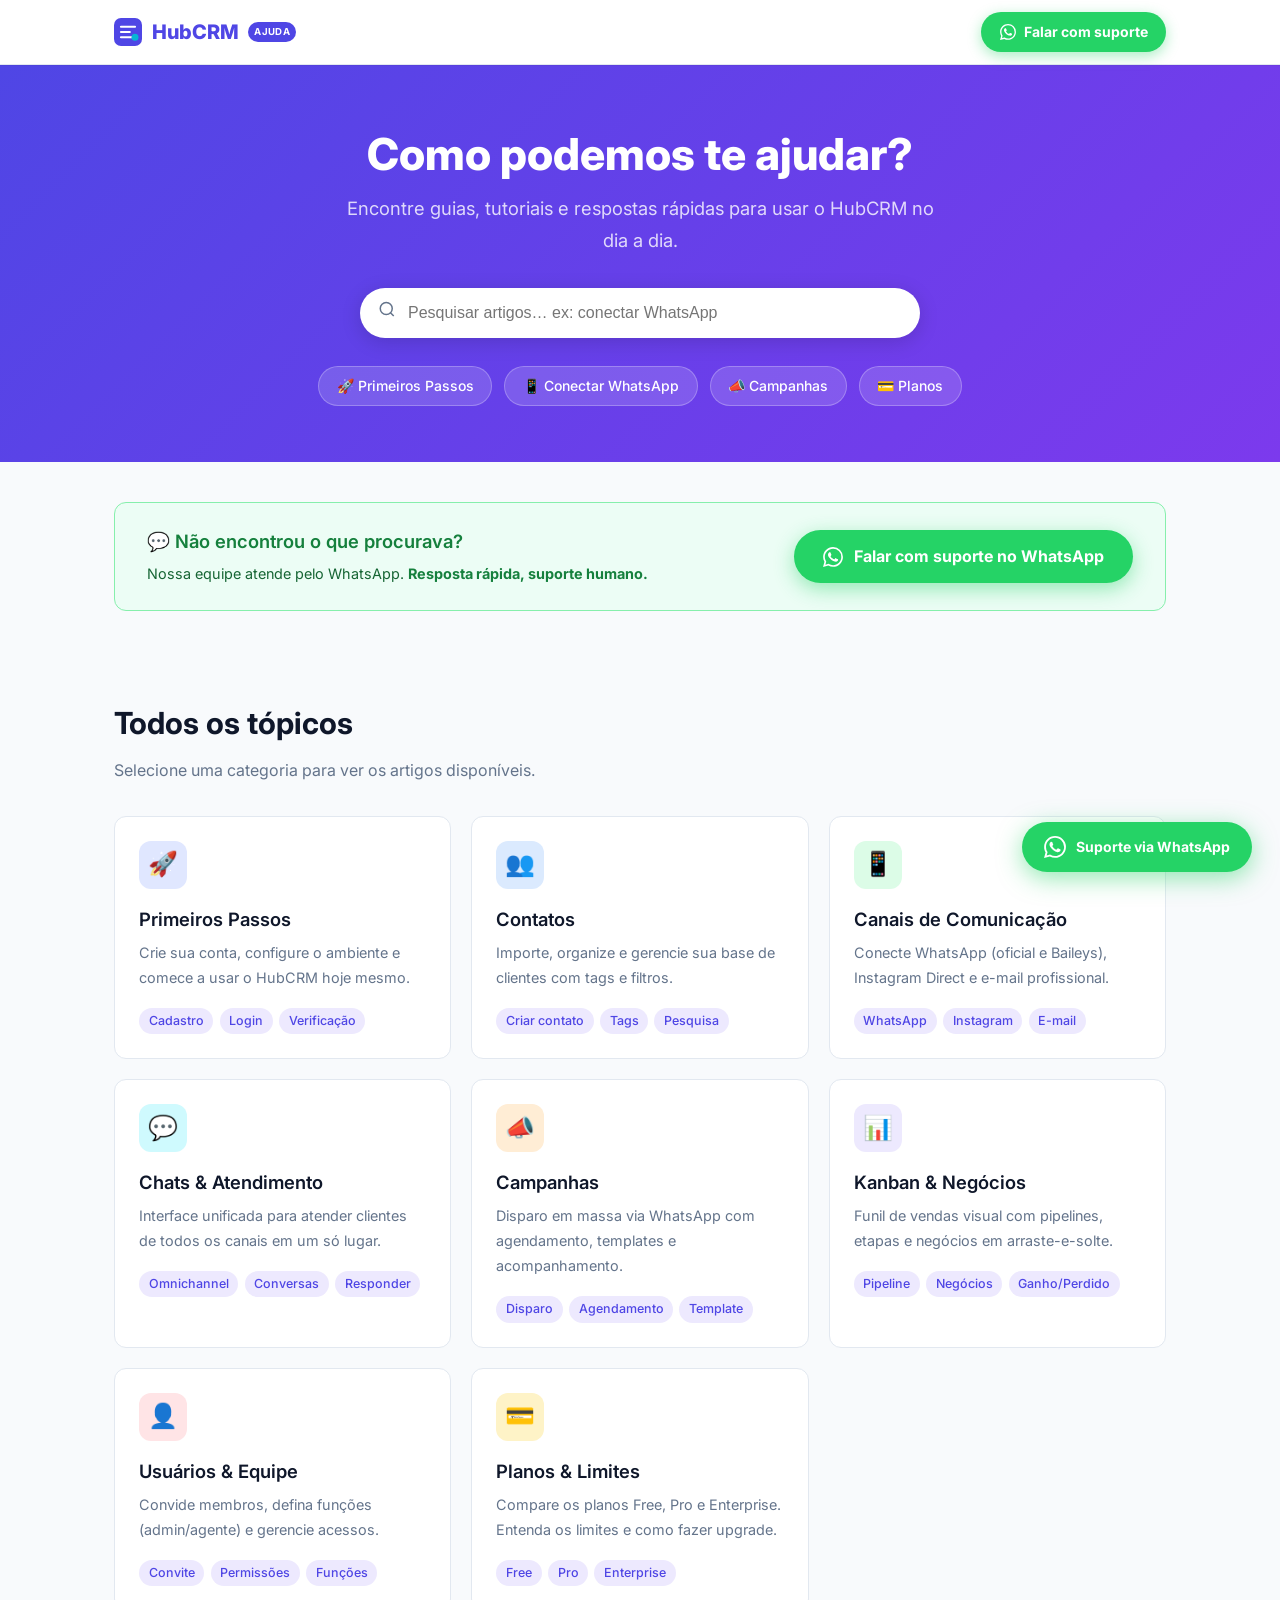
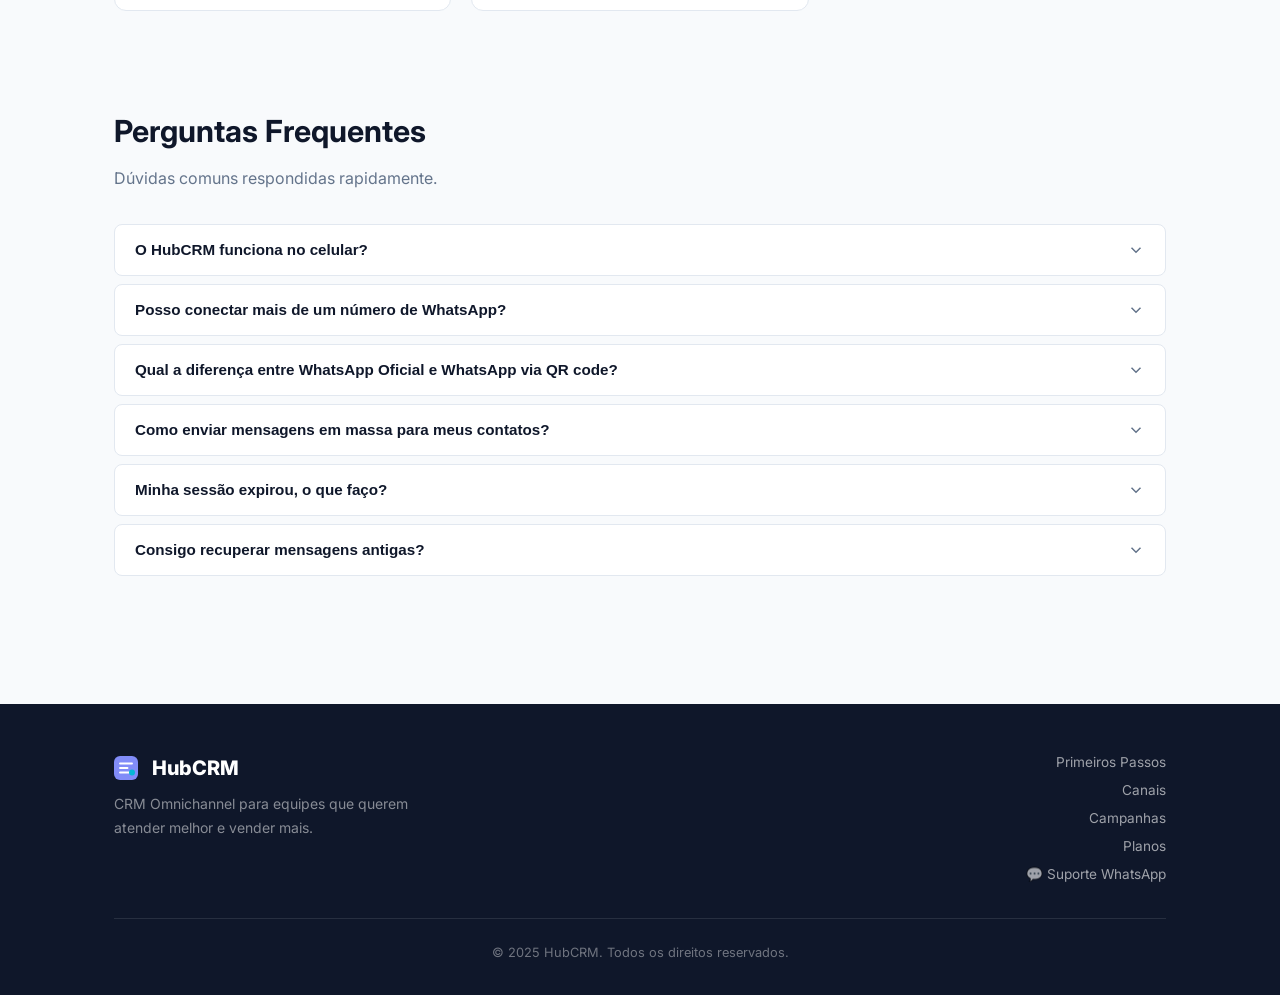
<file: index.html>
<!DOCTYPE html>
<html lang="pt-BR">
<head>
  <meta charset="UTF-8" />
  <meta name="viewport" content="width=device-width, initial-scale=1.0" />
  <title>Central de Ajuda — HubCRM</title>
  <meta name="description" content="Encontre respostas, guias e suporte para o HubCRM. Omnichannel CRM para empresas." />
  <link rel="preconnect" href="https://fonts.googleapis.com" />
  <link rel="preconnect" href="https://fonts.gstatic.com" crossorigin />
  <link href="https://fonts.googleapis.com/css2?family=Inter:wght@400;500;600;700;800&display=swap" rel="stylesheet" />
  <link rel="stylesheet" href="assets/css/style.css" />
  <!-- Favicons -->
  <link rel="icon" type="image/svg+xml" href="assets/img/favicon.svg" />
</head>
<body>

<!-- HEADER -->
<header class="site-header">
  <div class="container">
    <div class="header-inner">
      <a href="index.html" class="logo">
        <svg width="28" height="28" viewBox="0 0 32 32" fill="none">
          <rect width="32" height="32" rx="8" fill="#4f46e5"/>
          <path d="M8 10h16M8 16h10M8 22h13" stroke="white" stroke-width="2.5" stroke-linecap="round"/>
          <circle cx="24" cy="22" r="4" fill="#06b6d4"/>
        </svg>
        HubCRM
        <span class="logo-badge">Ajuda</span>
      </a>
      <nav class="header-nav">
        <a href="https://wa.me/5515991716525?text=Ol%C3%A1%21+Preciso+de+suporte+com+o+HubCRM." 
           target="_blank" rel="noopener"
           class="btn-whatsapp">
          <svg width="16" height="16" viewBox="0 0 24 24" fill="currentColor">
            <path d="M17.472 14.382c-.297-.149-1.758-.867-2.03-.967-.273-.099-.471-.148-.67.15-.197.297-.767.966-.94 1.164-.173.199-.347.223-.644.075-.297-.15-1.255-.463-2.39-1.475-.883-.788-1.48-1.761-1.653-2.059-.173-.297-.018-.458.13-.606.134-.133.298-.347.446-.52.149-.174.198-.298.298-.497.099-.198.05-.371-.025-.52-.075-.149-.669-1.612-.916-2.207-.242-.579-.487-.5-.669-.51-.173-.008-.371-.01-.57-.01-.198 0-.52.074-.792.372-.272.297-1.04 1.016-1.04 2.479 0 1.462 1.065 2.875 1.213 3.074.149.198 2.096 3.2 5.077 4.487.709.306 1.262.489 1.694.625.712.227 1.36.195 1.871.118.571-.085 1.758-.719 2.006-1.413.248-.694.248-1.289.173-1.413-.074-.124-.272-.198-.57-.347m-5.421 7.403h-.004a9.87 9.87 0 01-5.031-1.378l-.361-.214-3.741.982.998-3.648-.235-.374a9.86 9.86 0 01-1.51-5.26c.001-5.45 4.436-9.884 9.888-9.884 2.64 0 5.122 1.03 6.988 2.898a9.825 9.825 0 012.893 6.994c-.003 5.45-4.437 9.884-9.885 9.884m8.413-18.297A11.815 11.815 0 0012.05 0C5.495 0 .16 5.335.157 11.892c0 2.096.547 4.142 1.588 5.945L.057 24l6.305-1.654a11.882 11.882 0 005.683 1.448h.005c6.554 0 11.89-5.335 11.893-11.893a11.821 11.821 0 00-3.48-8.413Z"/>
          </svg>
          Falar com suporte
        </a>
      </nav>
    </div>
  </div>
</header>

<!-- HERO -->
<section class="hero">
  <div class="container">
    <h1>Como podemos te ajudar?</h1>
    <p>Encontre guias, tutoriais e respostas rápidas para usar o HubCRM no dia a dia.</p>

    <!-- SEARCH -->
    <div class="search-wrap">
      <span class="search-icon">
        <svg width="18" height="18" fill="none" stroke="currentColor" stroke-width="2" viewBox="0 0 24 24">
          <circle cx="11" cy="11" r="8"/><path d="m21 21-4.35-4.35"/>
        </svg>
      </span>
      <input id="search-input" type="text" placeholder="Pesquisar artigos… ex: conectar WhatsApp" autocomplete="off" />
    </div>
    <div id="search-results" style="max-width:560px;margin:0 auto;"></div>

    <!-- Quick links -->
    <div class="quick-actions">
      <a href="primeiros-passos.html" class="quick-action-btn">🚀 Primeiros Passos</a>
      <a href="canais.html" class="quick-action-btn">📱 Conectar WhatsApp</a>
      <a href="campanhas.html" class="quick-action-btn">📣 Campanhas</a>
      <a href="planos.html" class="quick-action-btn">💳 Planos</a>
    </div>
  </div>
</section>

<!-- MAIN CONTENT -->
<main>
  <div class="container">

    <!-- SUPORTE WHATSAPP BANNER -->
    <div class="support-banner">
      <div class="support-banner-text">
        <h3>💬 Não encontrou o que procurava?</h3>
        <p>Nossa equipe atende pelo WhatsApp. <strong>Resposta rápida, suporte humano.</strong></p>
      </div>
      <a href="https://wa.me/5515991716525?text=Ol%C3%A1%21+Preciso+de+suporte+com+o+HubCRM."
         target="_blank" rel="noopener"
         class="btn-whatsapp btn-whatsapp-lg">
        <svg width="20" height="20" viewBox="0 0 24 24" fill="currentColor">
          <path d="M17.472 14.382c-.297-.149-1.758-.867-2.03-.967-.273-.099-.471-.148-.67.15-.197.297-.767.966-.94 1.164-.173.199-.347.223-.644.075-.297-.15-1.255-.463-2.39-1.475-.883-.788-1.48-1.761-1.653-2.059-.173-.297-.018-.458.13-.606.134-.133.298-.347.446-.52.149-.174.198-.298.298-.497.099-.198.05-.371-.025-.52-.075-.149-.669-1.612-.916-2.207-.242-.579-.487-.5-.669-.51-.173-.008-.371-.01-.57-.01-.198 0-.52.074-.792.372-.272.297-1.04 1.016-1.04 2.479 0 1.462 1.065 2.875 1.213 3.074.149.198 2.096 3.2 5.077 4.487.709.306 1.262.489 1.694.625.712.227 1.36.195 1.871.118.571-.085 1.758-.719 2.006-1.413.248-.694.248-1.289.173-1.413-.074-.124-.272-.198-.57-.347m-5.421 7.403h-.004a9.87 9.87 0 01-5.031-1.378l-.361-.214-3.741.982.998-3.648-.235-.374a9.86 9.86 0 01-1.51-5.26c.001-5.45 4.436-9.884 9.888-9.884 2.64 0 5.122 1.03 6.988 2.898a9.825 9.825 0 012.893 6.994c-.003 5.45-4.437 9.884-9.885 9.884m8.413-18.297A11.815 11.815 0 0012.05 0C5.495 0 .16 5.335.157 11.892c0 2.096.547 4.142 1.588 5.945L.057 24l6.305-1.654a11.882 11.882 0 005.683 1.448h.005c6.554 0 11.89-5.335 11.893-11.893a11.821 11.821 0 00-3.48-8.413Z"/>
        </svg>
        Falar com suporte no WhatsApp
      </a>
    </div>

    <!-- TOPICS GRID -->
    <section class="section">
      <h2 class="section-title">Todos os tópicos</h2>
      <p class="section-subtitle">Selecione uma categoria para ver os artigos disponíveis.</p>

      <div class="grid-3">

        <a href="primeiros-passos.html" class="topic-card">
          <div class="card-icon ic-indigo">🚀</div>
          <h3>Primeiros Passos</h3>
          <p>Crie sua conta, configure o ambiente e comece a usar o HubCRM hoje mesmo.</p>
          <div class="card-links">
            <span class="card-link-tag">Cadastro</span>
            <span class="card-link-tag">Login</span>
            <span class="card-link-tag">Verificação</span>
          </div>
        </a>

        <a href="contatos.html" class="topic-card">
          <div class="card-icon ic-blue">👥</div>
          <h3>Contatos</h3>
          <p>Importe, organize e gerencie sua base de clientes com tags e filtros.</p>
          <div class="card-links">
            <span class="card-link-tag">Criar contato</span>
            <span class="card-link-tag">Tags</span>
            <span class="card-link-tag">Pesquisa</span>
          </div>
        </a>

        <a href="canais.html" class="topic-card">
          <div class="card-icon ic-green">📱</div>
          <h3>Canais de Comunicação</h3>
          <p>Conecte WhatsApp (oficial e Baileys), Instagram Direct e e-mail profissional.</p>
          <div class="card-links">
            <span class="card-link-tag">WhatsApp</span>
            <span class="card-link-tag">Instagram</span>
            <span class="card-link-tag">E-mail</span>
          </div>
        </a>

        <a href="chats.html" class="topic-card">
          <div class="card-icon ic-cyan">💬</div>
          <h3>Chats & Atendimento</h3>
          <p>Interface unificada para atender clientes de todos os canais em um só lugar.</p>
          <div class="card-links">
            <span class="card-link-tag">Omnichannel</span>
            <span class="card-link-tag">Conversas</span>
            <span class="card-link-tag">Responder</span>
          </div>
        </a>

        <a href="campanhas.html" class="topic-card">
          <div class="card-icon ic-orange">📣</div>
          <h3>Campanhas</h3>
          <p>Disparo em massa via WhatsApp com agendamento, templates e acompanhamento.</p>
          <div class="card-links">
            <span class="card-link-tag">Disparo</span>
            <span class="card-link-tag">Agendamento</span>
            <span class="card-link-tag">Template</span>
          </div>
        </a>

        <a href="kanban.html" class="topic-card">
          <div class="card-icon ic-purple">📊</div>
          <h3>Kanban & Negócios</h3>
          <p>Funil de vendas visual com pipelines, etapas e negócios em arraste-e-solte.</p>
          <div class="card-links">
            <span class="card-link-tag">Pipeline</span>
            <span class="card-link-tag">Negócios</span>
            <span class="card-link-tag">Ganho/Perdido</span>
          </div>
        </a>

        <a href="usuarios.html" class="topic-card">
          <div class="card-icon ic-rose">👤</div>
          <h3>Usuários & Equipe</h3>
          <p>Convide membros, defina funções (admin/agente) e gerencie acessos.</p>
          <div class="card-links">
            <span class="card-link-tag">Convite</span>
            <span class="card-link-tag">Permissões</span>
            <span class="card-link-tag">Funções</span>
          </div>
        </a>

        <a href="planos.html" class="topic-card">
          <div class="card-icon ic-amber">💳</div>
          <h3>Planos & Limites</h3>
          <p>Compare os planos Free, Pro e Enterprise. Entenda os limites e como fazer upgrade.</p>
          <div class="card-links">
            <span class="card-link-tag">Free</span>
            <span class="card-link-tag">Pro</span>
            <span class="card-link-tag">Enterprise</span>
          </div>
        </a>

      </div>
    </section>

    <!-- FAQ GERAL -->
    <section class="section">
      <h2 class="section-title">Perguntas Frequentes</h2>
      <p class="section-subtitle">Dúvidas comuns respondidas rapidamente.</p>

      <div class="faq-list">

        <div class="faq-item">
          <button class="faq-question">
            O HubCRM funciona no celular?
            <svg class="faq-arrow" width="18" height="18" fill="none" stroke="currentColor" stroke-width="2" viewBox="0 0 24 24"><path d="m6 9 6 6 6-6"/></svg>
          </button>
          <div class="faq-answer">
            <div class="faq-answer-inner">
              <p>Sim! O HubCRM é um sistema web responsivo que funciona no navegador do celular (Chrome, Safari). Não é necessário instalar nenhum aplicativo.</p>
            </div>
          </div>
        </div>

        <div class="faq-item">
          <button class="faq-question">
            Posso conectar mais de um número de WhatsApp?
            <svg class="faq-arrow" width="18" height="18" fill="none" stroke="currentColor" stroke-width="2" viewBox="0 0 24 24"><path d="m6 9 6 6 6-6"/></svg>
          </button>
          <div class="faq-answer">
            <div class="faq-answer-inner">
              <p>Depende do seu plano. O plano <strong>Free</strong> permite 1 canal, o <strong>Pro</strong> permite até 3 canais, e o <strong>Enterprise</strong> não tem limite.</p>
              <p>Você pode combinar canais: WhatsApp oficial (Meta), WhatsApp via QR code (Baileys), Instagram Direct e e-mail profissional.</p>
            </div>
          </div>
        </div>

        <div class="faq-item">
          <button class="faq-question">
            Qual a diferença entre WhatsApp Oficial e WhatsApp via QR code?
            <svg class="faq-arrow" width="18" height="18" fill="none" stroke="currentColor" stroke-width="2" viewBox="0 0 24 24"><path d="m6 9 6 6 6-6"/></svg>
          </button>
          <div class="faq-answer">
            <div class="faq-answer-inner">
              <ul>
                <li><strong>WhatsApp Oficial (Meta Cloud API)</strong> — usa a API oficial aprovada pela Meta. Exige conta Business Manager, mas o token não expira. Envio de mensagens requer templates aprovados.</li>
                <li><strong>WhatsApp via QR code (Baileys)</strong> — conecta via QR code, como o WhatsApp Web. Mais simples de configurar, permite texto livre, mas sujeito às políticas de uso da conta.</li>
              </ul>
            </div>
          </div>
        </div>

        <div class="faq-item">
          <button class="faq-question">
            Como enviar mensagens em massa para meus contatos?
            <svg class="faq-arrow" width="18" height="18" fill="none" stroke="currentColor" stroke-width="2" viewBox="0 0 24 24"><path d="m6 9 6 6 6-6"/></svg>
          </button>
          <div class="faq-answer">
            <div class="faq-answer-inner">
              <p>Use o módulo <strong>Campanhas</strong>. Acesse o menu lateral → Campanhas → Nova Campanha, siga o assistente de 5 etapas: escolha o canal, escreva a mensagem (ou selecione template), escolha os contatos, defina o intervalo de envio e agende ou inicie imediatamente.</p>
            </div>
          </div>
        </div>

        <div class="faq-item">
          <button class="faq-question">
            Minha sessão expirou, o que faço?
            <svg class="faq-arrow" width="18" height="18" fill="none" stroke="currentColor" stroke-width="2" viewBox="0 0 24 24"><path d="m6 9 6 6 6-6"/></svg>
          </button>
          <div class="faq-answer">
            <div class="faq-answer-inner">
              <p>As sessões duram 7 dias. Se a sua expirou, basta fazer login novamente com seu e-mail e senha. Se esqueceu a senha, use a opção <strong>"Esqueci minha senha"</strong> na tela de login.</p>
            </div>
          </div>
        </div>

        <div class="faq-item">
          <button class="faq-question">
            Consigo recuperar mensagens antigas?
            <svg class="faq-arrow" width="18" height="18" fill="none" stroke="currentColor" stroke-width="2" viewBox="0 0 24 24"><path d="m6 9 6 6 6-6"/></svg>
          </button>
          <div class="faq-answer">
            <div class="faq-answer-inner">
              <p>Sim. O histórico completo de conversas fica salvo no sistema conforme o limite de armazenamento do seu plano. Abra qualquer contato ou conversa para ver o histórico.</p>
            </div>
          </div>
        </div>

      </div>
    </section>

  </div><!-- /container -->
</main>

<!-- FOOTER -->
<footer class="site-footer">
  <div class="container">
    <div class="footer-inner">
      <div class="footer-brand">
        <a href="index.html" class="logo" style="margin-bottom:.5rem;display:inline-flex;">
          <svg width="24" height="24" viewBox="0 0 32 32" fill="none">
            <rect width="32" height="32" rx="8" fill="#818cf8"/>
            <path d="M8 10h16M8 16h10M8 22h13" stroke="white" stroke-width="2.5" stroke-linecap="round"/>
            <circle cx="24" cy="22" r="4" fill="#06b6d4"/>
          </svg>
          &nbsp;HubCRM
        </a>
        <p>CRM Omnichannel para equipes que querem atender melhor e vender mais.</p>
      </div>
      <div class="footer-links">
        <a href="primeiros-passos.html">Primeiros Passos</a>
        <a href="canais.html">Canais</a>
        <a href="campanhas.html">Campanhas</a>
        <a href="planos.html">Planos</a>
        <a href="https://wa.me/5515991716525?text=Ol%C3%A1%21+Preciso+de+suporte+com+o+HubCRM." target="_blank" rel="noopener">💬 Suporte WhatsApp</a>
      </div>
    </div>
    <div class="footer-bottom">
      &copy; 2025 HubCRM. Todos os direitos reservados.
    </div>
  </div>
</footer>

<script src="assets/js/app.js"></script>
</body>
</html>
</file>
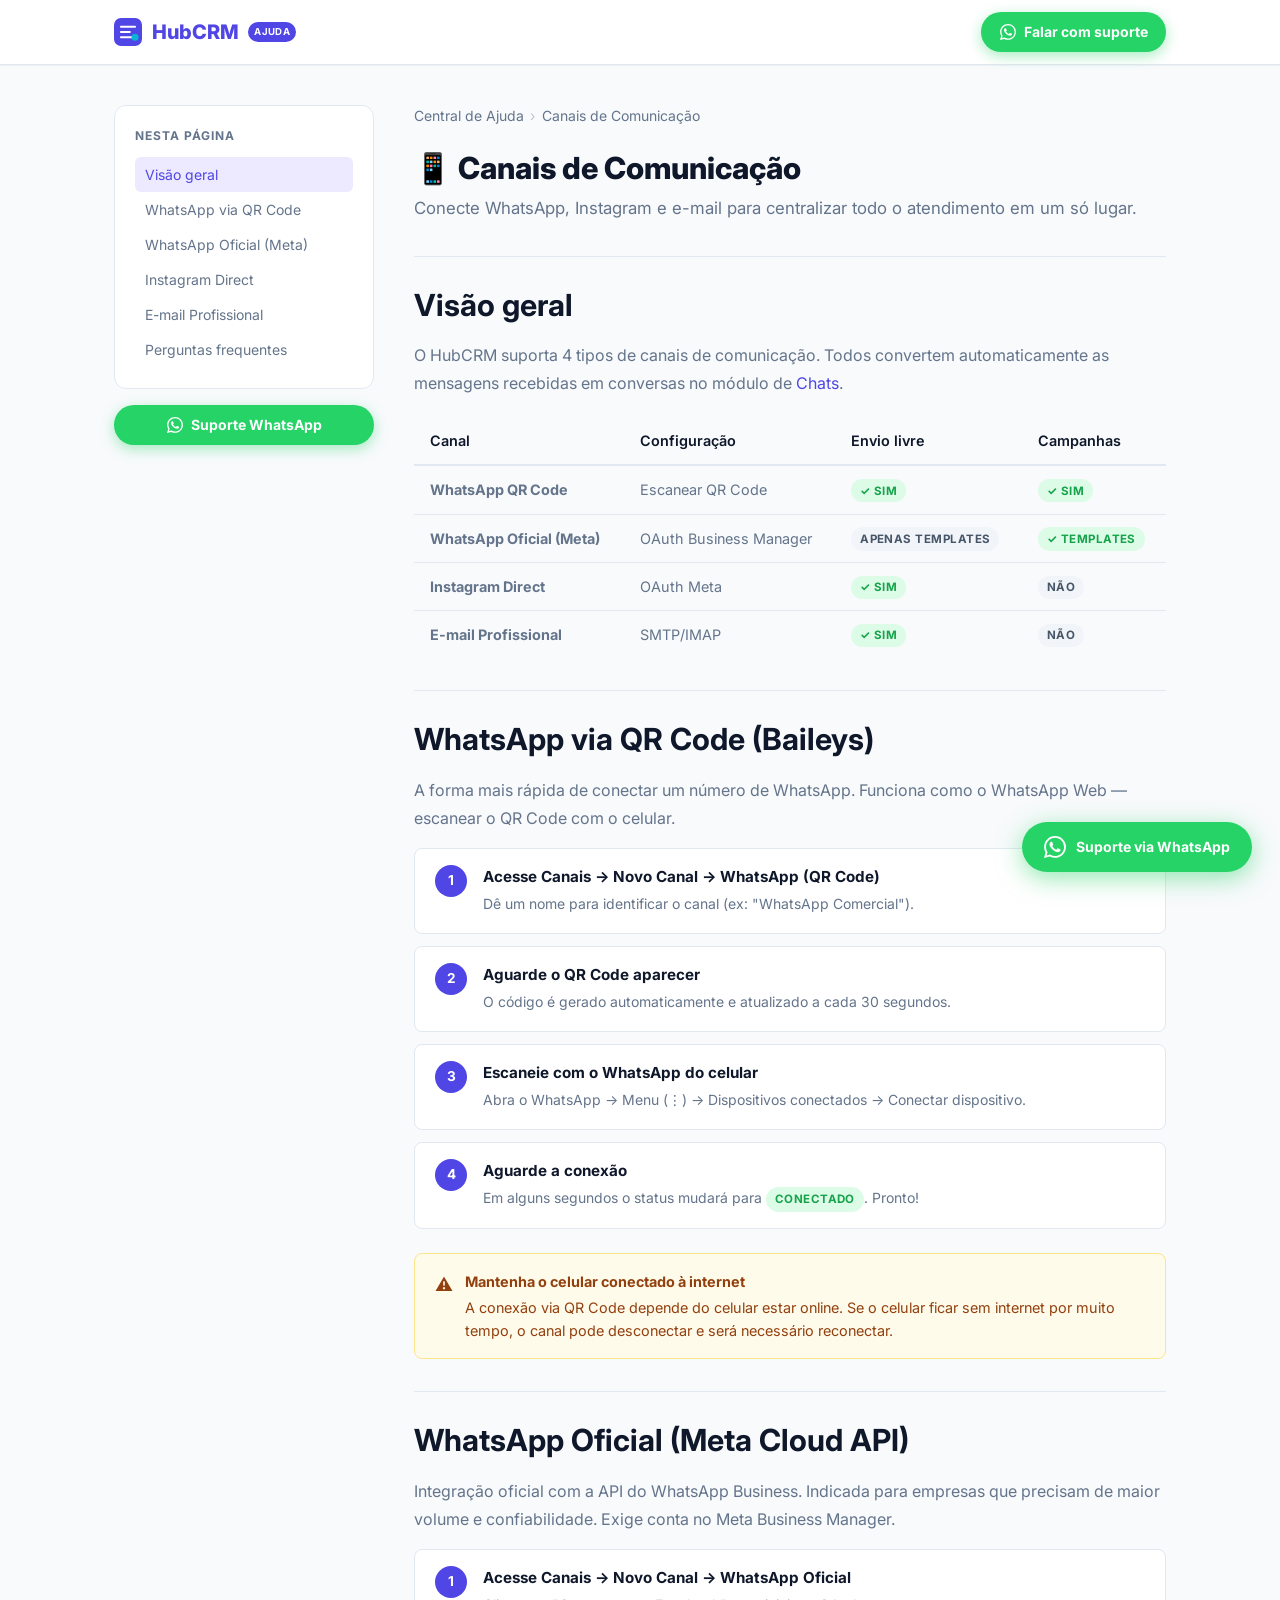
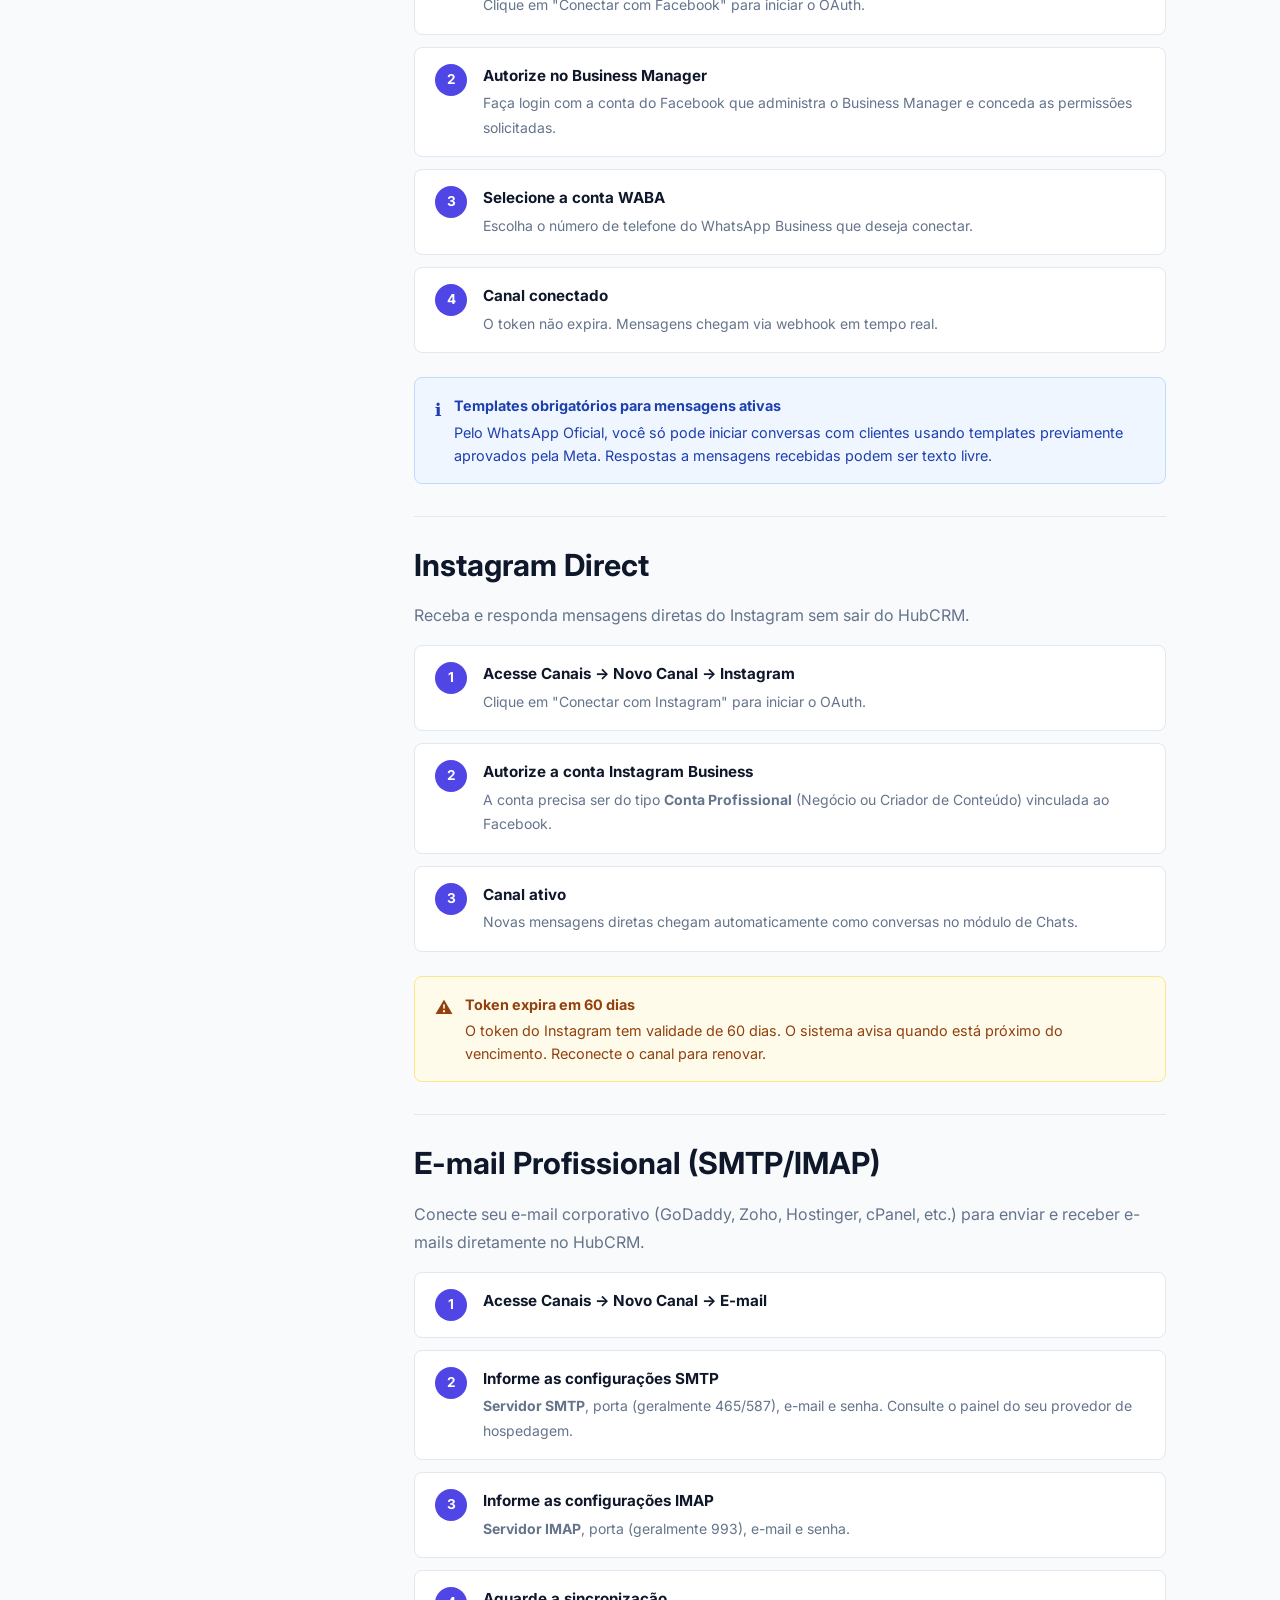
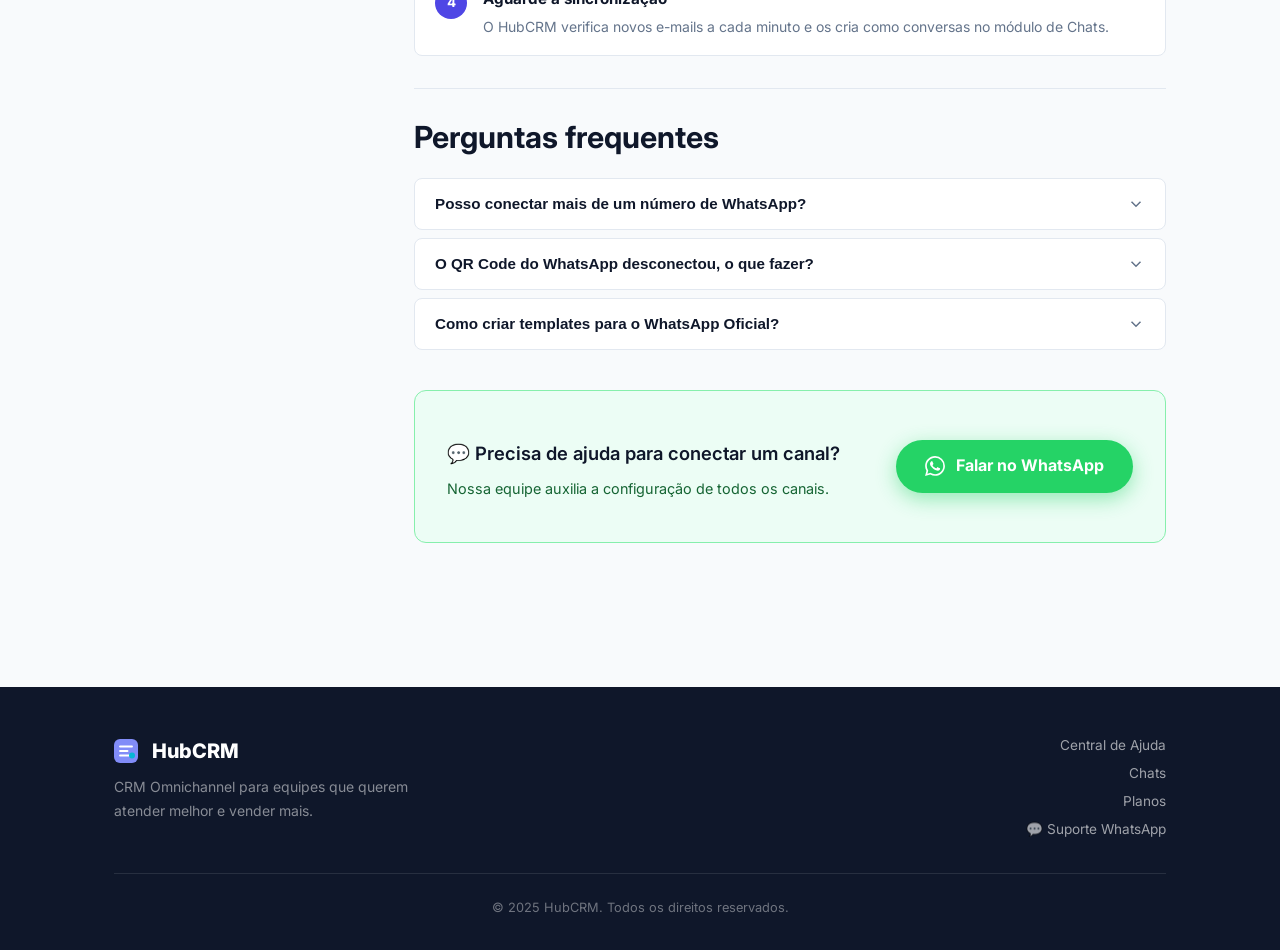
<file: canais.html>
<!DOCTYPE html>
<html lang="pt-BR">
<head>
  <meta charset="UTF-8" />
  <meta name="viewport" content="width=device-width, initial-scale=1.0" />
  <title>Canais de Comunicação — Central de Ajuda HubCRM</title>
  <meta name="description" content="Como conectar WhatsApp Oficial, WhatsApp via QR Code, Instagram Direct e e-mail profissional no HubCRM." />
  <link rel="preconnect" href="https://fonts.googleapis.com" />
  <link rel="preconnect" href="https://fonts.gstatic.com" crossorigin />
  <link href="https://fonts.googleapis.com/css2?family=Inter:wght@400;500;600;700;800&display=swap" rel="stylesheet" />
  <link rel="stylesheet" href="assets/css/style.css" />
</head>
<body>

<header class="site-header">
  <div class="container">
    <div class="header-inner">
      <a href="index.html" class="logo">
        <svg width="28" height="28" viewBox="0 0 32 32" fill="none"><rect width="32" height="32" rx="8" fill="#4f46e5"/><path d="M8 10h16M8 16h10M8 22h13" stroke="white" stroke-width="2.5" stroke-linecap="round"/><circle cx="24" cy="22" r="4" fill="#06b6d4"/></svg>
        HubCRM <span class="logo-badge">Ajuda</span>
      </a>
      <nav class="header-nav">
        <a href="https://wa.me/5515991716525?text=Ol%C3%A1%21+Preciso+de+suporte+com+o+HubCRM." target="_blank" rel="noopener" class="btn-whatsapp">
          <svg width="16" height="16" viewBox="0 0 24 24" fill="currentColor"><path d="M17.472 14.382c-.297-.149-1.758-.867-2.03-.967-.273-.099-.471-.148-.67.15-.197.297-.767.966-.94 1.164-.173.199-.347.223-.644.075-.297-.15-1.255-.463-2.39-1.475-.883-.788-1.48-1.761-1.653-2.059-.173-.297-.018-.458.13-.606.134-.133.298-.347.446-.52.149-.174.198-.298.298-.497.099-.198.05-.371-.025-.52-.075-.149-.669-1.612-.916-2.207-.242-.579-.487-.5-.669-.51-.173-.008-.371-.01-.57-.01-.198 0-.52.074-.792.372-.272.297-1.04 1.016-1.04 2.479 0 1.462 1.065 2.875 1.213 3.074.149.198 2.096 3.2 5.077 4.487.709.306 1.262.489 1.694.625.712.227 1.36.195 1.871.118.571-.085 1.758-.719 2.006-1.413.248-.694.248-1.289.173-1.413-.074-.124-.272-.198-.57-.347m-5.421 7.403h-.004a9.87 9.87 0 01-5.031-1.378l-.361-.214-3.741.982.998-3.648-.235-.374a9.86 9.86 0 01-1.51-5.26c.001-5.45 4.436-9.884 9.888-9.884 2.64 0 5.122 1.03 6.988 2.898a9.825 9.825 0 012.893 6.994c-.003 5.45-4.437 9.884-9.885 9.884m8.413-18.297A11.815 11.815 0 0012.05 0C5.495 0 .16 5.335.157 11.892c0 2.096.547 4.142 1.588 5.945L.057 24l6.305-1.654a11.882 11.882 0 005.683 1.448h.005c6.554 0 11.89-5.335 11.893-11.893a11.821 11.821 0 00-3.48-8.413Z"/></svg>
          Falar com suporte
        </a>
      </nav>
    </div>
  </div>
</header>

<main>
  <div class="container">
    <div class="page-layout">
      <aside class="page-sidebar">
        <nav class="sidebar-nav">
          <h4>Nesta página</h4>
          <ul>
            <li><a href="#visao-geral">Visão geral</a></li>
            <li><a href="#whatsapp-qr">WhatsApp via QR Code</a></li>
            <li><a href="#whatsapp-meta">WhatsApp Oficial (Meta)</a></li>
            <li><a href="#instagram">Instagram Direct</a></li>
            <li><a href="#email">E-mail Profissional</a></li>
            <li><a href="#faq">Perguntas frequentes</a></li>
          </ul>
        </nav>
        <div class="sidebar-whatsapp">
          <a href="https://wa.me/5515991716525?text=Ol%C3%A1%21+Preciso+de+suporte+com+o+HubCRM." target="_blank" rel="noopener" class="btn-whatsapp" style="width:100%;justify-content:center;">
            <svg width="16" height="16" viewBox="0 0 24 24" fill="currentColor"><path d="M17.472 14.382c-.297-.149-1.758-.867-2.03-.967-.273-.099-.471-.148-.67.15-.197.297-.767.966-.94 1.164-.173.199-.347.223-.644.075-.297-.15-1.255-.463-2.39-1.475-.883-.788-1.48-1.761-1.653-2.059-.173-.297-.018-.458.13-.606.134-.133.298-.347.446-.52.149-.174.198-.298.298-.497.099-.198.05-.371-.025-.52-.075-.149-.669-1.612-.916-2.207-.242-.579-.487-.5-.669-.51-.173-.008-.371-.01-.57-.01-.198 0-.52.074-.792.372-.272.297-1.04 1.016-1.04 2.479 0 1.462 1.065 2.875 1.213 3.074.149.198 2.096 3.2 5.077 4.487.709.306 1.262.489 1.694.625.712.227 1.36.195 1.871.118.571-.085 1.758-.719 2.006-1.413.248-.694.248-1.289.173-1.413-.074-.124-.272-.198-.57-.347m-5.421 7.403h-.004a9.87 9.87 0 01-5.031-1.378l-.361-.214-3.741.982.998-3.648-.235-.374a9.86 9.86 0 01-1.51-5.26c.001-5.45 4.436-9.884 9.888-9.884 2.64 0 5.122 1.03 6.988 2.898a9.825 9.825 0 012.893 6.994c-.003 5.45-4.437 9.884-9.885 9.884m8.413-18.297A11.815 11.815 0 0012.05 0C5.495 0 .16 5.335.157 11.892c0 2.096.547 4.142 1.588 5.945L.057 24l6.305-1.654a11.882 11.882 0 005.683 1.448h.005c6.554 0 11.89-5.335 11.893-11.893a11.821 11.821 0 00-3.48-8.413Z"/></svg>
            Suporte WhatsApp
          </a>
        </div>
      </aside>

      <div class="article-content">
        <div class="breadcrumb">
          <a href="index.html">Central de Ajuda</a>
          <span class="breadcrumb-sep">›</span>
          <span>Canais de Comunicação</span>
        </div>

        <h1 style="font-size:1.9rem;margin-bottom:.5rem;">📱 Canais de Comunicação</h1>
        <p style="font-size:1.05rem;margin-bottom:2rem;">Conecte WhatsApp, Instagram e e-mail para centralizar todo o atendimento em um só lugar.</p>

        <h2 id="visao-geral" data-section>Visão geral</h2>
        <p>O HubCRM suporta 4 tipos de canais de comunicação. Todos convertem automaticamente as mensagens recebidas em conversas no módulo de <a href="chats.html">Chats</a>.</p>

        <div class="table-wrap">
          <table>
            <thead>
              <tr>
                <th>Canal</th>
                <th>Configuração</th>
                <th>Envio livre</th>
                <th>Campanhas</th>
              </tr>
            </thead>
            <tbody>
              <tr>
                <td><strong>WhatsApp QR Code</strong></td>
                <td>Escanear QR Code</td>
                <td><span class="badge badge-green">✓ Sim</span></td>
                <td><span class="badge badge-green">✓ Sim</span></td>
              </tr>
              <tr>
                <td><strong>WhatsApp Oficial (Meta)</strong></td>
                <td>OAuth Business Manager</td>
                <td><span class="badge badge-free">Apenas templates</span></td>
                <td><span class="badge badge-green">✓ Templates</span></td>
              </tr>
              <tr>
                <td><strong>Instagram Direct</strong></td>
                <td>OAuth Meta</td>
                <td><span class="badge badge-green">✓ Sim</span></td>
                <td><span class="badge badge-free">Não</span></td>
              </tr>
              <tr>
                <td><strong>E-mail Profissional</strong></td>
                <td>SMTP/IMAP</td>
                <td><span class="badge badge-green">✓ Sim</span></td>
                <td><span class="badge badge-free">Não</span></td>
              </tr>
            </tbody>
          </table>
        </div>

        <h2 id="whatsapp-qr" data-section>WhatsApp via QR Code (Baileys)</h2>
        <p>A forma mais rápida de conectar um número de WhatsApp. Funciona como o WhatsApp Web — escanear o QR Code com o celular.</p>

        <div class="steps">
          <div class="step">
            <div class="step-num">1</div>
            <div class="step-content">
              <h4>Acesse Canais → Novo Canal → WhatsApp (QR Code)</h4>
              <p>Dê um nome para identificar o canal (ex: "WhatsApp Comercial").</p>
            </div>
          </div>
          <div class="step">
            <div class="step-num">2</div>
            <div class="step-content">
              <h4>Aguarde o QR Code aparecer</h4>
              <p>O código é gerado automaticamente e atualizado a cada 30 segundos.</p>
            </div>
          </div>
          <div class="step">
            <div class="step-num">3</div>
            <div class="step-content">
              <h4>Escaneie com o WhatsApp do celular</h4>
              <p>Abra o WhatsApp → Menu (⋮) → Dispositivos conectados → Conectar dispositivo.</p>
            </div>
          </div>
          <div class="step">
            <div class="step-num">4</div>
            <div class="step-content">
              <h4>Aguarde a conexão</h4>
              <p>Em alguns segundos o status mudará para <span class="badge badge-green">Conectado</span>. Pronto!</p>
            </div>
          </div>
        </div>

        <div class="callout callout-warning">
          <span class="callout-icon">⚠️</span>
          <div class="callout-body">
            <strong>Mantenha o celular conectado à internet</strong>
            A conexão via QR Code depende do celular estar online. Se o celular ficar sem internet por muito tempo, o canal pode desconectar e será necessário reconectar.
          </div>
        </div>

        <h2 id="whatsapp-meta" data-section>WhatsApp Oficial (Meta Cloud API)</h2>
        <p>Integração oficial com a API do WhatsApp Business. Indicada para empresas que precisam de maior volume e confiabilidade. Exige conta no Meta Business Manager.</p>

        <div class="steps">
          <div class="step">
            <div class="step-num">1</div>
            <div class="step-content">
              <h4>Acesse Canais → Novo Canal → WhatsApp Oficial</h4>
              <p>Clique em "Conectar com Facebook" para iniciar o OAuth.</p>
            </div>
          </div>
          <div class="step">
            <div class="step-num">2</div>
            <div class="step-content">
              <h4>Autorize no Business Manager</h4>
              <p>Faça login com a conta do Facebook que administra o Business Manager e conceda as permissões solicitadas.</p>
            </div>
          </div>
          <div class="step">
            <div class="step-num">3</div>
            <div class="step-content">
              <h4>Selecione a conta WABA</h4>
              <p>Escolha o número de telefone do WhatsApp Business que deseja conectar.</p>
            </div>
          </div>
          <div class="step">
            <div class="step-num">4</div>
            <div class="step-content">
              <h4>Canal conectado</h4>
              <p>O token não expira. Mensagens chegam via webhook em tempo real.</p>
            </div>
          </div>
        </div>

        <div class="callout callout-info">
          <span class="callout-icon">ℹ️</span>
          <div class="callout-body">
            <strong>Templates obrigatórios para mensagens ativas</strong>
            Pelo WhatsApp Oficial, você só pode iniciar conversas com clientes usando templates previamente aprovados pela Meta. Respostas a mensagens recebidas podem ser texto livre.
          </div>
        </div>

        <h2 id="instagram" data-section>Instagram Direct</h2>
        <p>Receba e responda mensagens diretas do Instagram sem sair do HubCRM.</p>

        <div class="steps">
          <div class="step">
            <div class="step-num">1</div>
            <div class="step-content">
              <h4>Acesse Canais → Novo Canal → Instagram</h4>
              <p>Clique em "Conectar com Instagram" para iniciar o OAuth.</p>
            </div>
          </div>
          <div class="step">
            <div class="step-num">2</div>
            <div class="step-content">
              <h4>Autorize a conta Instagram Business</h4>
              <p>A conta precisa ser do tipo <strong>Conta Profissional</strong> (Negócio ou Criador de Conteúdo) vinculada ao Facebook.</p>
            </div>
          </div>
          <div class="step">
            <div class="step-num">3</div>
            <div class="step-content">
              <h4>Canal ativo</h4>
              <p>Novas mensagens diretas chegam automaticamente como conversas no módulo de Chats.</p>
            </div>
          </div>
        </div>

        <div class="callout callout-warning">
          <span class="callout-icon">⚠️</span>
          <div class="callout-body">
            <strong>Token expira em 60 dias</strong>
            O token do Instagram tem validade de 60 dias. O sistema avisa quando está próximo do vencimento. Reconecte o canal para renovar.
          </div>
        </div>

        <h2 id="email" data-section>E-mail Profissional (SMTP/IMAP)</h2>
        <p>Conecte seu e-mail corporativo (GoDaddy, Zoho, Hostinger, cPanel, etc.) para enviar e receber e-mails diretamente no HubCRM.</p>

        <div class="steps">
          <div class="step">
            <div class="step-num">1</div>
            <div class="step-content">
              <h4>Acesse Canais → Novo Canal → E-mail</h4>
            </div>
          </div>
          <div class="step">
            <div class="step-num">2</div>
            <div class="step-content">
              <h4>Informe as configurações SMTP</h4>
              <p><strong>Servidor SMTP</strong>, porta (geralmente 465/587), e-mail e senha. Consulte o painel do seu provedor de hospedagem.</p>
            </div>
          </div>
          <div class="step">
            <div class="step-num">3</div>
            <div class="step-content">
              <h4>Informe as configurações IMAP</h4>
              <p><strong>Servidor IMAP</strong>, porta (geralmente 993), e-mail e senha.</p>
            </div>
          </div>
          <div class="step">
            <div class="step-num">4</div>
            <div class="step-content">
              <h4>Aguarde a sincronização</h4>
              <p>O HubCRM verifica novos e-mails a cada minuto e os cria como conversas no módulo de Chats.</p>
            </div>
          </div>
        </div>

        <h2 id="faq" data-section>Perguntas frequentes</h2>
        <div class="faq-list">
          <div class="faq-item">
            <button class="faq-question">
              Posso conectar mais de um número de WhatsApp?
              <svg class="faq-arrow" width="18" height="18" fill="none" stroke="currentColor" stroke-width="2" viewBox="0 0 24 24"><path d="m6 9 6 6 6-6"/></svg>
            </button>
            <div class="faq-answer">
              <div class="faq-answer-inner">
                <p>Sim, dentro do limite do seu plano. Free: 1 canal · Pro: até 3 canais · Enterprise: ilimitado. Os canais podem ser de tipos diferentes (ex: 1 WhatsApp QR + 1 Instagram + 1 E-mail).</p>
              </div>
            </div>
          </div>
          <div class="faq-item">
            <button class="faq-question">
              O QR Code do WhatsApp desconectou, o que fazer?
              <svg class="faq-arrow" width="18" height="18" fill="none" stroke="currentColor" stroke-width="2" viewBox="0 0 24 24"><path d="m6 9 6 6 6-6"/></svg>
            </button>
            <div class="faq-answer">
              <div class="faq-answer-inner">
                <p>Acesse <strong>Canais</strong>, clique no canal desconectado e selecione "Reconectar". Um novo QR Code será gerado. Escaneie com o celular normalmente. As conversas e histórico são preservados.</p>
              </div>
            </div>
          </div>
          <div class="faq-item">
            <button class="faq-question">
              Como criar templates para o WhatsApp Oficial?
              <svg class="faq-arrow" width="18" height="18" fill="none" stroke="currentColor" stroke-width="2" viewBox="0 0 24 24"><path d="m6 9 6 6 6-6"/></svg>
            </button>
            <div class="faq-answer">
              <div class="faq-answer-inner">
                <p>Templates são criados e aprovados diretamente no <strong>Meta Business Manager</strong> (business.facebook.com). Após aprovação (geralmente 24–48h), ficam disponíveis para uso nas campanhas e conversas no HubCRM. Entre em contato com nosso suporte para suporte na criação.</p>
              </div>
            </div>
          </div>
        </div>

        <div class="support-banner" style="margin-top:2.5rem;">
          <div class="support-banner-text">
            <h3>💬 Precisa de ajuda para conectar um canal?</h3>
            <p>Nossa equipe auxilia a configuração de todos os canais.</p>
          </div>
          <a href="https://wa.me/5515991716525?text=Ol%C3%A1%21+Preciso+de+ajuda+para+conectar+um+canal+no+HubCRM." target="_blank" rel="noopener" class="btn-whatsapp btn-whatsapp-lg">
            <svg width="20" height="20" viewBox="0 0 24 24" fill="currentColor"><path d="M17.472 14.382c-.297-.149-1.758-.867-2.03-.967-.273-.099-.471-.148-.67.15-.197.297-.767.966-.94 1.164-.173.199-.347.223-.644.075-.297-.15-1.255-.463-2.39-1.475-.883-.788-1.48-1.761-1.653-2.059-.173-.297-.018-.458.13-.606.134-.133.298-.347.446-.52.149-.174.198-.298.298-.497.099-.198.05-.371-.025-.52-.075-.149-.669-1.612-.916-2.207-.242-.579-.487-.5-.669-.51-.173-.008-.371-.01-.57-.01-.198 0-.52.074-.792.372-.272.297-1.04 1.016-1.04 2.479 0 1.462 1.065 2.875 1.213 3.074.149.198 2.096 3.2 5.077 4.487.709.306 1.262.489 1.694.625.712.227 1.36.195 1.871.118.571-.085 1.758-.719 2.006-1.413.248-.694.248-1.289.173-1.413-.074-.124-.272-.198-.57-.347m-5.421 7.403h-.004a9.87 9.87 0 01-5.031-1.378l-.361-.214-3.741.982.998-3.648-.235-.374a9.86 9.86 0 01-1.51-5.26c.001-5.45 4.436-9.884 9.888-9.884 2.64 0 5.122 1.03 6.988 2.898a9.825 9.825 0 012.893 6.994c-.003 5.45-4.437 9.884-9.885 9.884m8.413-18.297A11.815 11.815 0 0012.05 0C5.495 0 .16 5.335.157 11.892c0 2.096.547 4.142 1.588 5.945L.057 24l6.305-1.654a11.882 11.882 0 005.683 1.448h.005c6.554 0 11.89-5.335 11.893-11.893a11.821 11.821 0 00-3.48-8.413Z"/></svg>
            Falar no WhatsApp
          </a>
        </div>
      </div>
    </div>
  </div>
</main>

<footer class="site-footer">
  <div class="container">
    <div class="footer-inner">
      <div class="footer-brand">
        <a href="index.html" class="logo" style="color:white;margin-bottom:.5rem;display:inline-flex;"><svg width="24" height="24" viewBox="0 0 32 32" fill="none"><rect width="32" height="32" rx="8" fill="#818cf8"/><path d="M8 10h16M8 16h10M8 22h13" stroke="white" stroke-width="2.5" stroke-linecap="round"/><circle cx="24" cy="22" r="4" fill="#06b6d4"/></svg>&nbsp;HubCRM</a>
        <p>CRM Omnichannel para equipes que querem atender melhor e vender mais.</p>
      </div>
      <div class="footer-links">
        <a href="index.html">Central de Ajuda</a>
        <a href="chats.html">Chats</a>
        <a href="planos.html">Planos</a>
        <a href="https://wa.me/5515991716525?text=Ol%C3%A1%21+Preciso+de+suporte+com+o+HubCRM." target="_blank" rel="noopener">💬 Suporte WhatsApp</a>
      </div>
    </div>
    <div class="footer-bottom">&copy; 2025 HubCRM. Todos os direitos reservados.</div>
  </div>
</footer>

<script src="assets/js/app.js"></script>
</body>
</html>
</file>
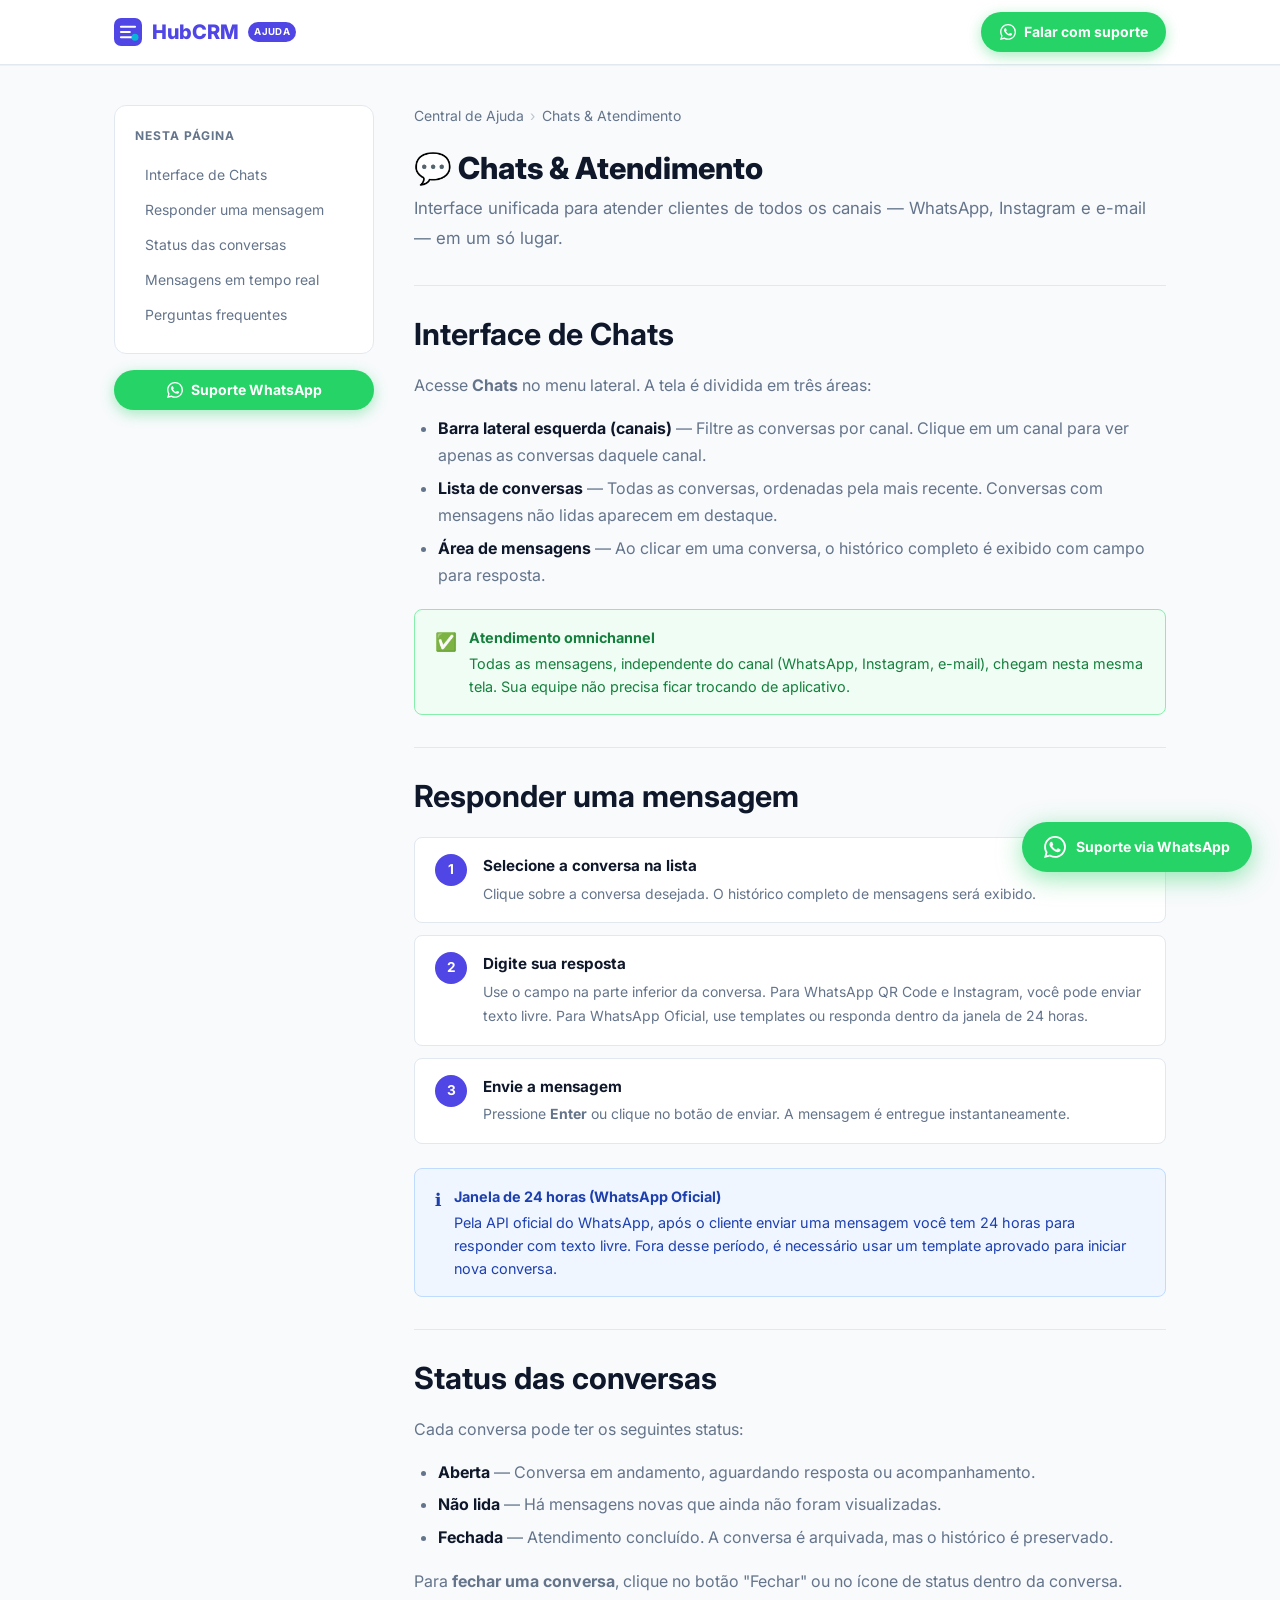
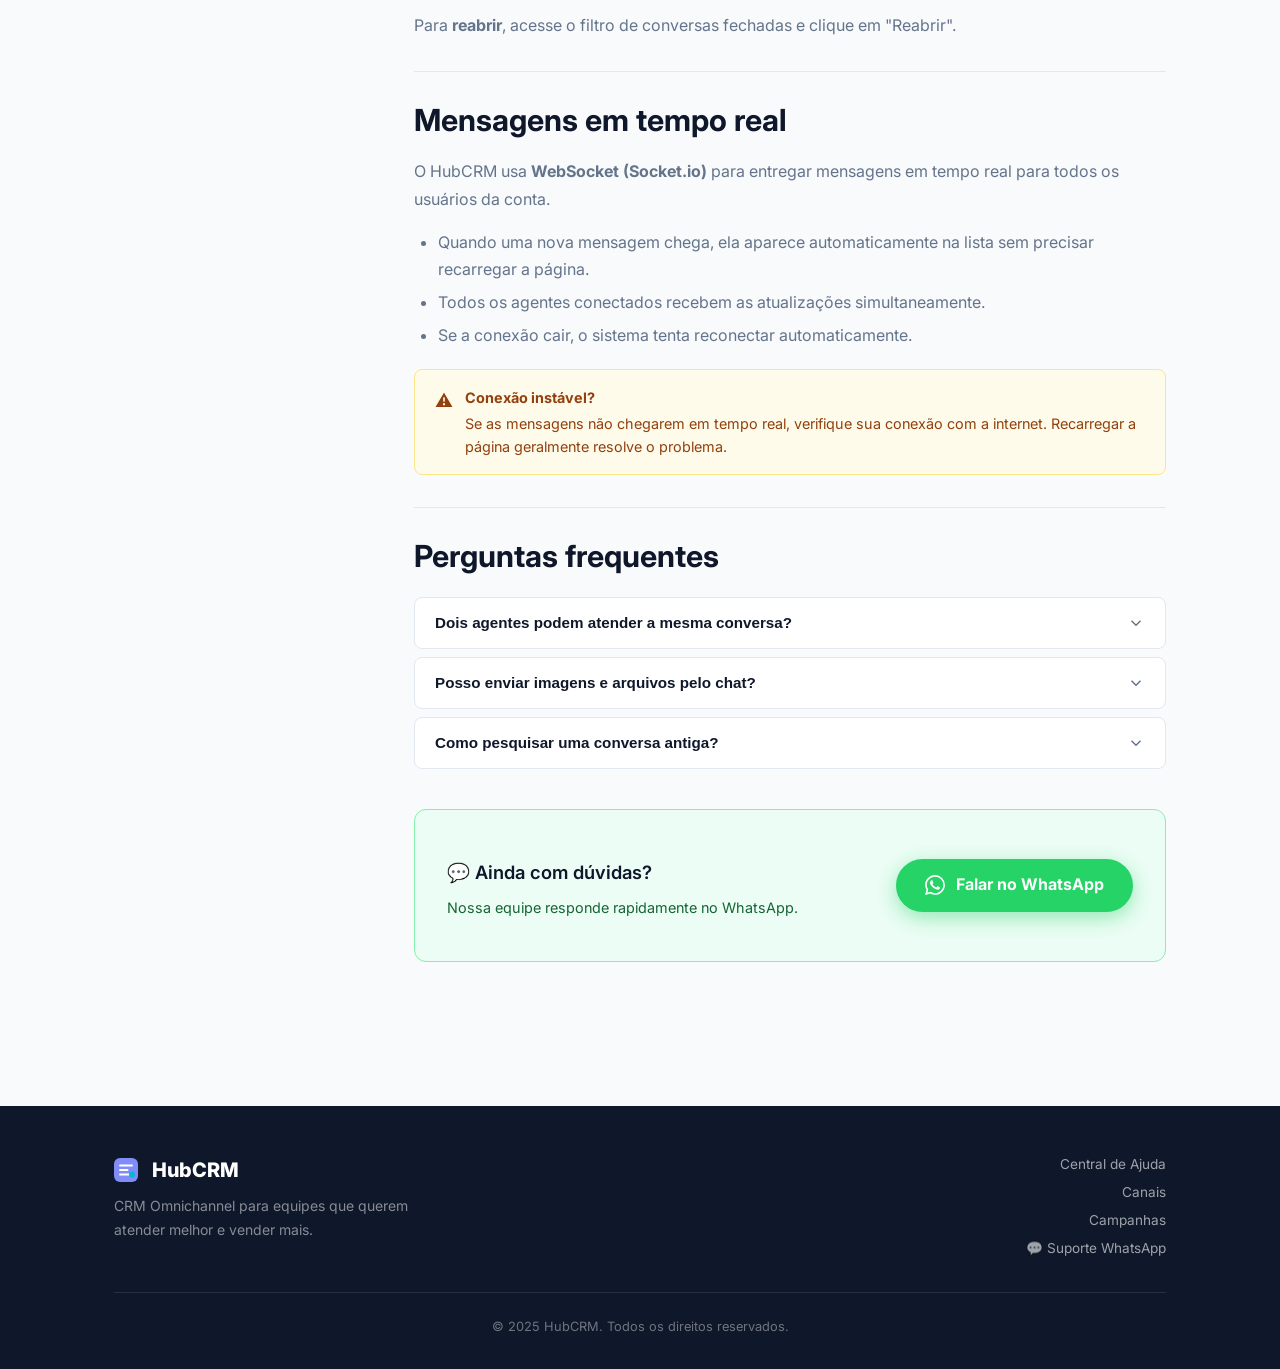
<file: chats.html>
<!DOCTYPE html>
<html lang="pt-BR">
<head>
  <meta charset="UTF-8" />
  <meta name="viewport" content="width=device-width, initial-scale=1.0" />
  <title>Chats & Atendimento — Central de Ajuda HubCRM</title>
  <meta name="description" content="Como usar o módulo de Chats do HubCRM para atender clientes de todos os canais em um só lugar." />
  <link rel="preconnect" href="https://fonts.googleapis.com" />
  <link rel="preconnect" href="https://fonts.gstatic.com" crossorigin />
  <link href="https://fonts.googleapis.com/css2?family=Inter:wght@400;500;600;700;800&display=swap" rel="stylesheet" />
  <link rel="stylesheet" href="assets/css/style.css" />
</head>
<body>

<header class="site-header">
  <div class="container">
    <div class="header-inner">
      <a href="index.html" class="logo">
        <svg width="28" height="28" viewBox="0 0 32 32" fill="none"><rect width="32" height="32" rx="8" fill="#4f46e5"/><path d="M8 10h16M8 16h10M8 22h13" stroke="white" stroke-width="2.5" stroke-linecap="round"/><circle cx="24" cy="22" r="4" fill="#06b6d4"/></svg>
        HubCRM <span class="logo-badge">Ajuda</span>
      </a>
      <nav class="header-nav">
        <a href="https://wa.me/5515991716525?text=Ol%C3%A1%21+Preciso+de+suporte+com+o+HubCRM." target="_blank" rel="noopener" class="btn-whatsapp">
          <svg width="16" height="16" viewBox="0 0 24 24" fill="currentColor"><path d="M17.472 14.382c-.297-.149-1.758-.867-2.03-.967-.273-.099-.471-.148-.67.15-.197.297-.767.966-.94 1.164-.173.199-.347.223-.644.075-.297-.15-1.255-.463-2.39-1.475-.883-.788-1.48-1.761-1.653-2.059-.173-.297-.018-.458.13-.606.134-.133.298-.347.446-.52.149-.174.198-.298.298-.497.099-.198.05-.371-.025-.52-.075-.149-.669-1.612-.916-2.207-.242-.579-.487-.5-.669-.51-.173-.008-.371-.01-.57-.01-.198 0-.52.074-.792.372-.272.297-1.04 1.016-1.04 2.479 0 1.462 1.065 2.875 1.213 3.074.149.198 2.096 3.2 5.077 4.487.709.306 1.262.489 1.694.625.712.227 1.36.195 1.871.118.571-.085 1.758-.719 2.006-1.413.248-.694.248-1.289.173-1.413-.074-.124-.272-.198-.57-.347m-5.421 7.403h-.004a9.87 9.87 0 01-5.031-1.378l-.361-.214-3.741.982.998-3.648-.235-.374a9.86 9.86 0 01-1.51-5.26c.001-5.45 4.436-9.884 9.888-9.884 2.64 0 5.122 1.03 6.988 2.898a9.825 9.825 0 012.893 6.994c-.003 5.45-4.437 9.884-9.885 9.884m8.413-18.297A11.815 11.815 0 0012.05 0C5.495 0 .16 5.335.157 11.892c0 2.096.547 4.142 1.588 5.945L.057 24l6.305-1.654a11.882 11.882 0 005.683 1.448h.005c6.554 0 11.89-5.335 11.893-11.893a11.821 11.821 0 00-3.48-8.413Z"/></svg>
          Falar com suporte
        </a>
      </nav>
    </div>
  </div>
</header>

<main>
  <div class="container">
    <div class="page-layout">
      <aside class="page-sidebar">
        <nav class="sidebar-nav">
          <h4>Nesta página</h4>
          <ul>
            <li><a href="#interface">Interface de Chats</a></li>
            <li><a href="#responder">Responder uma mensagem</a></li>
            <li><a href="#status">Status das conversas</a></li>
            <li><a href="#tempo-real">Mensagens em tempo real</a></li>
            <li><a href="#faq">Perguntas frequentes</a></li>
          </ul>
        </nav>
        <div class="sidebar-whatsapp">
          <a href="https://wa.me/5515991716525?text=Ol%C3%A1%21+Preciso+de+suporte+com+o+HubCRM." target="_blank" rel="noopener" class="btn-whatsapp" style="width:100%;justify-content:center;">
            <svg width="16" height="16" viewBox="0 0 24 24" fill="currentColor"><path d="M17.472 14.382c-.297-.149-1.758-.867-2.03-.967-.273-.099-.471-.148-.67.15-.197.297-.767.966-.94 1.164-.173.199-.347.223-.644.075-.297-.15-1.255-.463-2.39-1.475-.883-.788-1.48-1.761-1.653-2.059-.173-.297-.018-.458.13-.606.134-.133.298-.347.446-.52.149-.174.198-.298.298-.497.099-.198.05-.371-.025-.52-.075-.149-.669-1.612-.916-2.207-.242-.579-.487-.5-.669-.51-.173-.008-.371-.01-.57-.01-.198 0-.52.074-.792.372-.272.297-1.04 1.016-1.04 2.479 0 1.462 1.065 2.875 1.213 3.074.149.198 2.096 3.2 5.077 4.487.709.306 1.262.489 1.694.625.712.227 1.36.195 1.871.118.571-.085 1.758-.719 2.006-1.413.248-.694.248-1.289.173-1.413-.074-.124-.272-.198-.57-.347m-5.421 7.403h-.004a9.87 9.87 0 01-5.031-1.378l-.361-.214-3.741.982.998-3.648-.235-.374a9.86 9.86 0 01-1.51-5.26c.001-5.45 4.436-9.884 9.888-9.884 2.64 0 5.122 1.03 6.988 2.898a9.825 9.825 0 012.893 6.994c-.003 5.45-4.437 9.884-9.885 9.884m8.413-18.297A11.815 11.815 0 0012.05 0C5.495 0 .16 5.335.157 11.892c0 2.096.547 4.142 1.588 5.945L.057 24l6.305-1.654a11.882 11.882 0 005.683 1.448h.005c6.554 0 11.89-5.335 11.893-11.893a11.821 11.821 0 00-3.48-8.413Z"/></svg>
            Suporte WhatsApp
          </a>
        </div>
      </aside>

      <div class="article-content">
        <div class="breadcrumb">
          <a href="index.html">Central de Ajuda</a>
          <span class="breadcrumb-sep">›</span>
          <span>Chats & Atendimento</span>
        </div>

        <h1 style="font-size:1.9rem;margin-bottom:.5rem;">💬 Chats & Atendimento</h1>
        <p style="font-size:1.05rem;margin-bottom:2rem;">Interface unificada para atender clientes de todos os canais — WhatsApp, Instagram e e-mail — em um só lugar.</p>

        <h2 id="interface" data-section>Interface de Chats</h2>
        <p>Acesse <strong>Chats</strong> no menu lateral. A tela é dividida em três áreas:</p>

        <ul>
          <li><strong>Barra lateral esquerda (canais)</strong> — Filtre as conversas por canal. Clique em um canal para ver apenas as conversas daquele canal.</li>
          <li><strong>Lista de conversas</strong> — Todas as conversas, ordenadas pela mais recente. Conversas com mensagens não lidas aparecem em destaque.</li>
          <li><strong>Área de mensagens</strong> — Ao clicar em uma conversa, o histórico completo é exibido com campo para resposta.</li>
        </ul>

        <div class="callout callout-tip">
          <span class="callout-icon">✅</span>
          <div class="callout-body">
            <strong>Atendimento omnichannel</strong>
            Todas as mensagens, independente do canal (WhatsApp, Instagram, e-mail), chegam nesta mesma tela. Sua equipe não precisa ficar trocando de aplicativo.
          </div>
        </div>

        <h2 id="responder" data-section>Responder uma mensagem</h2>

        <div class="steps">
          <div class="step">
            <div class="step-num">1</div>
            <div class="step-content">
              <h4>Selecione a conversa na lista</h4>
              <p>Clique sobre a conversa desejada. O histórico completo de mensagens será exibido.</p>
            </div>
          </div>
          <div class="step">
            <div class="step-num">2</div>
            <div class="step-content">
              <h4>Digite sua resposta</h4>
              <p>Use o campo na parte inferior da conversa. Para WhatsApp QR Code e Instagram, você pode enviar texto livre. Para WhatsApp Oficial, use templates ou responda dentro da janela de 24 horas.</p>
            </div>
          </div>
          <div class="step">
            <div class="step-num">3</div>
            <div class="step-content">
              <h4>Envie a mensagem</h4>
              <p>Pressione <strong>Enter</strong> ou clique no botão de enviar. A mensagem é entregue instantaneamente.</p>
            </div>
          </div>
        </div>

        <div class="callout callout-info">
          <span class="callout-icon">ℹ️</span>
          <div class="callout-body">
            <strong>Janela de 24 horas (WhatsApp Oficial)</strong>
            Pela API oficial do WhatsApp, após o cliente enviar uma mensagem você tem 24 horas para responder com texto livre. Fora desse período, é necessário usar um template aprovado para iniciar nova conversa.
          </div>
        </div>

        <h2 id="status" data-section>Status das conversas</h2>
        <p>Cada conversa pode ter os seguintes status:</p>

        <ul>
          <li><strong>Aberta</strong> — Conversa em andamento, aguardando resposta ou acompanhamento.</li>
          <li><strong>Não lida</strong> — Há mensagens novas que ainda não foram visualizadas.</li>
          <li><strong>Fechada</strong> — Atendimento concluído. A conversa é arquivada, mas o histórico é preservado.</li>
        </ul>

        <p>Para <strong>fechar uma conversa</strong>, clique no botão "Fechar" ou no ícone de status dentro da conversa.</p>
        <p>Para <strong>reabrir</strong>, acesse o filtro de conversas fechadas e clique em "Reabrir".</p>

        <h2 id="tempo-real" data-section>Mensagens em tempo real</h2>
        <p>O HubCRM usa <strong>WebSocket (Socket.io)</strong> para entregar mensagens em tempo real para todos os usuários da conta.</p>

        <ul>
          <li>Quando uma nova mensagem chega, ela aparece automaticamente na lista sem precisar recarregar a página.</li>
          <li>Todos os agentes conectados recebem as atualizações simultaneamente.</li>
          <li>Se a conexão cair, o sistema tenta reconectar automaticamente.</li>
        </ul>

        <div class="callout callout-warning">
          <span class="callout-icon">⚠️</span>
          <div class="callout-body">
            <strong>Conexão instável?</strong>
            Se as mensagens não chegarem em tempo real, verifique sua conexão com a internet. Recarregar a página geralmente resolve o problema.
          </div>
        </div>

        <h2 id="faq" data-section>Perguntas frequentes</h2>
        <div class="faq-list">
          <div class="faq-item">
            <button class="faq-question">
              Dois agentes podem atender a mesma conversa?
              <svg class="faq-arrow" width="18" height="18" fill="none" stroke="currentColor" stroke-width="2" viewBox="0 0 24 24"><path d="m6 9 6 6 6-6"/></svg>
            </button>
            <div class="faq-answer">
              <div class="faq-answer-inner">
                <p>Sim. Todos os agentes da conta veem as mesmas conversas. Recomendamos usar convenções internas de equipe para evitar que dois agentes respondam ao mesmo cliente simultaneamente.</p>
              </div>
            </div>
          </div>
          <div class="faq-item">
            <button class="faq-question">
              Posso enviar imagens e arquivos pelo chat?
              <svg class="faq-arrow" width="18" height="18" fill="none" stroke="currentColor" stroke-width="2" viewBox="0 0 24 24"><path d="m6 9 6 6 6-6"/></svg>
            </button>
            <div class="faq-answer">
              <div class="faq-answer-inner">
                <p>Sim. Clique no ícone de anexo (📎) no campo de mensagem para enviar imagens, documentos, áudios e vídeos. O HubCRM armazena os arquivos em S3 e envia pelo canal correspondente.</p>
              </div>
            </div>
          </div>
          <div class="faq-item">
            <button class="faq-question">
              Como pesquisar uma conversa antiga?
              <svg class="faq-arrow" width="18" height="18" fill="none" stroke="currentColor" stroke-width="2" viewBox="0 0 24 24"><path d="m6 9 6 6 6-6"/></svg>
            </button>
            <div class="faq-answer">
              <div class="faq-answer-inner">
                <p>Use a barra de pesquisa no topo da lista de conversas. Você pode buscar por nome do contato ou número de telefone. Para conversas fechadas, ative o filtro "Mostrar fechadas".</p>
              </div>
            </div>
          </div>
        </div>

        <div class="support-banner" style="margin-top:2.5rem;">
          <div class="support-banner-text">
            <h3>💬 Ainda com dúvidas?</h3>
            <p>Nossa equipe responde rapidamente no WhatsApp.</p>
          </div>
          <a href="https://wa.me/5515991716525?text=Ol%C3%A1%21+Preciso+de+suporte+com+o+HubCRM." target="_blank" rel="noopener" class="btn-whatsapp btn-whatsapp-lg">
            <svg width="20" height="20" viewBox="0 0 24 24" fill="currentColor"><path d="M17.472 14.382c-.297-.149-1.758-.867-2.03-.967-.273-.099-.471-.148-.67.15-.197.297-.767.966-.94 1.164-.173.199-.347.223-.644.075-.297-.15-1.255-.463-2.39-1.475-.883-.788-1.48-1.761-1.653-2.059-.173-.297-.018-.458.13-.606.134-.133.298-.347.446-.52.149-.174.198-.298.298-.497.099-.198.05-.371-.025-.52-.075-.149-.669-1.612-.916-2.207-.242-.579-.487-.5-.669-.51-.173-.008-.371-.01-.57-.01-.198 0-.52.074-.792.372-.272.297-1.04 1.016-1.04 2.479 0 1.462 1.065 2.875 1.213 3.074.149.198 2.096 3.2 5.077 4.487.709.306 1.262.489 1.694.625.712.227 1.36.195 1.871.118.571-.085 1.758-.719 2.006-1.413.248-.694.248-1.289.173-1.413-.074-.124-.272-.198-.57-.347m-5.421 7.403h-.004a9.87 9.87 0 01-5.031-1.378l-.361-.214-3.741.982.998-3.648-.235-.374a9.86 9.86 0 01-1.51-5.26c.001-5.45 4.436-9.884 9.888-9.884 2.64 0 5.122 1.03 6.988 2.898a9.825 9.825 0 012.893 6.994c-.003 5.45-4.437 9.884-9.885 9.884m8.413-18.297A11.815 11.815 0 0012.05 0C5.495 0 .16 5.335.157 11.892c0 2.096.547 4.142 1.588 5.945L.057 24l6.305-1.654a11.882 11.882 0 005.683 1.448h.005c6.554 0 11.89-5.335 11.893-11.893a11.821 11.821 0 00-3.48-8.413Z"/></svg>
            Falar no WhatsApp
          </a>
        </div>
      </div>
    </div>
  </div>
</main>

<footer class="site-footer">
  <div class="container">
    <div class="footer-inner">
      <div class="footer-brand">
        <a href="index.html" class="logo" style="color:white;margin-bottom:.5rem;display:inline-flex;"><svg width="24" height="24" viewBox="0 0 32 32" fill="none"><rect width="32" height="32" rx="8" fill="#818cf8"/><path d="M8 10h16M8 16h10M8 22h13" stroke="white" stroke-width="2.5" stroke-linecap="round"/><circle cx="24" cy="22" r="4" fill="#06b6d4"/></svg>&nbsp;HubCRM</a>
        <p>CRM Omnichannel para equipes que querem atender melhor e vender mais.</p>
      </div>
      <div class="footer-links">
        <a href="index.html">Central de Ajuda</a>
        <a href="canais.html">Canais</a>
        <a href="campanhas.html">Campanhas</a>
        <a href="https://wa.me/5515991716525?text=Ol%C3%A1%21+Preciso+de+suporte+com+o+HubCRM." target="_blank" rel="noopener">💬 Suporte WhatsApp</a>
      </div>
    </div>
    <div class="footer-bottom">&copy; 2025 HubCRM. Todos os direitos reservados.</div>
  </div>
</footer>

<script src="assets/js/app.js"></script>
</body>
</html>
</file>
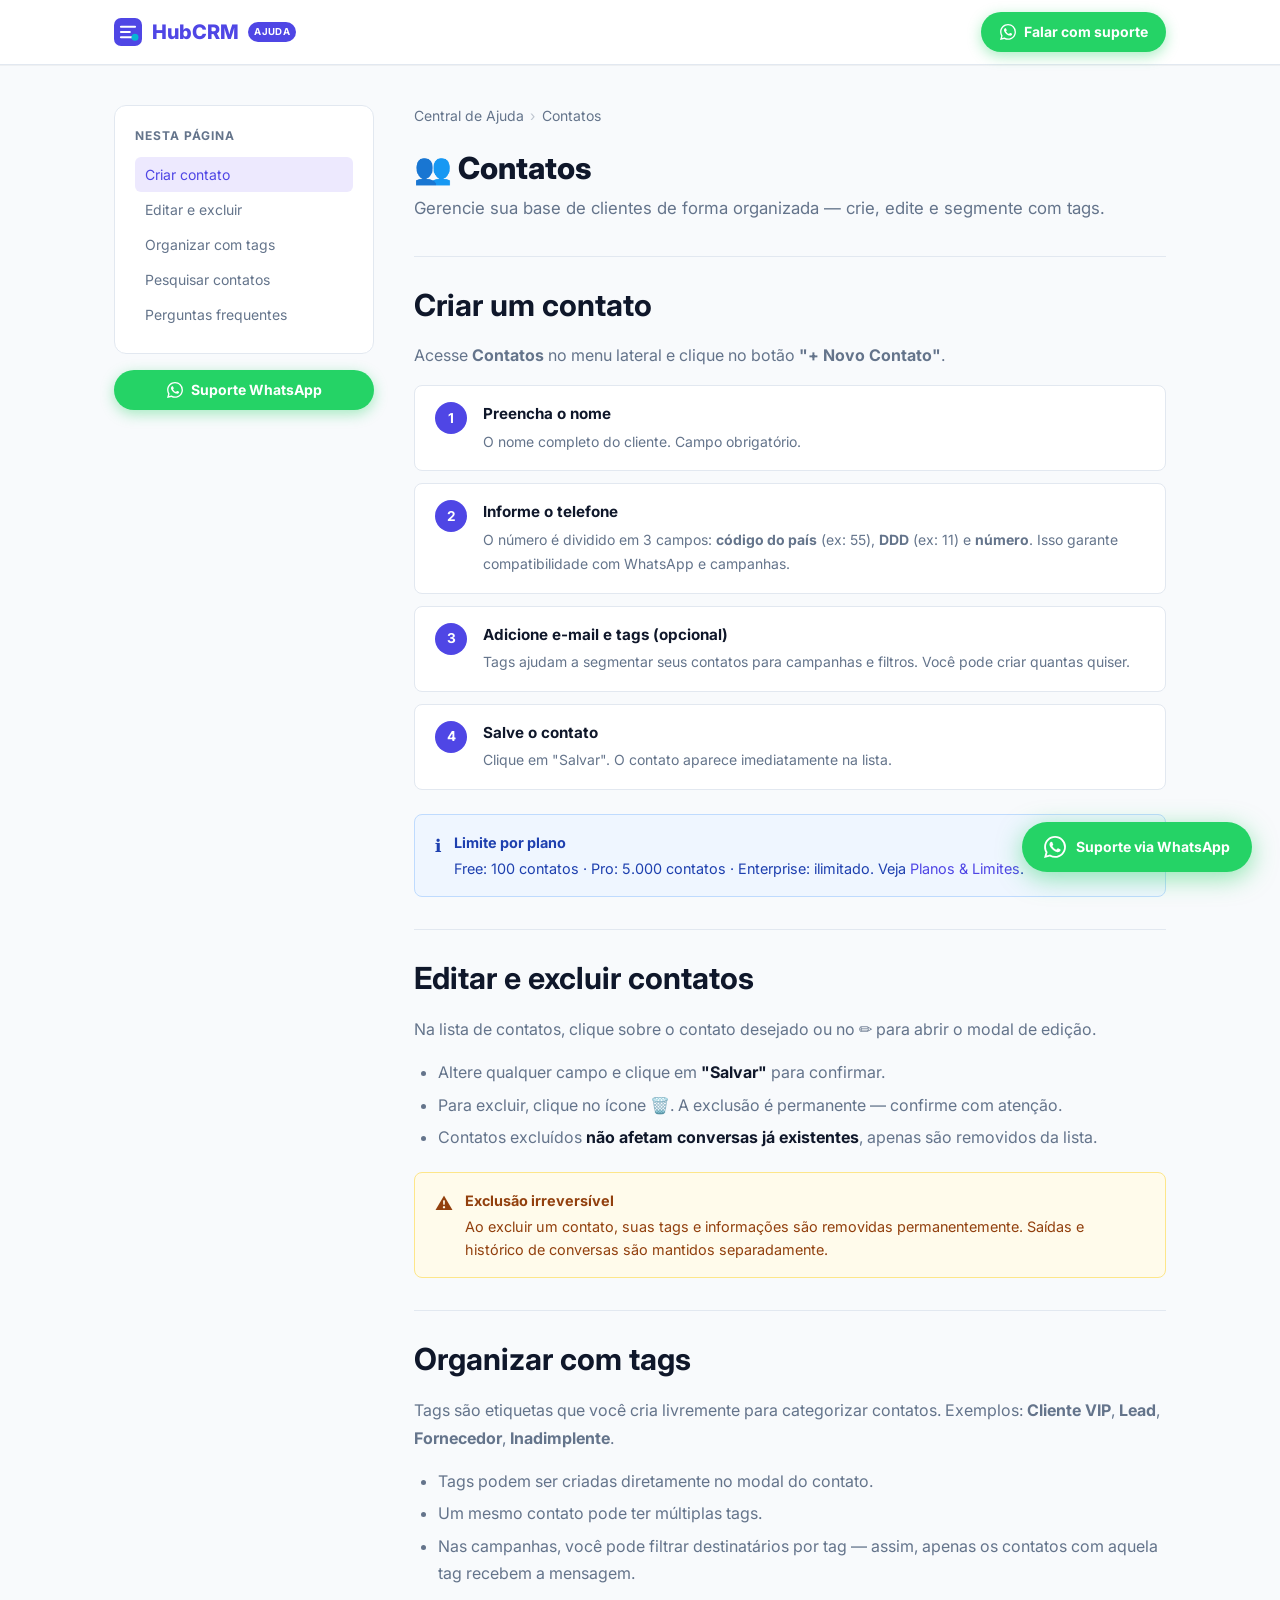
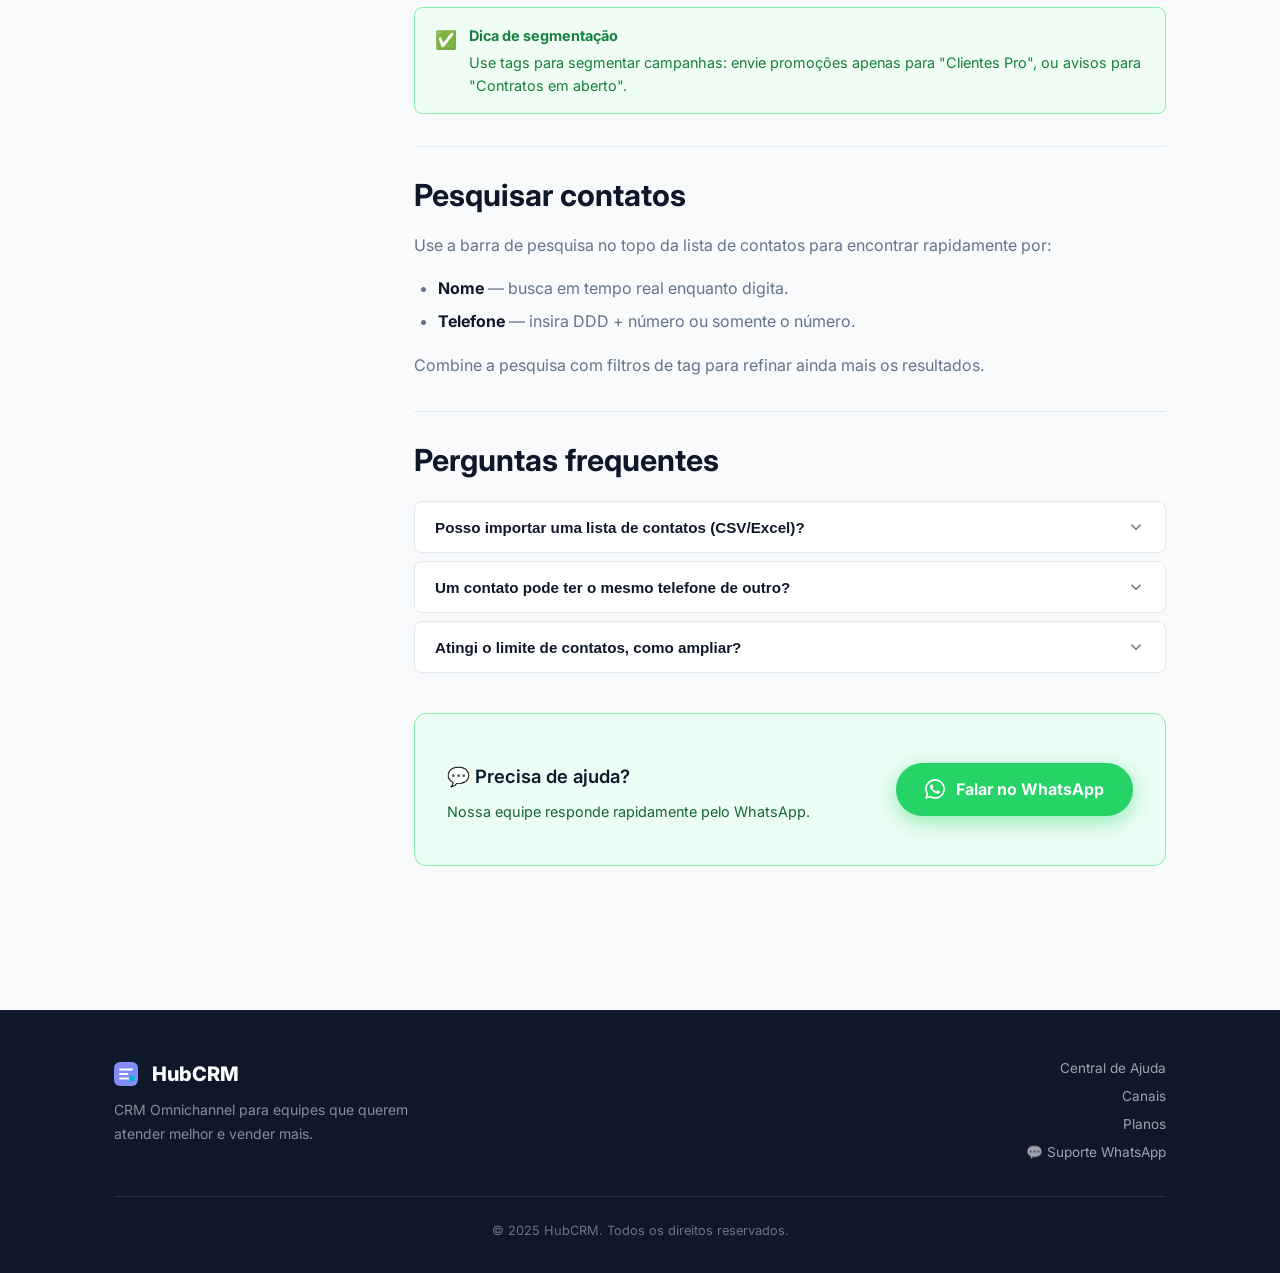
<file: contatos.html>
<!DOCTYPE html>
<html lang="pt-BR">
<head>
  <meta charset="UTF-8" />
  <meta name="viewport" content="width=device-width, initial-scale=1.0" />
  <title>Contatos — Central de Ajuda HubCRM</title>
  <meta name="description" content="Como criar, editar, organizar e buscar contatos no HubCRM com tags e filtros." />
  <link rel="preconnect" href="https://fonts.googleapis.com" />
  <link rel="preconnect" href="https://fonts.gstatic.com" crossorigin />
  <link href="https://fonts.googleapis.com/css2?family=Inter:wght@400;500;600;700;800&display=swap" rel="stylesheet" />
  <link rel="stylesheet" href="assets/css/style.css" />
</head>
<body>

<header class="site-header">
  <div class="container">
    <div class="header-inner">
      <a href="index.html" class="logo">
        <svg width="28" height="28" viewBox="0 0 32 32" fill="none"><rect width="32" height="32" rx="8" fill="#4f46e5"/><path d="M8 10h16M8 16h10M8 22h13" stroke="white" stroke-width="2.5" stroke-linecap="round"/><circle cx="24" cy="22" r="4" fill="#06b6d4"/></svg>
        HubCRM <span class="logo-badge">Ajuda</span>
      </a>
      <nav class="header-nav">
        <a href="https://wa.me/5515991716525?text=Ol%C3%A1%21+Preciso+de+suporte+com+o+HubCRM." target="_blank" rel="noopener" class="btn-whatsapp">
          <svg width="16" height="16" viewBox="0 0 24 24" fill="currentColor"><path d="M17.472 14.382c-.297-.149-1.758-.867-2.03-.967-.273-.099-.471-.148-.67.15-.197.297-.767.966-.94 1.164-.173.199-.347.223-.644.075-.297-.15-1.255-.463-2.39-1.475-.883-.788-1.48-1.761-1.653-2.059-.173-.297-.018-.458.13-.606.134-.133.298-.347.446-.52.149-.174.198-.298.298-.497.099-.198.05-.371-.025-.52-.075-.149-.669-1.612-.916-2.207-.242-.579-.487-.5-.669-.51-.173-.008-.371-.01-.57-.01-.198 0-.52.074-.792.372-.272.297-1.04 1.016-1.04 2.479 0 1.462 1.065 2.875 1.213 3.074.149.198 2.096 3.2 5.077 4.487.709.306 1.262.489 1.694.625.712.227 1.36.195 1.871.118.571-.085 1.758-.719 2.006-1.413.248-.694.248-1.289.173-1.413-.074-.124-.272-.198-.57-.347m-5.421 7.403h-.004a9.87 9.87 0 01-5.031-1.378l-.361-.214-3.741.982.998-3.648-.235-.374a9.86 9.86 0 01-1.51-5.26c.001-5.45 4.436-9.884 9.888-9.884 2.64 0 5.122 1.03 6.988 2.898a9.825 9.825 0 012.893 6.994c-.003 5.45-4.437 9.884-9.885 9.884m8.413-18.297A11.815 11.815 0 0012.05 0C5.495 0 .16 5.335.157 11.892c0 2.096.547 4.142 1.588 5.945L.057 24l6.305-1.654a11.882 11.882 0 005.683 1.448h.005c6.554 0 11.89-5.335 11.893-11.893a11.821 11.821 0 00-3.48-8.413Z"/></svg>
          Falar com suporte
        </a>
      </nav>
    </div>
  </div>
</header>

<main>
  <div class="container">
    <div class="page-layout">
      <aside class="page-sidebar">
        <nav class="sidebar-nav">
          <h4>Nesta página</h4>
          <ul>
            <li><a href="#criar-contato">Criar contato</a></li>
            <li><a href="#editar-contato">Editar e excluir</a></li>
            <li><a href="#tags">Organizar com tags</a></li>
            <li><a href="#pesquisar">Pesquisar contatos</a></li>
            <li><a href="#faq">Perguntas frequentes</a></li>
          </ul>
        </nav>
        <div class="sidebar-whatsapp">
          <a href="https://wa.me/5515991716525?text=Ol%C3%A1%21+Preciso+de+suporte+com+o+HubCRM." target="_blank" rel="noopener" class="btn-whatsapp" style="width:100%;justify-content:center;">
            <svg width="16" height="16" viewBox="0 0 24 24" fill="currentColor"><path d="M17.472 14.382c-.297-.149-1.758-.867-2.03-.967-.273-.099-.471-.148-.67.15-.197.297-.767.966-.94 1.164-.173.199-.347.223-.644.075-.297-.15-1.255-.463-2.39-1.475-.883-.788-1.48-1.761-1.653-2.059-.173-.297-.018-.458.13-.606.134-.133.298-.347.446-.52.149-.174.198-.298.298-.497.099-.198.05-.371-.025-.52-.075-.149-.669-1.612-.916-2.207-.242-.579-.487-.5-.669-.51-.173-.008-.371-.01-.57-.01-.198 0-.52.074-.792.372-.272.297-1.04 1.016-1.04 2.479 0 1.462 1.065 2.875 1.213 3.074.149.198 2.096 3.2 5.077 4.487.709.306 1.262.489 1.694.625.712.227 1.36.195 1.871.118.571-.085 1.758-.719 2.006-1.413.248-.694.248-1.289.173-1.413-.074-.124-.272-.198-.57-.347m-5.421 7.403h-.004a9.87 9.87 0 01-5.031-1.378l-.361-.214-3.741.982.998-3.648-.235-.374a9.86 9.86 0 01-1.51-5.26c.001-5.45 4.436-9.884 9.888-9.884 2.64 0 5.122 1.03 6.988 2.898a9.825 9.825 0 012.893 6.994c-.003 5.45-4.437 9.884-9.885 9.884m8.413-18.297A11.815 11.815 0 0012.05 0C5.495 0 .16 5.335.157 11.892c0 2.096.547 4.142 1.588 5.945L.057 24l6.305-1.654a11.882 11.882 0 005.683 1.448h.005c6.554 0 11.89-5.335 11.893-11.893a11.821 11.821 0 00-3.48-8.413Z"/></svg>
            Suporte WhatsApp
          </a>
        </div>
      </aside>

      <div class="article-content">
        <div class="breadcrumb">
          <a href="index.html">Central de Ajuda</a>
          <span class="breadcrumb-sep">›</span>
          <span>Contatos</span>
        </div>

        <h1 style="font-size:1.9rem;margin-bottom:.5rem;">👥 Contatos</h1>
        <p style="font-size:1.05rem;margin-bottom:2rem;">Gerencie sua base de clientes de forma organizada — crie, edite e segmente com tags.</p>

        <h2 id="criar-contato" data-section>Criar um contato</h2>
        <p>Acesse <strong>Contatos</strong> no menu lateral e clique no botão <strong>"+ Novo Contato"</strong>.</p>

        <div class="steps">
          <div class="step">
            <div class="step-num">1</div>
            <div class="step-content">
              <h4>Preencha o nome</h4>
              <p>O nome completo do cliente. Campo obrigatório.</p>
            </div>
          </div>
          <div class="step">
            <div class="step-num">2</div>
            <div class="step-content">
              <h4>Informe o telefone</h4>
              <p>O número é dividido em 3 campos: <strong>código do país</strong> (ex: 55), <strong>DDD</strong> (ex: 11) e <strong>número</strong>. Isso garante compatibilidade com WhatsApp e campanhas.</p>
            </div>
          </div>
          <div class="step">
            <div class="step-num">3</div>
            <div class="step-content">
              <h4>Adicione e-mail e tags (opcional)</h4>
              <p>Tags ajudam a segmentar seus contatos para campanhas e filtros. Você pode criar quantas quiser.</p>
            </div>
          </div>
          <div class="step">
            <div class="step-num">4</div>
            <div class="step-content">
              <h4>Salve o contato</h4>
              <p>Clique em "Salvar". O contato aparece imediatamente na lista.</p>
            </div>
          </div>
        </div>

        <div class="callout callout-info">
          <span class="callout-icon">ℹ️</span>
          <div class="callout-body">
            <strong>Limite por plano</strong>
            Free: 100 contatos · Pro: 5.000 contatos · Enterprise: ilimitado. Veja <a href="planos.html">Planos & Limites</a>.
          </div>
        </div>

        <h2 id="editar-contato" data-section>Editar e excluir contatos</h2>
        <p>Na lista de contatos, clique sobre o contato desejado ou no ✏️ para abrir o modal de edição.</p>
        <ul>
          <li>Altere qualquer campo e clique em <strong>"Salvar"</strong> para confirmar.</li>
          <li>Para excluir, clique no ícone 🗑️. A exclusão é permanente — confirme com atenção.</li>
          <li>Contatos excluídos <strong>não afetam conversas já existentes</strong>, apenas são removidos da lista.</li>
        </ul>

        <div class="callout callout-warning">
          <span class="callout-icon">⚠️</span>
          <div class="callout-body">
            <strong>Exclusão irreversível</strong>
            Ao excluir um contato, suas tags e informações são removidas permanentemente. Saídas e histórico de conversas são mantidos separadamente.
          </div>
        </div>

        <h2 id="tags" data-section>Organizar com tags</h2>
        <p>Tags são etiquetas que você cria livremente para categorizar contatos. Exemplos: <strong>Cliente VIP</strong>, <strong>Lead</strong>, <strong>Fornecedor</strong>, <strong>Inadimplente</strong>.</p>

        <ul>
          <li>Tags podem ser criadas diretamente no modal do contato.</li>
          <li>Um mesmo contato pode ter múltiplas tags.</li>
          <li>Nas campanhas, você pode filtrar destinatários por tag — assim, apenas os contatos com aquela tag recebem a mensagem.</li>
        </ul>

        <div class="callout callout-tip">
          <span class="callout-icon">✅</span>
          <div class="callout-body">
            <strong>Dica de segmentação</strong>
            Use tags para segmentar campanhas: envie promoções apenas para "Clientes Pro", ou avisos para "Contratos em aberto".
          </div>
        </div>

        <h2 id="pesquisar" data-section>Pesquisar contatos</h2>
        <p>Use a barra de pesquisa no topo da lista de contatos para encontrar rapidamente por:</p>
        <ul>
          <li><strong>Nome</strong> — busca em tempo real enquanto digita.</li>
          <li><strong>Telefone</strong> — insira DDD + número ou somente o número.</li>
        </ul>
        <p>Combine a pesquisa com filtros de tag para refinar ainda mais os resultados.</p>

        <h2 id="faq" data-section>Perguntas frequentes</h2>
        <div class="faq-list">
          <div class="faq-item">
            <button class="faq-question">
              Posso importar uma lista de contatos (CSV/Excel)?
              <svg class="faq-arrow" width="18" height="18" fill="none" stroke="currentColor" stroke-width="2" viewBox="0 0 24 24"><path d="m6 9 6 6 6-6"/></svg>
            </button>
            <div class="faq-answer">
              <div class="faq-answer-inner">
                <p>A importação em massa via arquivo está disponível no plano Pro e Enterprise. Entre em contato com nosso suporte pelo WhatsApp para solicitar o modelo de planilha e instruções de importação.</p>
              </div>
            </div>
          </div>
          <div class="faq-item">
            <button class="faq-question">
              Um contato pode ter o mesmo telefone de outro?
              <svg class="faq-arrow" width="18" height="18" fill="none" stroke="currentColor" stroke-width="2" viewBox="0 0 24 24"><path d="m6 9 6 6 6-6"/></svg>
            </button>
            <div class="faq-answer">
              <div class="faq-answer-inner">
                <p>O sistema verifica duplicidade por telefone dentro da mesma conta. Se você tentar criar um contato com o mesmo número, será alertado antes de salvar.</p>
              </div>
            </div>
          </div>
          <div class="faq-item">
            <button class="faq-question">
              Atingi o limite de contatos, como ampliar?
              <svg class="faq-arrow" width="18" height="18" fill="none" stroke="currentColor" stroke-width="2" viewBox="0 0 24 24"><path d="m6 9 6 6 6-6"/></svg>
            </button>
            <div class="faq-answer">
              <div class="faq-answer-inner">
                <p>Faça upgrade para o plano Pro (5.000 contatos) ou Enterprise (ilimitado). Acesse <a href="planos.html">Planos & Limites</a> ou fale com nosso suporte pelo WhatsApp.</p>
              </div>
            </div>
          </div>
        </div>

        <div class="support-banner" style="margin-top:2.5rem;">
          <div class="support-banner-text">
            <h3>💬 Precisa de ajuda?</h3>
            <p>Nossa equipe responde rapidamente pelo WhatsApp.</p>
          </div>
          <a href="https://wa.me/5515991716525?text=Ol%C3%A1%21+Preciso+de+suporte+com+o+HubCRM." target="_blank" rel="noopener" class="btn-whatsapp btn-whatsapp-lg">
            <svg width="20" height="20" viewBox="0 0 24 24" fill="currentColor"><path d="M17.472 14.382c-.297-.149-1.758-.867-2.03-.967-.273-.099-.471-.148-.67.15-.197.297-.767.966-.94 1.164-.173.199-.347.223-.644.075-.297-.15-1.255-.463-2.39-1.475-.883-.788-1.48-1.761-1.653-2.059-.173-.297-.018-.458.13-.606.134-.133.298-.347.446-.52.149-.174.198-.298.298-.497.099-.198.05-.371-.025-.52-.075-.149-.669-1.612-.916-2.207-.242-.579-.487-.5-.669-.51-.173-.008-.371-.01-.57-.01-.198 0-.52.074-.792.372-.272.297-1.04 1.016-1.04 2.479 0 1.462 1.065 2.875 1.213 3.074.149.198 2.096 3.2 5.077 4.487.709.306 1.262.489 1.694.625.712.227 1.36.195 1.871.118.571-.085 1.758-.719 2.006-1.413.248-.694.248-1.289.173-1.413-.074-.124-.272-.198-.57-.347m-5.421 7.403h-.004a9.87 9.87 0 01-5.031-1.378l-.361-.214-3.741.982.998-3.648-.235-.374a9.86 9.86 0 01-1.51-5.26c.001-5.45 4.436-9.884 9.888-9.884 2.64 0 5.122 1.03 6.988 2.898a9.825 9.825 0 012.893 6.994c-.003 5.45-4.437 9.884-9.885 9.884m8.413-18.297A11.815 11.815 0 0012.05 0C5.495 0 .16 5.335.157 11.892c0 2.096.547 4.142 1.588 5.945L.057 24l6.305-1.654a11.882 11.882 0 005.683 1.448h.005c6.554 0 11.89-5.335 11.893-11.893a11.821 11.821 0 00-3.48-8.413Z"/></svg>
            Falar no WhatsApp
          </a>
        </div>

      </div>
    </div>
  </div>
</main>

<footer class="site-footer">
  <div class="container">
    <div class="footer-inner">
      <div class="footer-brand">
        <a href="index.html" class="logo" style="color:white;margin-bottom:.5rem;display:inline-flex;"><svg width="24" height="24" viewBox="0 0 32 32" fill="none"><rect width="32" height="32" rx="8" fill="#818cf8"/><path d="M8 10h16M8 16h10M8 22h13" stroke="white" stroke-width="2.5" stroke-linecap="round"/><circle cx="24" cy="22" r="4" fill="#06b6d4"/></svg>&nbsp;HubCRM</a>
        <p>CRM Omnichannel para equipes que querem atender melhor e vender mais.</p>
      </div>
      <div class="footer-links">
        <a href="index.html">Central de Ajuda</a>
        <a href="canais.html">Canais</a>
        <a href="planos.html">Planos</a>
        <a href="https://wa.me/5515991716525?text=Ol%C3%A1%21+Preciso+de+suporte+com+o+HubCRM." target="_blank" rel="noopener">💬 Suporte WhatsApp</a>
      </div>
    </div>
    <div class="footer-bottom">&copy; 2025 HubCRM. Todos os direitos reservados.</div>
  </div>
</footer>

<script src="assets/js/app.js"></script>
</body>
</html>
</file>
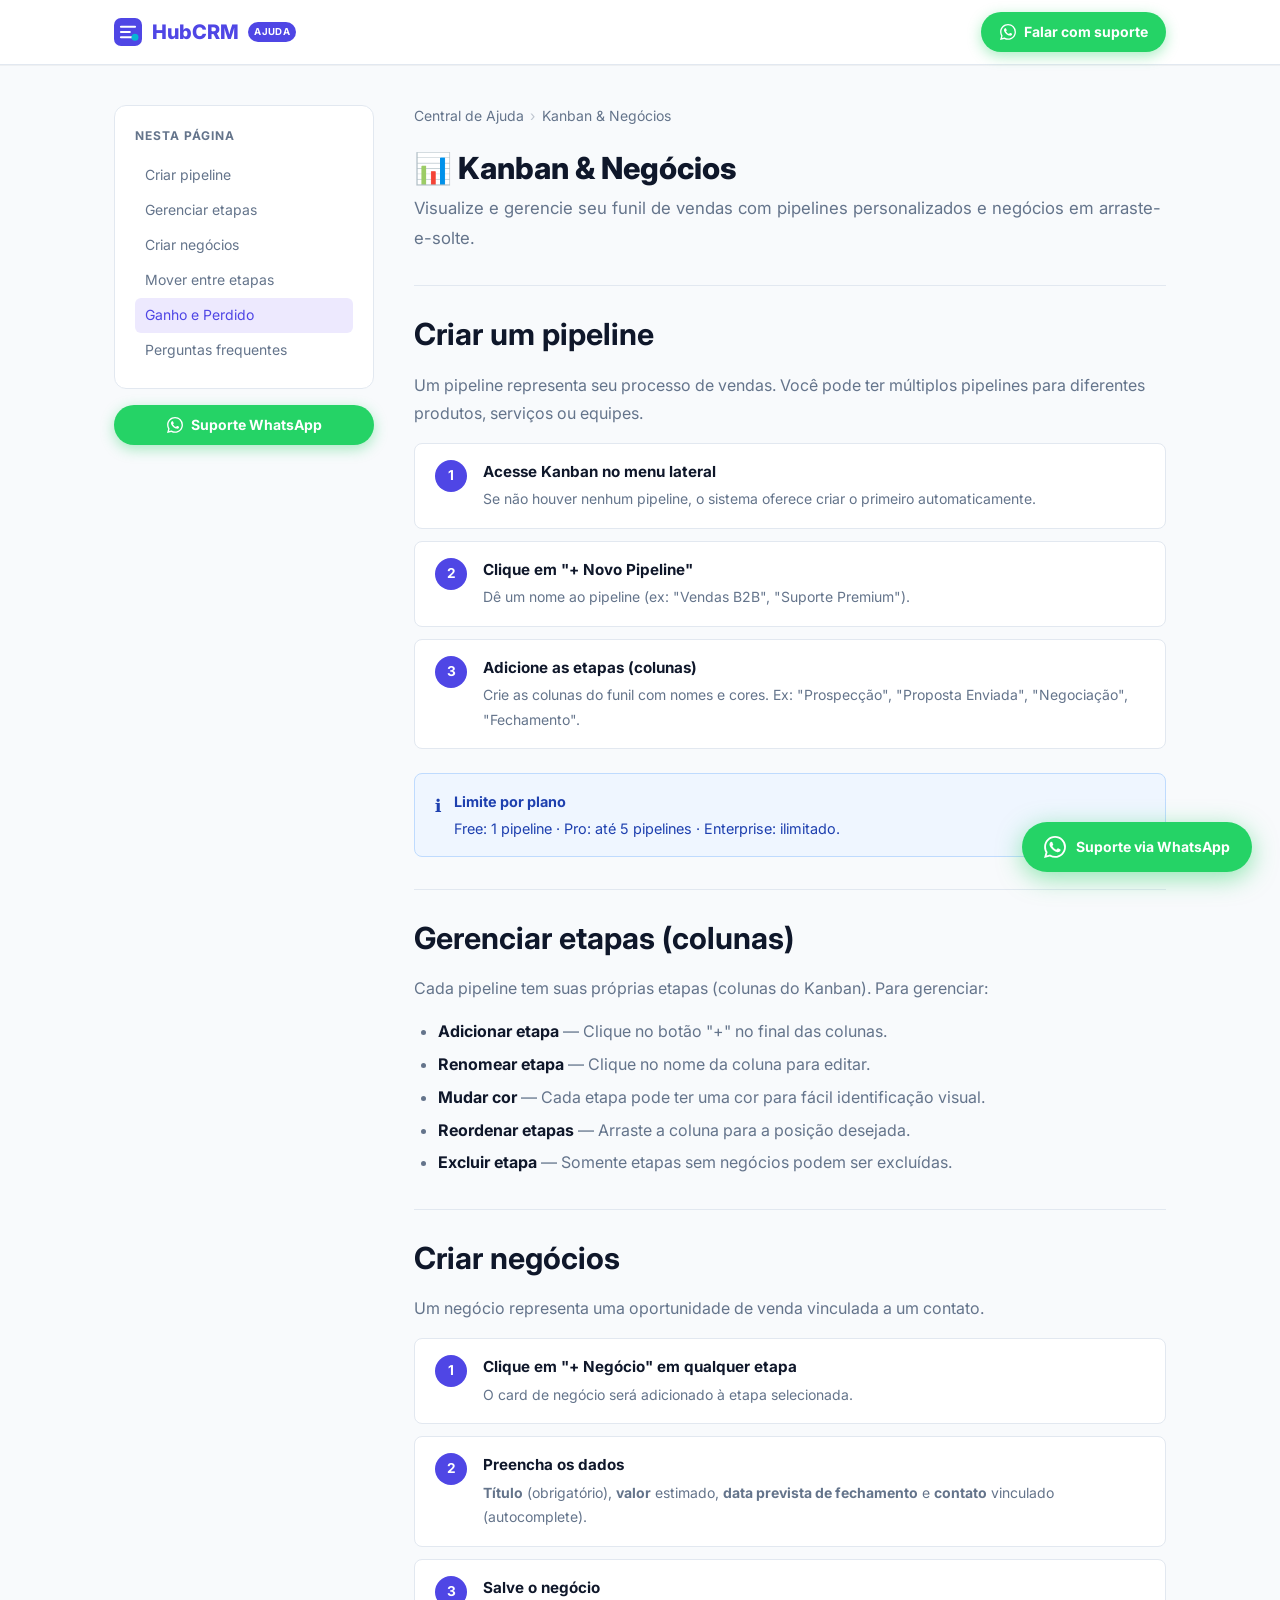
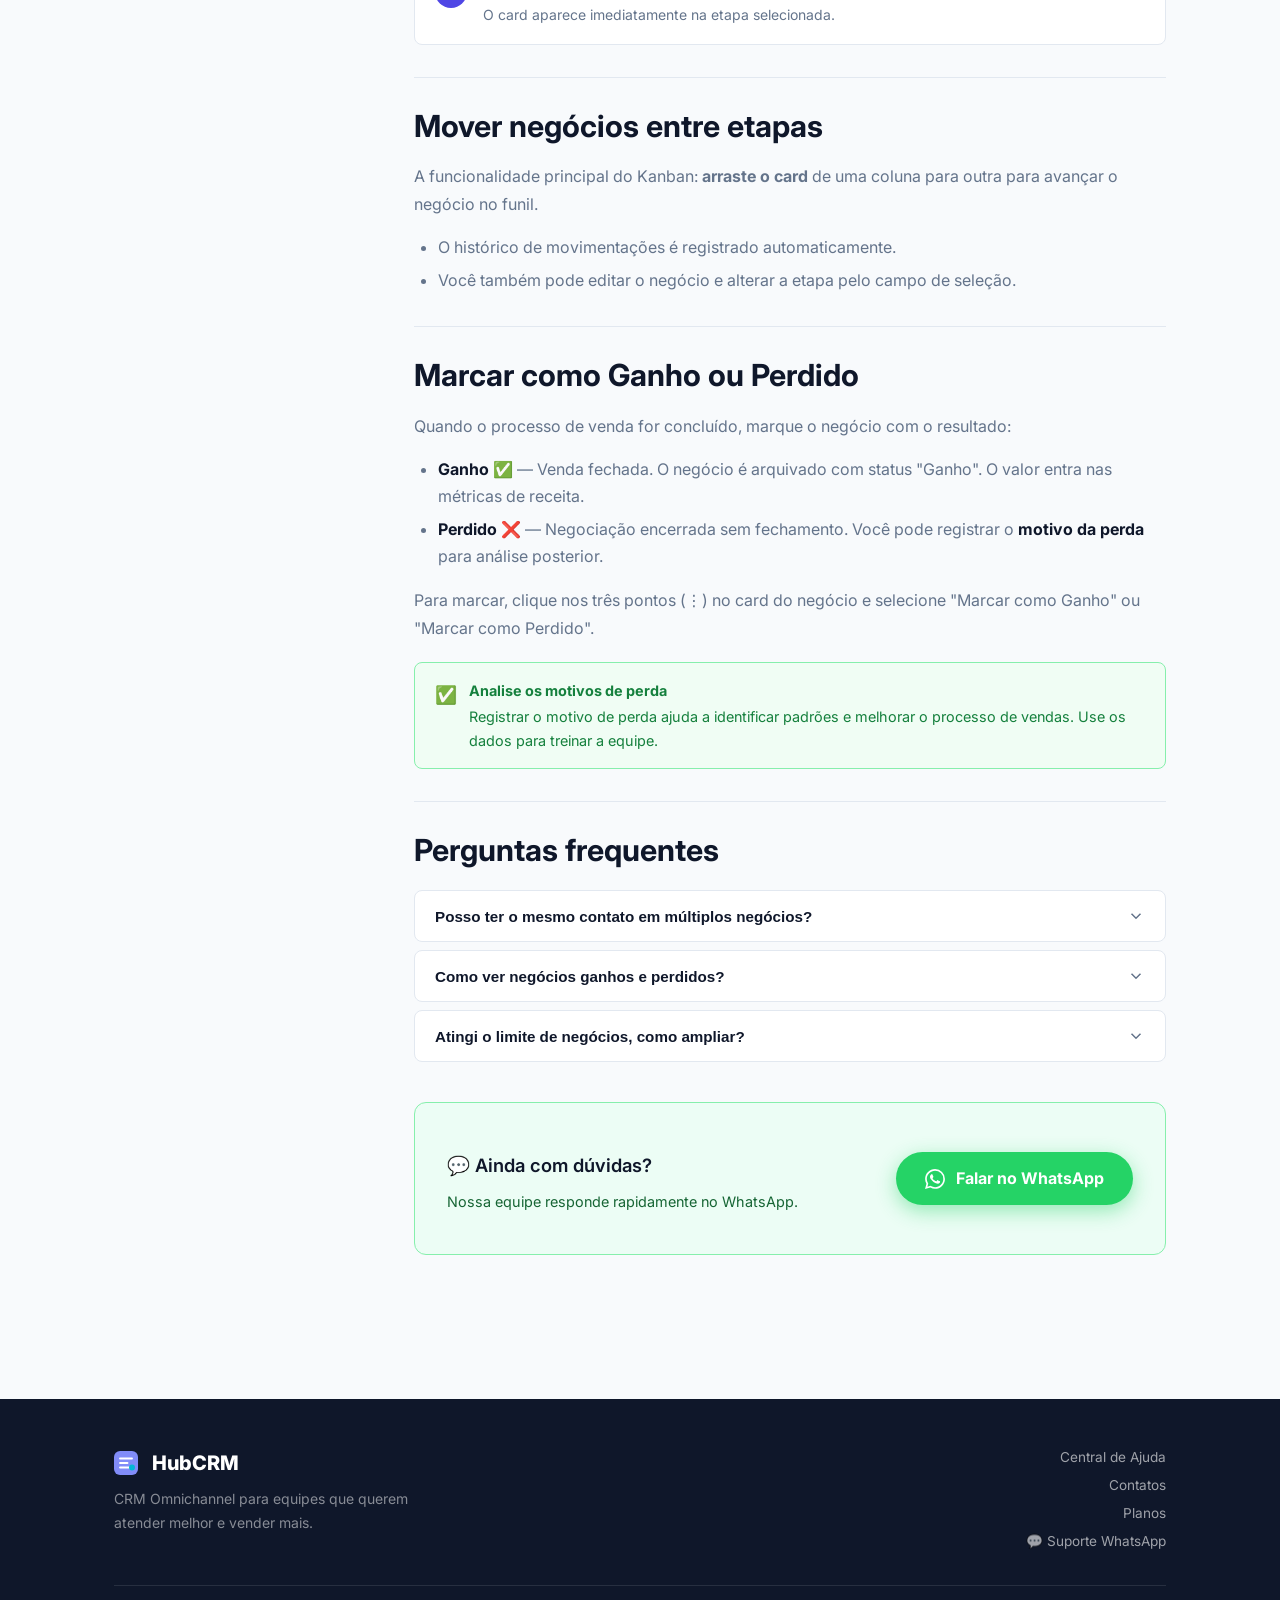
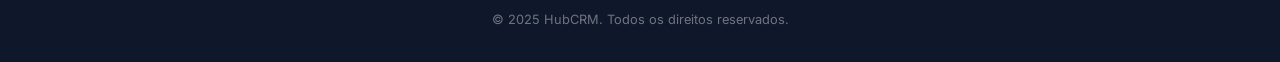
<file: kanban.html>
<!DOCTYPE html>
<html lang="pt-BR">
<head>
  <meta charset="UTF-8" />
  <meta name="viewport" content="width=device-width, initial-scale=1.0" />
  <title>Kanban & Negócios — Central de Ajuda HubCRM</title>
  <meta name="description" content="Como gerenciar pipelines, etapas e negócios no Kanban do HubCRM." />
  <link rel="preconnect" href="https://fonts.googleapis.com" />
  <link rel="preconnect" href="https://fonts.gstatic.com" crossorigin />
  <link href="https://fonts.googleapis.com/css2?family=Inter:wght@400;500;600;700;800&display=swap" rel="stylesheet" />
  <link rel="stylesheet" href="assets/css/style.css" />
</head>
<body>

<header class="site-header">
  <div class="container">
    <div class="header-inner">
      <a href="index.html" class="logo">
        <svg width="28" height="28" viewBox="0 0 32 32" fill="none"><rect width="32" height="32" rx="8" fill="#4f46e5"/><path d="M8 10h16M8 16h10M8 22h13" stroke="white" stroke-width="2.5" stroke-linecap="round"/><circle cx="24" cy="22" r="4" fill="#06b6d4"/></svg>
        HubCRM <span class="logo-badge">Ajuda</span>
      </a>
      <nav class="header-nav">
        <a href="https://wa.me/5515991716525?text=Ol%C3%A1%21+Preciso+de+suporte+com+o+HubCRM." target="_blank" rel="noopener" class="btn-whatsapp">
          <svg width="16" height="16" viewBox="0 0 24 24" fill="currentColor"><path d="M17.472 14.382c-.297-.149-1.758-.867-2.03-.967-.273-.099-.471-.148-.67.15-.197.297-.767.966-.94 1.164-.173.199-.347.223-.644.075-.297-.15-1.255-.463-2.39-1.475-.883-.788-1.48-1.761-1.653-2.059-.173-.297-.018-.458.13-.606.134-.133.298-.347.446-.52.149-.174.198-.298.298-.497.099-.198.05-.371-.025-.52-.075-.149-.669-1.612-.916-2.207-.242-.579-.487-.5-.669-.51-.173-.008-.371-.01-.57-.01-.198 0-.52.074-.792.372-.272.297-1.04 1.016-1.04 2.479 0 1.462 1.065 2.875 1.213 3.074.149.198 2.096 3.2 5.077 4.487.709.306 1.262.489 1.694.625.712.227 1.36.195 1.871.118.571-.085 1.758-.719 2.006-1.413.248-.694.248-1.289.173-1.413-.074-.124-.272-.198-.57-.347m-5.421 7.403h-.004a9.87 9.87 0 01-5.031-1.378l-.361-.214-3.741.982.998-3.648-.235-.374a9.86 9.86 0 01-1.51-5.26c.001-5.45 4.436-9.884 9.888-9.884 2.64 0 5.122 1.03 6.988 2.898a9.825 9.825 0 012.893 6.994c-.003 5.45-4.437 9.884-9.885 9.884m8.413-18.297A11.815 11.815 0 0012.05 0C5.495 0 .16 5.335.157 11.892c0 2.096.547 4.142 1.588 5.945L.057 24l6.305-1.654a11.882 11.882 0 005.683 1.448h.005c6.554 0 11.89-5.335 11.893-11.893a11.821 11.821 0 00-3.48-8.413Z"/></svg>
          Falar com suporte
        </a>
      </nav>
    </div>
  </div>
</header>

<main>
  <div class="container">
    <div class="page-layout">
      <aside class="page-sidebar">
        <nav class="sidebar-nav">
          <h4>Nesta página</h4>
          <ul>
            <li><a href="#pipeline">Criar pipeline</a></li>
            <li><a href="#etapas">Gerenciar etapas</a></li>
            <li><a href="#negocios">Criar negócios</a></li>
            <li><a href="#mover">Mover entre etapas</a></li>
            <li><a href="#ganho-perdido">Ganho e Perdido</a></li>
            <li><a href="#faq">Perguntas frequentes</a></li>
          </ul>
        </nav>
        <div class="sidebar-whatsapp">
          <a href="https://wa.me/5515991716525?text=Ol%C3%A1%21+Preciso+de+suporte+com+o+HubCRM." target="_blank" rel="noopener" class="btn-whatsapp" style="width:100%;justify-content:center;">
            <svg width="16" height="16" viewBox="0 0 24 24" fill="currentColor"><path d="M17.472 14.382c-.297-.149-1.758-.867-2.03-.967-.273-.099-.471-.148-.67.15-.197.297-.767.966-.94 1.164-.173.199-.347.223-.644.075-.297-.15-1.255-.463-2.39-1.475-.883-.788-1.48-1.761-1.653-2.059-.173-.297-.018-.458.13-.606.134-.133.298-.347.446-.52.149-.174.198-.298.298-.497.099-.198.05-.371-.025-.52-.075-.149-.669-1.612-.916-2.207-.242-.579-.487-.5-.669-.51-.173-.008-.371-.01-.57-.01-.198 0-.52.074-.792.372-.272.297-1.04 1.016-1.04 2.479 0 1.462 1.065 2.875 1.213 3.074.149.198 2.096 3.2 5.077 4.487.709.306 1.262.489 1.694.625.712.227 1.36.195 1.871.118.571-.085 1.758-.719 2.006-1.413.248-.694.248-1.289.173-1.413-.074-.124-.272-.198-.57-.347m-5.421 7.403h-.004a9.87 9.87 0 01-5.031-1.378l-.361-.214-3.741.982.998-3.648-.235-.374a9.86 9.86 0 01-1.51-5.26c.001-5.45 4.436-9.884 9.888-9.884 2.64 0 5.122 1.03 6.988 2.898a9.825 9.825 0 012.893 6.994c-.003 5.45-4.437 9.884-9.885 9.884m8.413-18.297A11.815 11.815 0 0012.05 0C5.495 0 .16 5.335.157 11.892c0 2.096.547 4.142 1.588 5.945L.057 24l6.305-1.654a11.882 11.882 0 005.683 1.448h.005c6.554 0 11.89-5.335 11.893-11.893a11.821 11.821 0 00-3.48-8.413Z"/></svg>
            Suporte WhatsApp
          </a>
        </div>
      </aside>

      <div class="article-content">
        <div class="breadcrumb">
          <a href="index.html">Central de Ajuda</a>
          <span class="breadcrumb-sep">›</span>
          <span>Kanban & Negócios</span>
        </div>

        <h1 style="font-size:1.9rem;margin-bottom:.5rem;">📊 Kanban & Negócios</h1>
        <p style="font-size:1.05rem;margin-bottom:2rem;">Visualize e gerencie seu funil de vendas com pipelines personalizados e negócios em arraste-e-solte.</p>

        <h2 id="pipeline" data-section>Criar um pipeline</h2>
        <p>Um pipeline representa seu processo de vendas. Você pode ter múltiplos pipelines para diferentes produtos, serviços ou equipes.</p>

        <div class="steps">
          <div class="step">
            <div class="step-num">1</div>
            <div class="step-content">
              <h4>Acesse Kanban no menu lateral</h4>
              <p>Se não houver nenhum pipeline, o sistema oferece criar o primeiro automaticamente.</p>
            </div>
          </div>
          <div class="step">
            <div class="step-num">2</div>
            <div class="step-content">
              <h4>Clique em "+ Novo Pipeline"</h4>
              <p>Dê um nome ao pipeline (ex: "Vendas B2B", "Suporte Premium").</p>
            </div>
          </div>
          <div class="step">
            <div class="step-num">3</div>
            <div class="step-content">
              <h4>Adicione as etapas (colunas)</h4>
              <p>Crie as colunas do funil com nomes e cores. Ex: "Prospecção", "Proposta Enviada", "Negociação", "Fechamento".</p>
            </div>
          </div>
        </div>

        <div class="callout callout-info">
          <span class="callout-icon">ℹ️</span>
          <div class="callout-body">
            <strong>Limite por plano</strong>
            Free: 1 pipeline · Pro: até 5 pipelines · Enterprise: ilimitado.
          </div>
        </div>

        <h2 id="etapas" data-section>Gerenciar etapas (colunas)</h2>
        <p>Cada pipeline tem suas próprias etapas (colunas do Kanban). Para gerenciar:</p>
        <ul>
          <li><strong>Adicionar etapa</strong> — Clique no botão "+" no final das colunas.</li>
          <li><strong>Renomear etapa</strong> — Clique no nome da coluna para editar.</li>
          <li><strong>Mudar cor</strong> — Cada etapa pode ter uma cor para fácil identificação visual.</li>
          <li><strong>Reordenar etapas</strong> — Arraste a coluna para a posição desejada.</li>
          <li><strong>Excluir etapa</strong> — Somente etapas sem negócios podem ser excluídas.</li>
        </ul>

        <h2 id="negocios" data-section>Criar negócios</h2>
        <p>Um negócio representa uma oportunidade de venda vinculada a um contato.</p>

        <div class="steps">
          <div class="step">
            <div class="step-num">1</div>
            <div class="step-content">
              <h4>Clique em "+ Negócio" em qualquer etapa</h4>
              <p>O card de negócio será adicionado à etapa selecionada.</p>
            </div>
          </div>
          <div class="step">
            <div class="step-num">2</div>
            <div class="step-content">
              <h4>Preencha os dados</h4>
              <p><strong>Título</strong> (obrigatório), <strong>valor</strong> estimado, <strong>data prevista de fechamento</strong> e <strong>contato</strong> vinculado (autocomplete).</p>
            </div>
          </div>
          <div class="step">
            <div class="step-num">3</div>
            <div class="step-content">
              <h4>Salve o negócio</h4>
              <p>O card aparece imediatamente na etapa selecionada.</p>
            </div>
          </div>
        </div>

        <h2 id="mover" data-section>Mover negócios entre etapas</h2>
        <p>A funcionalidade principal do Kanban: <strong>arraste o card</strong> de uma coluna para outra para avançar o negócio no funil.</p>
        <ul>
          <li>O histórico de movimentações é registrado automaticamente.</li>
          <li>Você também pode editar o negócio e alterar a etapa pelo campo de seleção.</li>
        </ul>

        <h2 id="ganho-perdido" data-section>Marcar como Ganho ou Perdido</h2>
        <p>Quando o processo de venda for concluído, marque o negócio com o resultado:</p>

        <ul>
          <li><strong>Ganho ✅</strong> — Venda fechada. O negócio é arquivado com status "Ganho". O valor entra nas métricas de receita.</li>
          <li><strong>Perdido ❌</strong> — Negociação encerrada sem fechamento. Você pode registrar o <strong>motivo da perda</strong> para análise posterior.</li>
        </ul>

        <p>Para marcar, clique nos três pontos (⋮) no card do negócio e selecione "Marcar como Ganho" ou "Marcar como Perdido".</p>

        <div class="callout callout-tip">
          <span class="callout-icon">✅</span>
          <div class="callout-body">
            <strong>Analise os motivos de perda</strong>
            Registrar o motivo de perda ajuda a identificar padrões e melhorar o processo de vendas. Use os dados para treinar a equipe.
          </div>
        </div>

        <h2 id="faq" data-section>Perguntas frequentes</h2>
        <div class="faq-list">
          <div class="faq-item">
            <button class="faq-question">
              Posso ter o mesmo contato em múltiplos negócios?
              <svg class="faq-arrow" width="18" height="18" fill="none" stroke="currentColor" stroke-width="2" viewBox="0 0 24 24"><path d="m6 9 6 6 6-6"/></svg>
            </button>
            <div class="faq-answer">
              <div class="faq-answer-inner">
                <p>Sim. Um contato pode estar vinculado a vários negócios simultaneamente — em diferentes pipelines ou na mesma etapa. Por exemplo, o mesmo cliente pode ter uma proposta de produto A e outra de produto B em andamento.</p>
              </div>
            </div>
          </div>
          <div class="faq-item">
            <button class="faq-question">
              Como ver negócios ganhos e perdidos?
              <svg class="faq-arrow" width="18" height="18" fill="none" stroke="currentColor" stroke-width="2" viewBox="0 0 24 24"><path d="m6 9 6 6 6-6"/></svg>
            </button>
            <div class="faq-answer">
              <div class="faq-answer-inner">
                <p>Use os filtros no topo do Kanban para exibir negócios por status: "Ativos", "Ganhos" ou "Perdidos". Você pode filtrar também por período de fechamento.</p>
              </div>
            </div>
          </div>
          <div class="faq-item">
            <button class="faq-question">
              Atingi o limite de negócios, como ampliar?
              <svg class="faq-arrow" width="18" height="18" fill="none" stroke="currentColor" stroke-width="2" viewBox="0 0 24 24"><path d="m6 9 6 6 6-6"/></svg>
            </button>
            <div class="faq-answer">
              <div class="faq-answer-inner">
                <p>Free: 20 negócios · Pro: 500 negócios · Enterprise: ilimitado. Faça upgrade de plano ou feche/arquive negócios antigos. Veja <a href="planos.html">Planos & Limites</a>.</p>
              </div>
            </div>
          </div>
        </div>

        <div class="support-banner" style="margin-top:2.5rem;">
          <div class="support-banner-text">
            <h3>💬 Ainda com dúvidas?</h3>
            <p>Nossa equipe responde rapidamente no WhatsApp.</p>
          </div>
          <a href="https://wa.me/5515991716525?text=Ol%C3%A1%21+Preciso+de+suporte+com+o+HubCRM." target="_blank" rel="noopener" class="btn-whatsapp btn-whatsapp-lg">
            <svg width="20" height="20" viewBox="0 0 24 24" fill="currentColor"><path d="M17.472 14.382c-.297-.149-1.758-.867-2.03-.967-.273-.099-.471-.148-.67.15-.197.297-.767.966-.94 1.164-.173.199-.347.223-.644.075-.297-.15-1.255-.463-2.39-1.475-.883-.788-1.48-1.761-1.653-2.059-.173-.297-.018-.458.13-.606.134-.133.298-.347.446-.52.149-.174.198-.298.298-.497.099-.198.05-.371-.025-.52-.075-.149-.669-1.612-.916-2.207-.242-.579-.487-.5-.669-.51-.173-.008-.371-.01-.57-.01-.198 0-.52.074-.792.372-.272.297-1.04 1.016-1.04 2.479 0 1.462 1.065 2.875 1.213 3.074.149.198 2.096 3.2 5.077 4.487.709.306 1.262.489 1.694.625.712.227 1.36.195 1.871.118.571-.085 1.758-.719 2.006-1.413.248-.694.248-1.289.173-1.413-.074-.124-.272-.198-.57-.347m-5.421 7.403h-.004a9.87 9.87 0 01-5.031-1.378l-.361-.214-3.741.982.998-3.648-.235-.374a9.86 9.86 0 01-1.51-5.26c.001-5.45 4.436-9.884 9.888-9.884 2.64 0 5.122 1.03 6.988 2.898a9.825 9.825 0 012.893 6.994c-.003 5.45-4.437 9.884-9.885 9.884m8.413-18.297A11.815 11.815 0 0012.05 0C5.495 0 .16 5.335.157 11.892c0 2.096.547 4.142 1.588 5.945L.057 24l6.305-1.654a11.882 11.882 0 005.683 1.448h.005c6.554 0 11.89-5.335 11.893-11.893a11.821 11.821 0 00-3.48-8.413Z"/></svg>
            Falar no WhatsApp
          </a>
        </div>
      </div>
    </div>
  </div>
</main>

<footer class="site-footer">
  <div class="container">
    <div class="footer-inner">
      <div class="footer-brand">
        <a href="index.html" class="logo" style="color:white;margin-bottom:.5rem;display:inline-flex;"><svg width="24" height="24" viewBox="0 0 32 32" fill="none"><rect width="32" height="32" rx="8" fill="#818cf8"/><path d="M8 10h16M8 16h10M8 22h13" stroke="white" stroke-width="2.5" stroke-linecap="round"/><circle cx="24" cy="22" r="4" fill="#06b6d4"/></svg>&nbsp;HubCRM</a>
        <p>CRM Omnichannel para equipes que querem atender melhor e vender mais.</p>
      </div>
      <div class="footer-links">
        <a href="index.html">Central de Ajuda</a>
        <a href="contatos.html">Contatos</a>
        <a href="planos.html">Planos</a>
        <a href="https://wa.me/5515991716525?text=Ol%C3%A1%21+Preciso+de+suporte+com+o+HubCRM." target="_blank" rel="noopener">💬 Suporte WhatsApp</a>
      </div>
    </div>
    <div class="footer-bottom">&copy; 2025 HubCRM. Todos os direitos reservados.</div>
  </div>
</footer>

<script src="assets/js/app.js"></script>
</body>
</html>
</file>
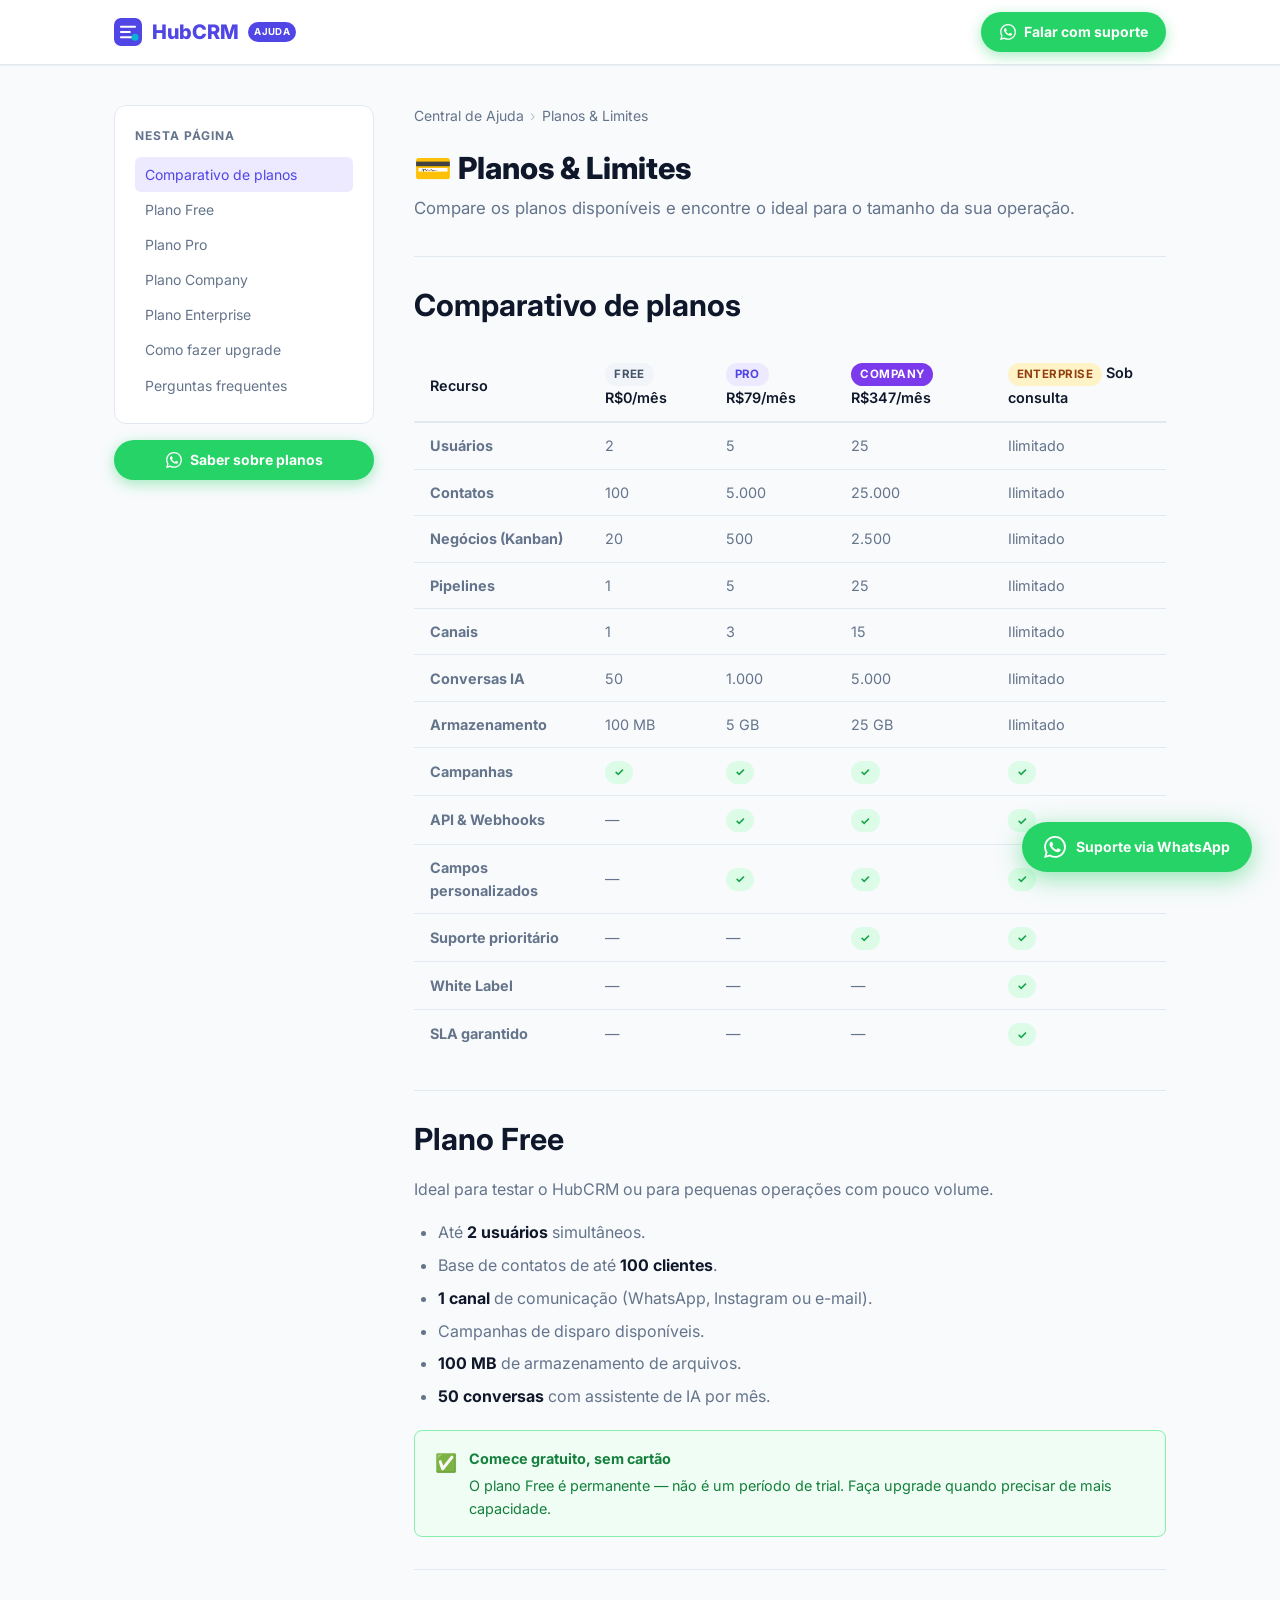
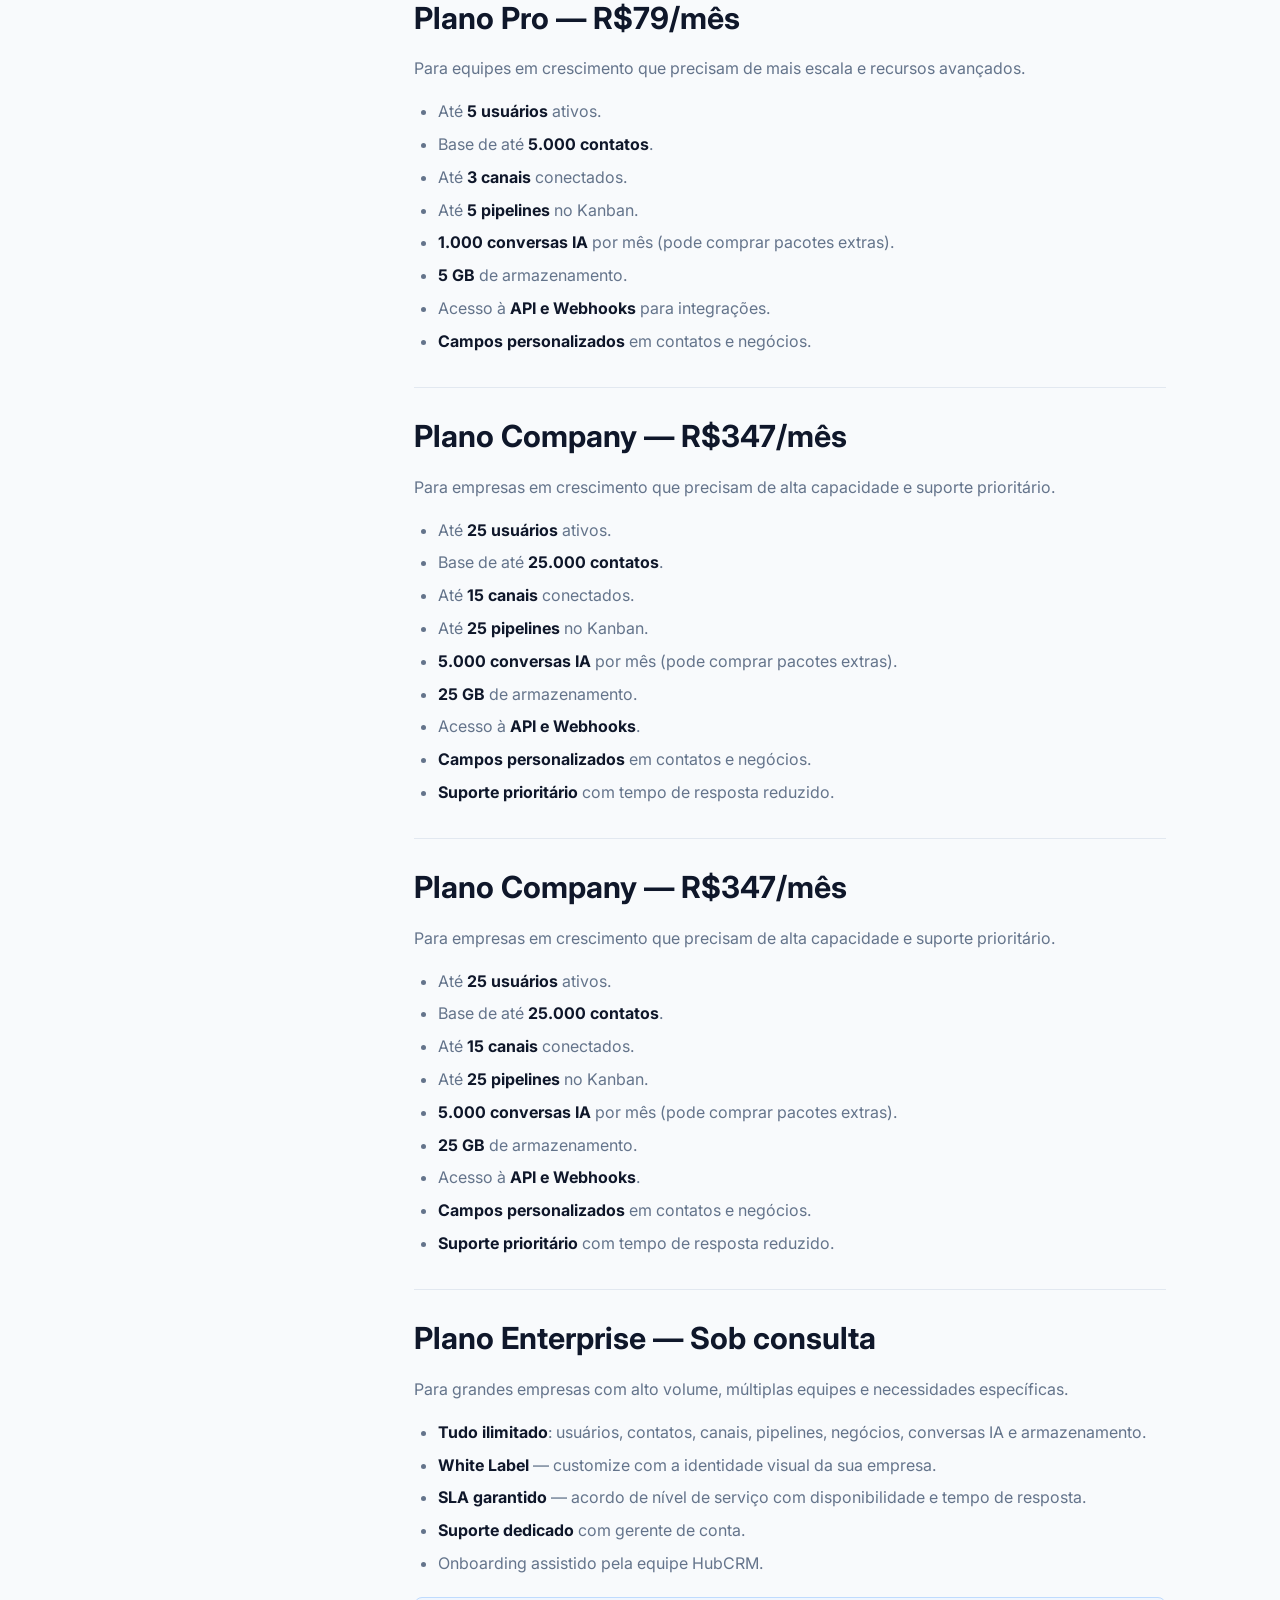
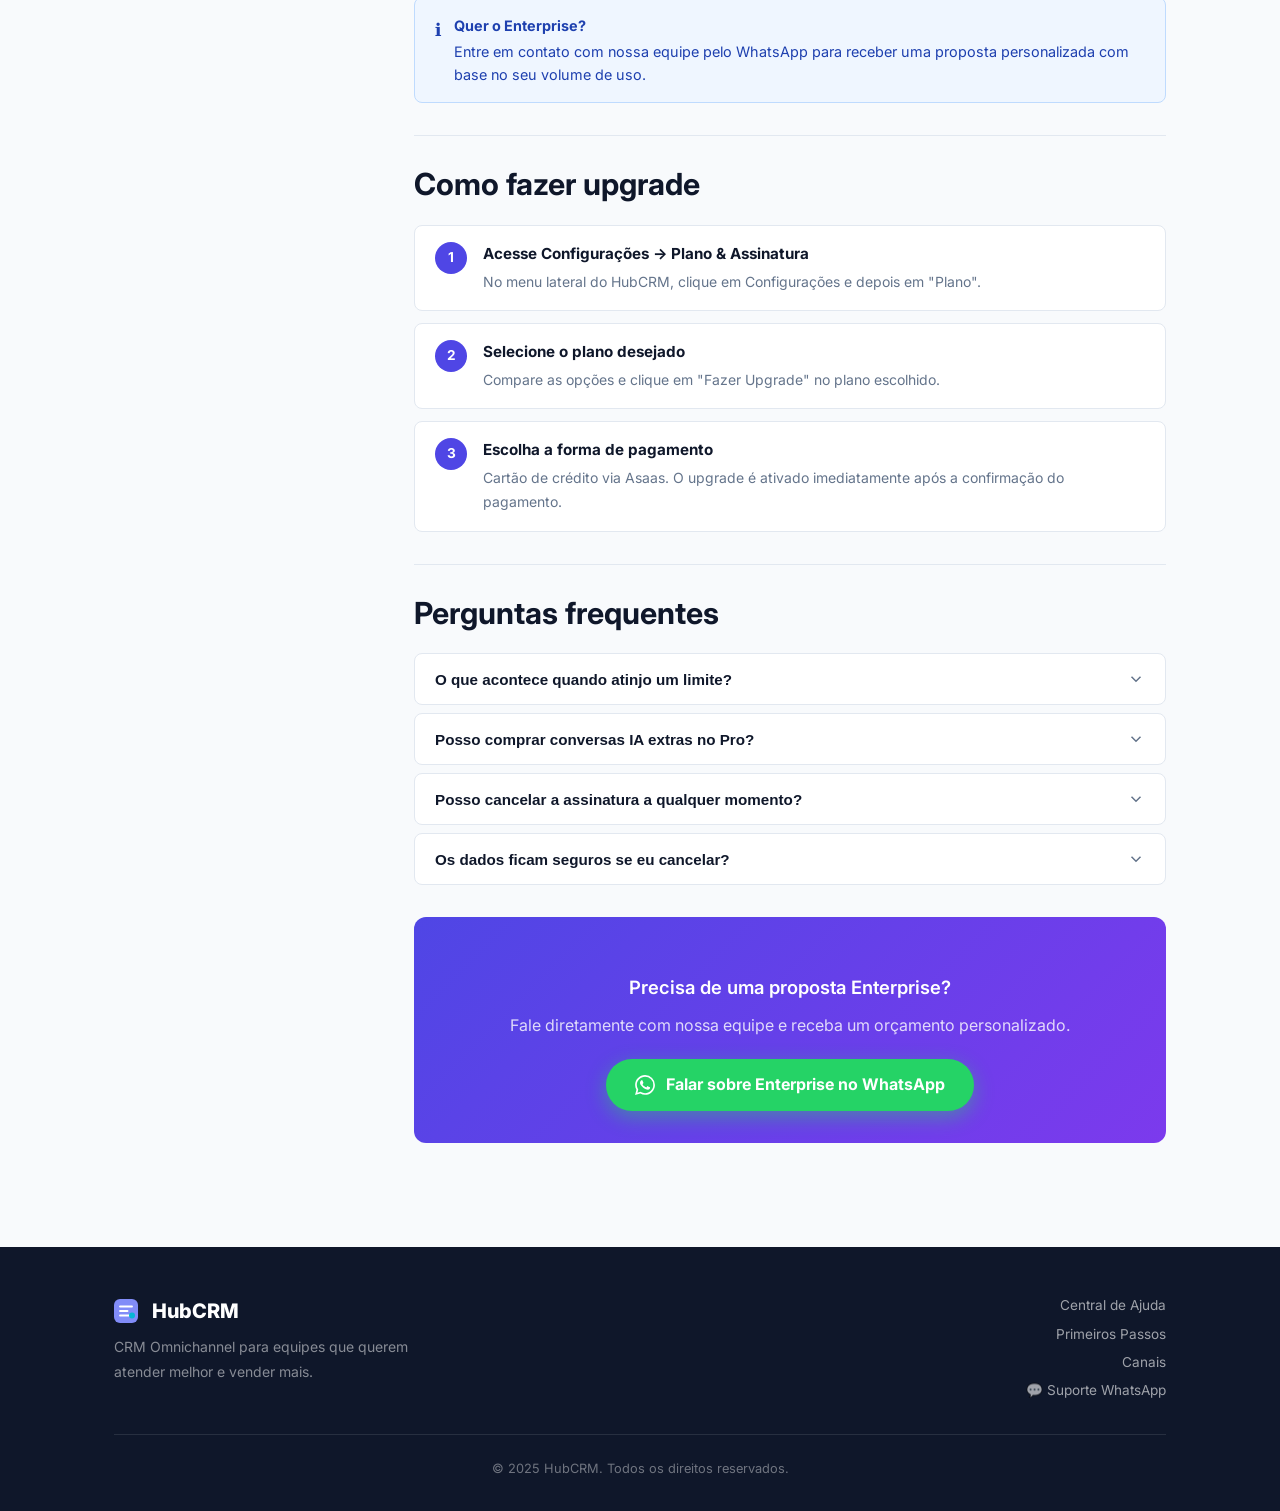
<file: planos.html>
<!DOCTYPE html>
<html lang="pt-BR">
<head>
  <meta charset="UTF-8" />
  <meta name="viewport" content="width=device-width, initial-scale=1.0" />
  <title>Planos & Limites — Central de Ajuda HubCRM</title>
  <meta name="description" content="Compare os planos Free, Pro e Enterprise do HubCRM e entenda os limites de cada um." />
  <link rel="preconnect" href="https://fonts.googleapis.com" />
  <link rel="preconnect" href="https://fonts.gstatic.com" crossorigin />
  <link href="https://fonts.googleapis.com/css2?family=Inter:wght@400;500;600;700;800&display=swap" rel="stylesheet" />
  <link rel="stylesheet" href="assets/css/style.css" />
</head>
<body>

<header class="site-header">
  <div class="container">
    <div class="header-inner">
      <a href="index.html" class="logo">
        <svg width="28" height="28" viewBox="0 0 32 32" fill="none"><rect width="32" height="32" rx="8" fill="#4f46e5"/><path d="M8 10h16M8 16h10M8 22h13" stroke="white" stroke-width="2.5" stroke-linecap="round"/><circle cx="24" cy="22" r="4" fill="#06b6d4"/></svg>
        HubCRM <span class="logo-badge">Ajuda</span>
      </a>
      <nav class="header-nav">
        <a href="https://wa.me/5515991716525?text=Ol%C3%A1%21+Preciso+de+suporte+com+o+HubCRM." target="_blank" rel="noopener" class="btn-whatsapp">
          <svg width="16" height="16" viewBox="0 0 24 24" fill="currentColor"><path d="M17.472 14.382c-.297-.149-1.758-.867-2.03-.967-.273-.099-.471-.148-.67.15-.197.297-.767.966-.94 1.164-.173.199-.347.223-.644.075-.297-.15-1.255-.463-2.39-1.475-.883-.788-1.48-1.761-1.653-2.059-.173-.297-.018-.458.13-.606.134-.133.298-.347.446-.52.149-.174.198-.298.298-.497.099-.198.05-.371-.025-.52-.075-.149-.669-1.612-.916-2.207-.242-.579-.487-.5-.669-.51-.173-.008-.371-.01-.57-.01-.198 0-.52.074-.792.372-.272.297-1.04 1.016-1.04 2.479 0 1.462 1.065 2.875 1.213 3.074.149.198 2.096 3.2 5.077 4.487.709.306 1.262.489 1.694.625.712.227 1.36.195 1.871.118.571-.085 1.758-.719 2.006-1.413.248-.694.248-1.289.173-1.413-.074-.124-.272-.198-.57-.347m-5.421 7.403h-.004a9.87 9.87 0 01-5.031-1.378l-.361-.214-3.741.982.998-3.648-.235-.374a9.86 9.86 0 01-1.51-5.26c.001-5.45 4.436-9.884 9.888-9.884 2.64 0 5.122 1.03 6.988 2.898a9.825 9.825 0 012.893 6.994c-.003 5.45-4.437 9.884-9.885 9.884m8.413-18.297A11.815 11.815 0 0012.05 0C5.495 0 .16 5.335.157 11.892c0 2.096.547 4.142 1.588 5.945L.057 24l6.305-1.654a11.882 11.882 0 005.683 1.448h.005c6.554 0 11.89-5.335 11.893-11.893a11.821 11.821 0 00-3.48-8.413Z"/></svg>
          Falar com suporte
        </a>
      </nav>
    </div>
  </div>
</header>

<main>
  <div class="container">
    <div class="page-layout">
      <aside class="page-sidebar">
        <nav class="sidebar-nav">
          <h4>Nesta página</h4>
          <ul>
            <li><a href="#comparativo">Comparativo de planos</a></li>
            <li><a href="#free">Plano Free</a></li>
            <li><a href="#pro">Plano Pro</a></li>
            <li><a href="#company">Plano Company</a></li>
            <li><a href="#enterprise">Plano Enterprise</a></li>
            <li><a href="#upgrade">Como fazer upgrade</a></li>
            <li><a href="#faq">Perguntas frequentes</a></li>
          </ul>
        </nav>
        <div class="sidebar-whatsapp">
          <a href="https://wa.me/5515991716525?text=Ol%C3%A1%21+Quero+saber+mais+sobre+os+planos+do+HubCRM." target="_blank" rel="noopener" class="btn-whatsapp" style="width:100%;justify-content:center;">
            <svg width="16" height="16" viewBox="0 0 24 24" fill="currentColor"><path d="M17.472 14.382c-.297-.149-1.758-.867-2.03-.967-.273-.099-.471-.148-.67.15-.197.297-.767.966-.94 1.164-.173.199-.347.223-.644.075-.297-.15-1.255-.463-2.39-1.475-.883-.788-1.48-1.761-1.653-2.059-.173-.297-.018-.458.13-.606.134-.133.298-.347.446-.52.149-.174.198-.298.298-.497.099-.198.05-.371-.025-.52-.075-.149-.669-1.612-.916-2.207-.242-.579-.487-.5-.669-.51-.173-.008-.371-.01-.57-.01-.198 0-.52.074-.792.372-.272.297-1.04 1.016-1.04 2.479 0 1.462 1.065 2.875 1.213 3.074.149.198 2.096 3.2 5.077 4.487.709.306 1.262.489 1.694.625.712.227 1.36.195 1.871.118.571-.085 1.758-.719 2.006-1.413.248-.694.248-1.289.173-1.413-.074-.124-.272-.198-.57-.347m-5.421 7.403h-.004a9.87 9.87 0 01-5.031-1.378l-.361-.214-3.741.982.998-3.648-.235-.374a9.86 9.86 0 01-1.51-5.26c.001-5.45 4.436-9.884 9.888-9.884 2.64 0 5.122 1.03 6.988 2.898a9.825 9.825 0 012.893 6.994c-.003 5.45-4.437 9.884-9.885 9.884m8.413-18.297A11.815 11.815 0 0012.05 0C5.495 0 .16 5.335.157 11.892c0 2.096.547 4.142 1.588 5.945L.057 24l6.305-1.654a11.882 11.882 0 005.683 1.448h.005c6.554 0 11.89-5.335 11.893-11.893a11.821 11.821 0 00-3.48-8.413Z"/></svg>
            Saber sobre planos
          </a>
        </div>
      </aside>

      <div class="article-content">
        <div class="breadcrumb">
          <a href="index.html">Central de Ajuda</a>
          <span class="breadcrumb-sep">›</span>
          <span>Planos & Limites</span>
        </div>

        <h1 style="font-size:1.9rem;margin-bottom:.5rem;">💳 Planos & Limites</h1>
        <p style="font-size:1.05rem;margin-bottom:2rem;">Compare os planos disponíveis e encontre o ideal para o tamanho da sua operação.</p>

        <h2 id="comparativo" data-section>Comparativo de planos</h2>

        <div class="table-wrap">
          <table>
            <thead>
              <tr>
                <th>Recurso</th>
                <th><span class="badge badge-free">Free</span> R$0/mês</th>
                <th><span class="badge badge-pro">Pro</span> R$79/mês</th>
                <th><span class="badge" style="background:#7c3aed;color:white">Company</span> R$347/mês</th>
                <th><span class="badge badge-enterprise">Enterprise</span> Sob consulta</th>
              </tr>
            </thead>
            <tbody>
              <tr>
                <td><strong>Usuários</strong></td>
                <td>2</td>
                <td>5</td>
                <td>25</td>
                <td>Ilimitado</td>
              </tr>
              <tr>
                <td><strong>Contatos</strong></td>
                <td>100</td>
                <td>5.000</td>
                <td>25.000</td>
                <td>Ilimitado</td>
              </tr>
              <tr>
                <td><strong>Negócios (Kanban)</strong></td>
                <td>20</td>
                <td>500</td>
                <td>2.500</td>
                <td>Ilimitado</td>
              </tr>
              <tr>
                <td><strong>Pipelines</strong></td>
                <td>1</td>
                <td>5</td>
                <td>25</td>
                <td>Ilimitado</td>
              </tr>
              <tr>
                <td><strong>Canais</strong></td>
                <td>1</td>
                <td>3</td>
                <td>15</td>
                <td>Ilimitado</td>
              </tr>
              <tr>
                <td><strong>Conversas IA</strong></td>
                <td>50</td>
                <td>1.000</td>
                <td>5.000</td>
                <td>Ilimitado</td>
              </tr>
              <tr>
                <td><strong>Armazenamento</strong></td>
                <td>100 MB</td>
                <td>5 GB</td>
                <td>25 GB</td>
                <td>Ilimitado</td>
              </tr>
              <tr>
                <td><strong>Campanhas</strong></td>
                <td><span class="badge badge-green">✓</span></td>
                <td><span class="badge badge-green">✓</span></td>
                <td><span class="badge badge-green">✓</span></td>
                <td><span class="badge badge-green">✓</span></td>
              </tr>
              <tr>
                <td><strong>API & Webhooks</strong></td>
                <td>—</td>
                <td><span class="badge badge-green">✓</span></td>
                <td><span class="badge badge-green">✓</span></td>                <td><span class="badge badge-green">✓</span></td>              </tr>
              <tr>
                <td><strong>Campos personalizados</strong></td>
                <td>—</td>
                <td><span class="badge badge-green">✓</span></td>
                <td><span class="badge badge-green">✓</span></td>
                <td><span class="badge badge-green">✓</span></td>
              </tr>
              <tr>
                <td><strong>Suporte prioritário</strong></td>
                <td>—</td>
                <td>—</td>
                <td><span class="badge badge-green">✓</span></td>
                <td><span class="badge badge-green">✓</span></td>
              </tr>
              <tr>
                <td><strong>White Label</strong></td>
                <td>—</td>
                <td>—</td>
                <td>—</td>
                <td><span class="badge badge-green">✓</span></td>
              </tr>
              <tr>
                <td><strong>SLA garantido</strong></td>
                <td>—</td>
                <td>—</td>
                <td>—</td>
                <td><span class="badge badge-green">✓</span></td>
              </tr>
            </tbody>
          </table>
        </div>

        <h2 id="free" data-section>Plano Free</h2>
        <p>Ideal para testar o HubCRM ou para pequenas operações com pouco volume.</p>
        <ul>
          <li>Até <strong>2 usuários</strong> simultâneos.</li>
          <li>Base de contatos de até <strong>100 clientes</strong>.</li>
          <li><strong>1 canal</strong> de comunicação (WhatsApp, Instagram ou e-mail).</li>
          <li>Campanhas de disparo disponíveis.</li>
          <li><strong>100 MB</strong> de armazenamento de arquivos.</li>
          <li><strong>50 conversas</strong> com assistente de IA por mês.</li>
        </ul>

        <div class="callout callout-tip">
          <span class="callout-icon">✅</span>
          <div class="callout-body">
            <strong>Comece gratuito, sem cartão</strong>
            O plano Free é permanente — não é um período de trial. Faça upgrade quando precisar de mais capacidade.
          </div>
        </div>

        <h2 id="pro" data-section>Plano Pro — R$79/mês</h2>
        <p>Para equipes em crescimento que precisam de mais escala e recursos avançados.</p>
        <ul>
          <li>Até <strong>5 usuários</strong> ativos.</li>
          <li>Base de até <strong>5.000 contatos</strong>.</li>
          <li>Até <strong>3 canais</strong> conectados.</li>
          <li>Até <strong>5 pipelines</strong> no Kanban.</li>
          <li><strong>1.000 conversas IA</strong> por mês (pode comprar pacotes extras).</li>
          <li><strong>5 GB</strong> de armazenamento.</li>
          <li>Acesso à <strong>API e Webhooks</strong> para integrações.</li>
          <li><strong>Campos personalizados</strong> em contatos e negócios.</li>
        </ul>

        <h2 id="company" data-section>Plano Company — R$347/mês</h2>
        <p>Para empresas em crescimento que precisam de alta capacidade e suporte prioritário.</p>
        <ul>
          <li>Até <strong>25 usuários</strong> ativos.</li>
          <li>Base de até <strong>25.000 contatos</strong>.</li>
          <li>Até <strong>15 canais</strong> conectados.</li>
          <li>Até <strong>25 pipelines</strong> no Kanban.</li>
          <li><strong>5.000 conversas IA</strong> por mês (pode comprar pacotes extras).</li>
          <li><strong>25 GB</strong> de armazenamento.</li>
          <li>Acesso à <strong>API e Webhooks</strong>.</li>
          <li><strong>Campos personalizados</strong> em contatos e negócios.</li>
          <li><strong>Suporte prioritário</strong> com tempo de resposta reduzido.</li>
        </ul>

        <h2 id="company" data-section>Plano Company — R$347/mês</h2>
        <p>Para empresas em crescimento que precisam de alta capacidade e suporte prioritário.</p>
        <ul>
          <li>Até <strong>25 usuários</strong> ativos.</li>
          <li>Base de até <strong>25.000 contatos</strong>.</li>
          <li>Até <strong>15 canais</strong> conectados.</li>
          <li>Até <strong>25 pipelines</strong> no Kanban.</li>
          <li><strong>5.000 conversas IA</strong> por mês (pode comprar pacotes extras).</li>
          <li><strong>25 GB</strong> de armazenamento.</li>
          <li>Acesso à <strong>API e Webhooks</strong>.</li>
          <li><strong>Campos personalizados</strong> em contatos e negócios.</li>
          <li><strong>Suporte prioritário</strong> com tempo de resposta reduzido.</li>
        </ul>

        <h2 id="enterprise" data-section>Plano Enterprise — Sob consulta</h2>
        <p>Para grandes empresas com alto volume, múltiplas equipes e necessidades específicas.</p>
        <ul>
          <li><strong>Tudo ilimitado</strong>: usuários, contatos, canais, pipelines, negócios, conversas IA e armazenamento.</li>
          <li><strong>White Label</strong> — customize com a identidade visual da sua empresa.</li>
          <li><strong>SLA garantido</strong> — acordo de nível de serviço com disponibilidade e tempo de resposta.</li>
          <li><strong>Suporte dedicado</strong> com gerente de conta.</li>
          <li>Onboarding assistido pela equipe HubCRM.</li>
        </ul>

        <div class="callout callout-info">
          <span class="callout-icon">ℹ️</span>
          <div class="callout-body">
            <strong>Quer o Enterprise?</strong>
            Entre em contato com nossa equipe pelo WhatsApp para receber uma proposta personalizada com base no seu volume de uso.
          </div>
        </div>

        <h2 id="upgrade" data-section>Como fazer upgrade</h2>
        <div class="steps">
          <div class="step">
            <div class="step-num">1</div>
            <div class="step-content">
              <h4>Acesse Configurações → Plano & Assinatura</h4>
              <p>No menu lateral do HubCRM, clique em Configurações e depois em "Plano".</p>
            </div>
          </div>
          <div class="step">
            <div class="step-num">2</div>
            <div class="step-content">
              <h4>Selecione o plano desejado</h4>
              <p>Compare as opções e clique em "Fazer Upgrade" no plano escolhido.</p>
            </div>
          </div>
          <div class="step">
            <div class="step-num">3</div>
            <div class="step-content">
              <h4>Escolha a forma de pagamento</h4>
              <p>Cartão de crédito via Asaas. O upgrade é ativado imediatamente após a confirmação do pagamento.</p>
            </div>
          </div>
        </div>

        <h2 id="faq" data-section>Perguntas frequentes</h2>
        <div class="faq-list">
          <div class="faq-item">
            <button class="faq-question">
              O que acontece quando atinjo um limite?
              <svg class="faq-arrow" width="18" height="18" fill="none" stroke="currentColor" stroke-width="2" viewBox="0 0 24 24"><path d="m6 9 6 6 6-6"/></svg>
            </button>
            <div class="faq-answer">
              <div class="faq-answer-inner">
                <p>O sistema bloqueia a criação de novos recursos acima do limite. Por exemplo, se você está no Free e já tem 100 contatos, o botão de criar novo contato ficará desabilitado até o upgrade ou exclusão de contatos existentes.</p>
              </div>
            </div>
          </div>
          <div class="faq-item">
            <button class="faq-question">
              Posso comprar conversas IA extras no Pro?
              <svg class="faq-arrow" width="18" height="18" fill="none" stroke="currentColor" stroke-width="2" viewBox="0 0 24 24"><path d="m6 9 6 6 6-6"/></svg>
            </button>
            <div class="faq-answer">
              <div class="faq-answer-inner">
                <p>Sim. No plano Pro, quando as 1.000 conversas mensais acabarem, você pode adquirir pacotes extras de conversas IA na área de Planos dentro do sistema.</p>
              </div>
            </div>
          </div>
          <div class="faq-item">
            <button class="faq-question">
              Posso cancelar a assinatura a qualquer momento?
              <svg class="faq-arrow" width="18" height="18" fill="none" stroke="currentColor" stroke-width="2" viewBox="0 0 24 24"><path d="m6 9 6 6 6-6"/></svg>
            </button>
            <div class="faq-answer">
              <div class="faq-answer-inner">
                <p>Sim. O cancelamento pode ser feito a qualquer momento em Configurações → Plano. Você continua com acesso ao plano até o fim do período pago. Após, a conta é rebaixada para o plano Free automaticamente.</p>
              </div>
            </div>
          </div>
          <div class="faq-item">
            <button class="faq-question">
              Os dados ficam seguros se eu cancelar?
              <svg class="faq-arrow" width="18" height="18" fill="none" stroke="currentColor" stroke-width="2" viewBox="0 0 24 24"><path d="m6 9 6 6 6-6"/></svg>
            </button>
            <div class="faq-answer">
              <div class="faq-answer-inner">
                <p>Sim. Todos os seus dados (contatos, conversas, negócios) são mantidos mesmo após o cancelamento ou rebaixamento de plano. Recursos além do limite do Free não serão acessíveis, mas continuam salvos para quando você fizer upgrade novamente.</p>
              </div>
            </div>
          </div>
        </div>

        <!-- Enterprise CTA -->
        <div style="background:linear-gradient(135deg,#4f46e5,#7c3aed);border-radius:var(--radius);padding:2rem;margin-top:2rem;text-align:center;color:white;">
          <h3 style="color:white;margin-bottom:.5rem;">Precisa de uma proposta Enterprise?</h3>
          <p style="color:rgba(255,255,255,.8);margin-bottom:1.25rem;">Fale diretamente com nossa equipe e receba um orçamento personalizado.</p>
          <a href="https://wa.me/5515991716525?text=Ol%C3%A1%21+Quero+saber+sobre+o+plano+Enterprise+do+HubCRM." target="_blank" rel="noopener" class="btn-whatsapp btn-whatsapp-lg" style="display:inline-flex;">
            <svg width="20" height="20" viewBox="0 0 24 24" fill="currentColor"><path d="M17.472 14.382c-.297-.149-1.758-.867-2.03-.967-.273-.099-.471-.148-.67.15-.197.297-.767.966-.94 1.164-.173.199-.347.223-.644.075-.297-.15-1.255-.463-2.39-1.475-.883-.788-1.48-1.761-1.653-2.059-.173-.297-.018-.458.13-.606.134-.133.298-.347.446-.52.149-.174.198-.298.298-.497.099-.198.05-.371-.025-.52-.075-.149-.669-1.612-.916-2.207-.242-.579-.487-.5-.669-.51-.173-.008-.371-.01-.57-.01-.198 0-.52.074-.792.372-.272.297-1.04 1.016-1.04 2.479 0 1.462 1.065 2.875 1.213 3.074.149.198 2.096 3.2 5.077 4.487.709.306 1.262.489 1.694.625.712.227 1.36.195 1.871.118.571-.085 1.758-.719 2.006-1.413.248-.694.248-1.289.173-1.413-.074-.124-.272-.198-.57-.347m-5.421 7.403h-.004a9.87 9.87 0 01-5.031-1.378l-.361-.214-3.741.982.998-3.648-.235-.374a9.86 9.86 0 01-1.51-5.26c.001-5.45 4.436-9.884 9.888-9.884 2.64 0 5.122 1.03 6.988 2.898a9.825 9.825 0 012.893 6.994c-.003 5.45-4.437 9.884-9.885 9.884m8.413-18.297A11.815 11.815 0 0012.05 0C5.495 0 .16 5.335.157 11.892c0 2.096.547 4.142 1.588 5.945L.057 24l6.305-1.654a11.882 11.882 0 005.683 1.448h.005c6.554 0 11.89-5.335 11.893-11.893a11.821 11.821 0 00-3.48-8.413Z"/></svg>
            Falar sobre Enterprise no WhatsApp
          </a>
        </div>
      </div>
    </div>
  </div>
</main>

<footer class="site-footer">
  <div class="container">
    <div class="footer-inner">
      <div class="footer-brand">
        <a href="index.html" class="logo" style="color:white;margin-bottom:.5rem;display:inline-flex;"><svg width="24" height="24" viewBox="0 0 32 32" fill="none"><rect width="32" height="32" rx="8" fill="#818cf8"/><path d="M8 10h16M8 16h10M8 22h13" stroke="white" stroke-width="2.5" stroke-linecap="round"/><circle cx="24" cy="22" r="4" fill="#06b6d4"/></svg>&nbsp;HubCRM</a>
        <p>CRM Omnichannel para equipes que querem atender melhor e vender mais.</p>
      </div>
      <div class="footer-links">
        <a href="index.html">Central de Ajuda</a>
        <a href="primeiros-passos.html">Primeiros Passos</a>
        <a href="canais.html">Canais</a>
        <a href="https://wa.me/5515991716525?text=Ol%C3%A1%21+Preciso+de+suporte+com+o+HubCRM." target="_blank" rel="noopener">💬 Suporte WhatsApp</a>
      </div>
    </div>
    <div class="footer-bottom">&copy; 2025 HubCRM. Todos os direitos reservados.</div>
  </div>
</footer>

<script src="assets/js/app.js"></script>
</body>
</html>
</file>
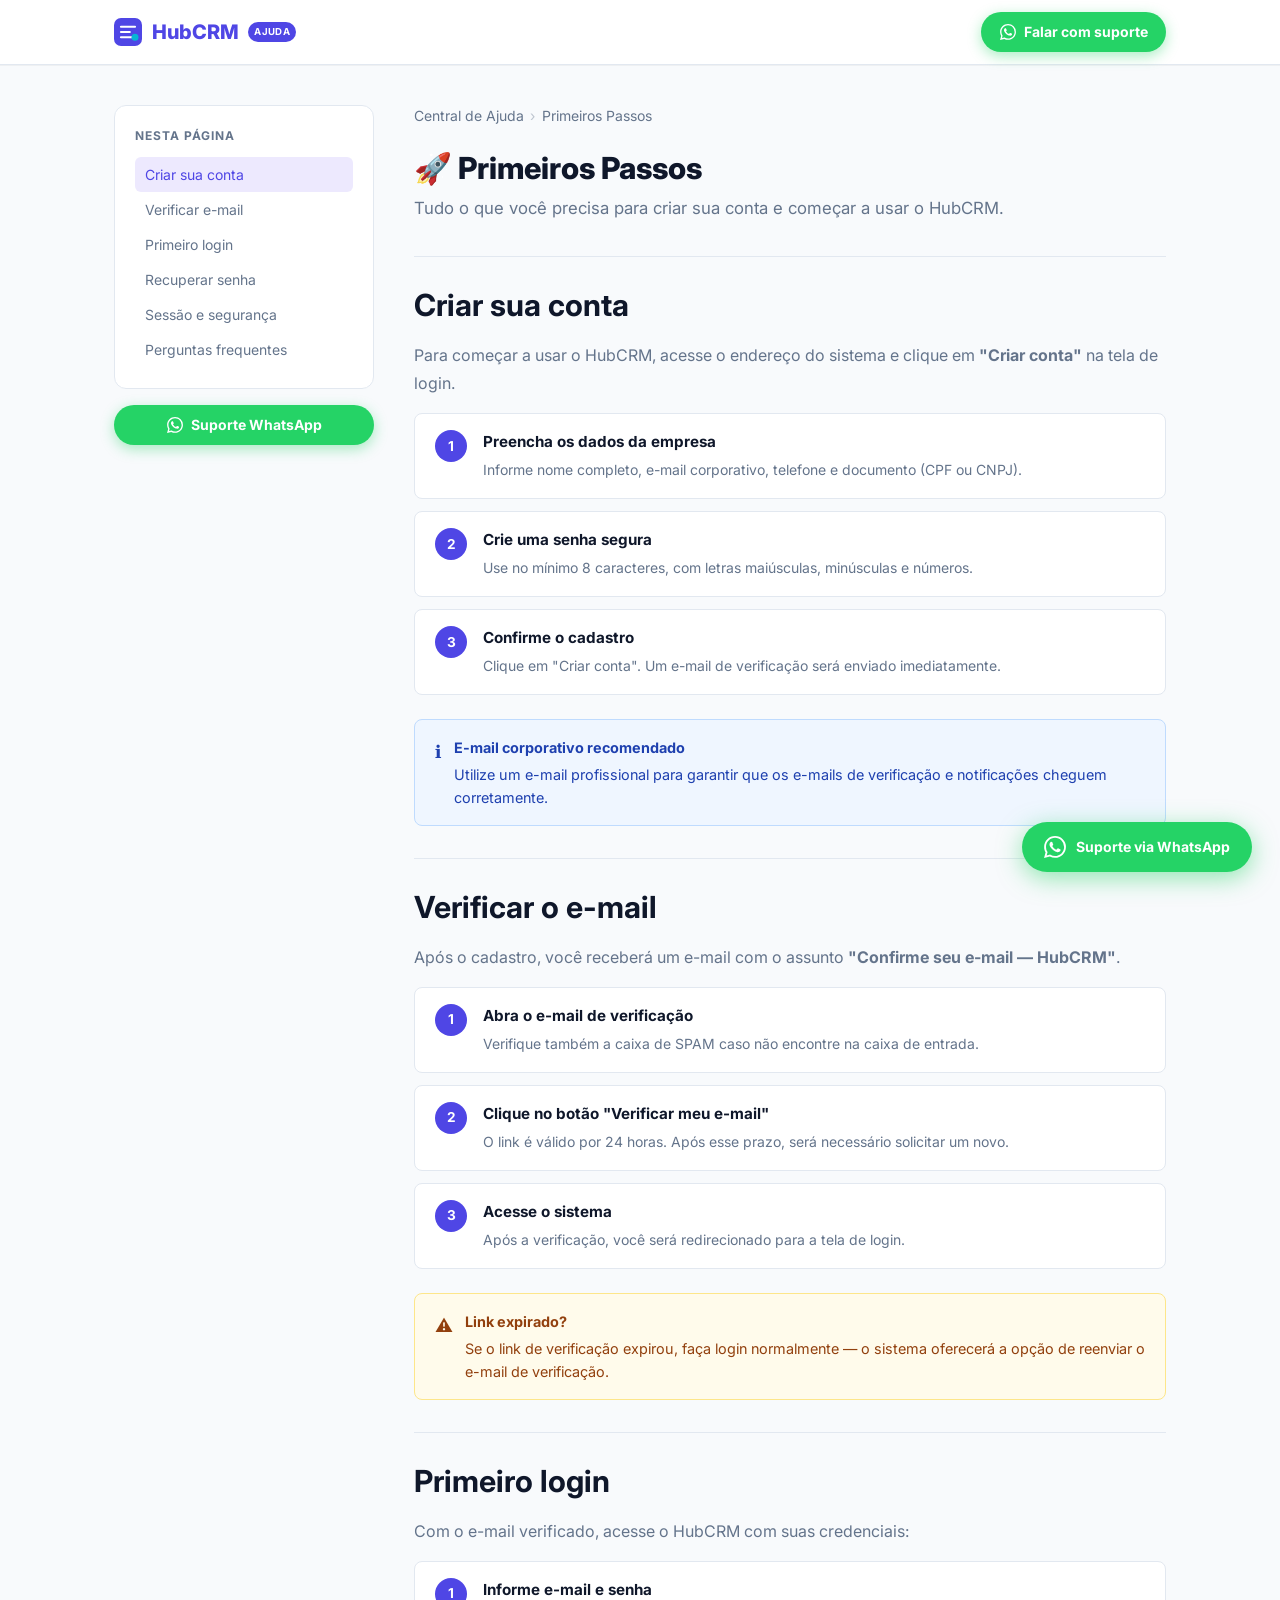
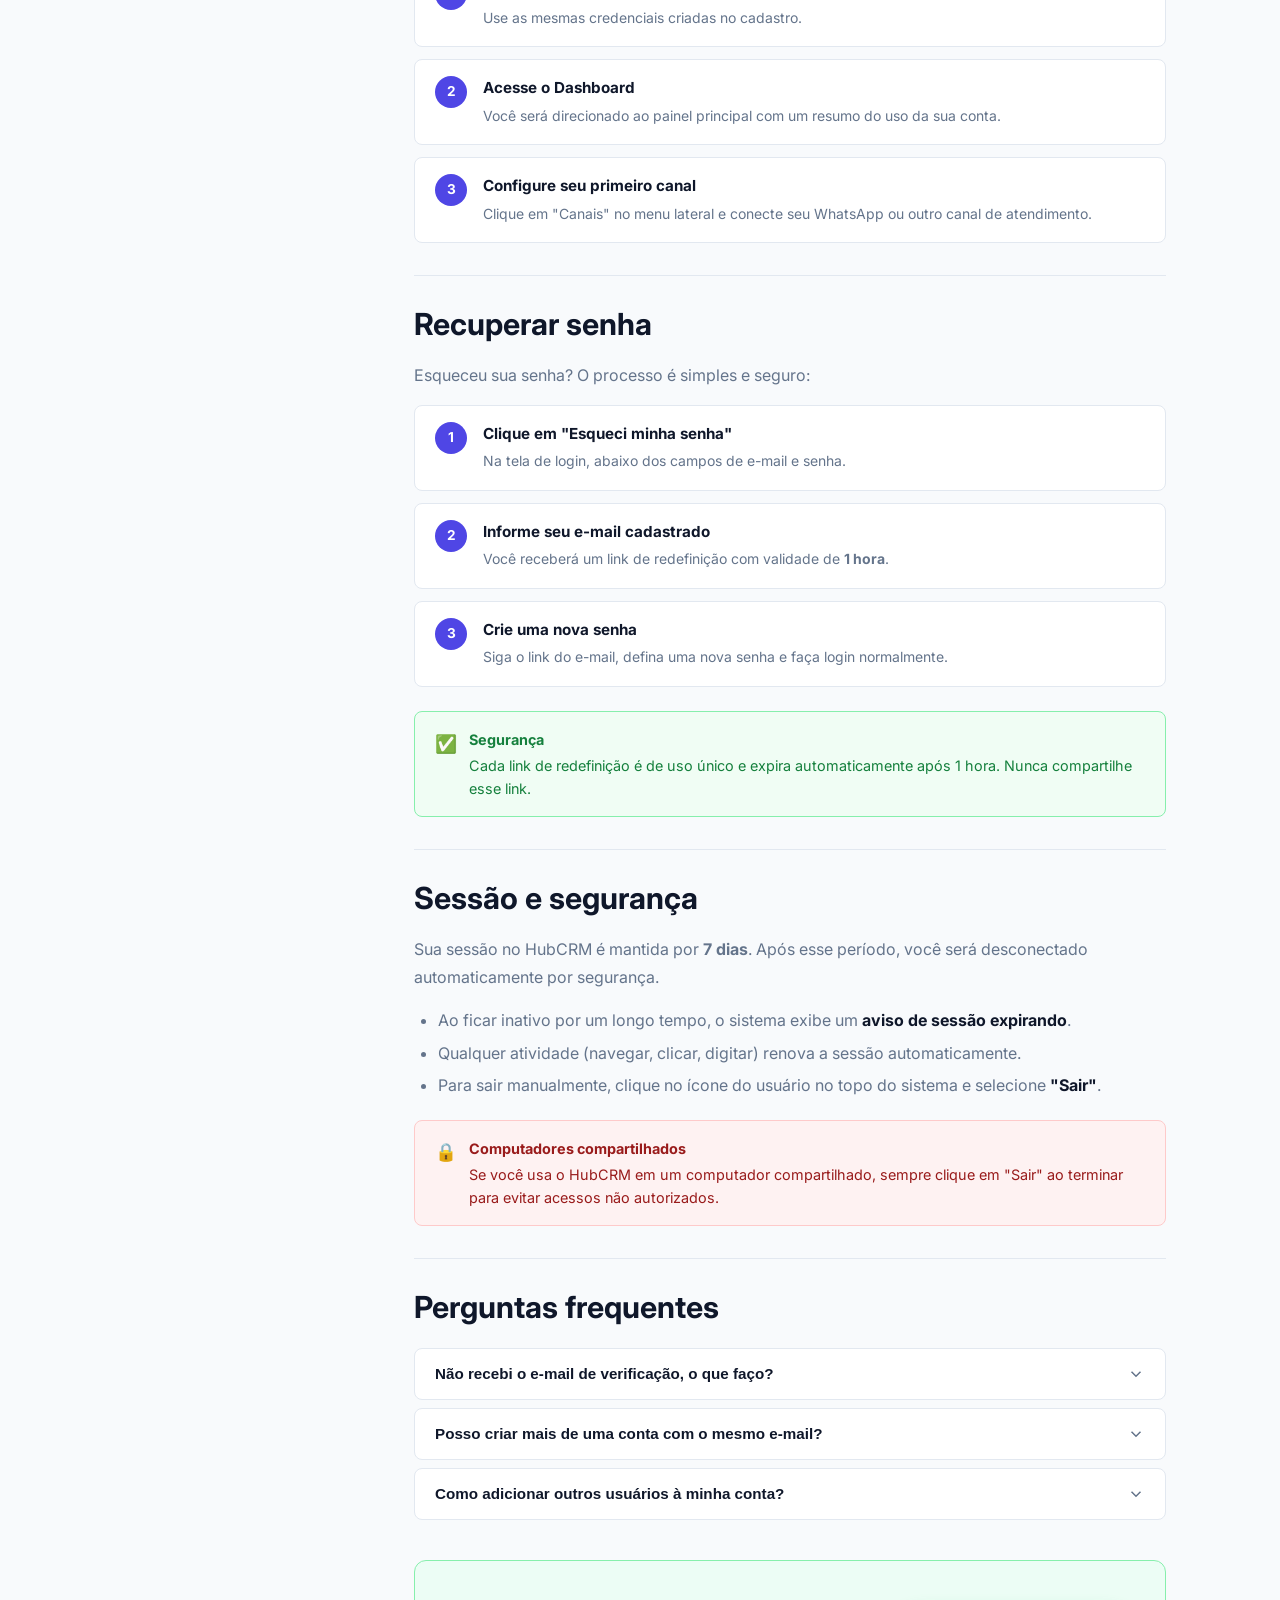
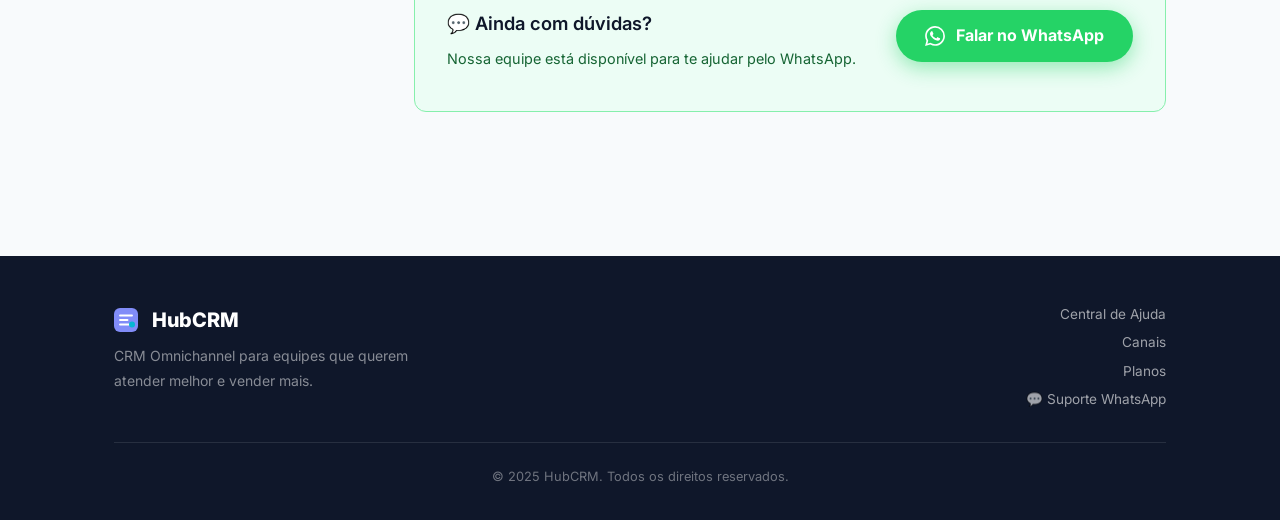
<file: primeiros-passos.html>
<!DOCTYPE html>
<html lang="pt-BR">
<head>
  <meta charset="UTF-8" />
  <meta name="viewport" content="width=device-width, initial-scale=1.0" />
  <title>Primeiros Passos — Central de Ajuda HubCRM</title>
  <meta name="description" content="Como criar sua conta, verificar o e-mail e fazer seu primeiro login no HubCRM." />
  <link rel="preconnect" href="https://fonts.googleapis.com" />
  <link rel="preconnect" href="https://fonts.gstatic.com" crossorigin />
  <link href="https://fonts.googleapis.com/css2?family=Inter:wght@400;500;600;700;800&display=swap" rel="stylesheet" />
  <link rel="stylesheet" href="assets/css/style.css" />
</head>
<body>

<header class="site-header">
  <div class="container">
    <div class="header-inner">
      <a href="index.html" class="logo">
        <svg width="28" height="28" viewBox="0 0 32 32" fill="none">
          <rect width="32" height="32" rx="8" fill="#4f46e5"/>
          <path d="M8 10h16M8 16h10M8 22h13" stroke="white" stroke-width="2.5" stroke-linecap="round"/>
          <circle cx="24" cy="22" r="4" fill="#06b6d4"/>
        </svg>
        HubCRM
        <span class="logo-badge">Ajuda</span>
      </a>
      <nav class="header-nav">
        <a href="https://wa.me/5515991716525?text=Ol%C3%A1%21+Preciso+de+suporte+com+o+HubCRM."
           target="_blank" rel="noopener" class="btn-whatsapp">
          <svg width="16" height="16" viewBox="0 0 24 24" fill="currentColor"><path d="M17.472 14.382c-.297-.149-1.758-.867-2.03-.967-.273-.099-.471-.148-.67.15-.197.297-.767.966-.94 1.164-.173.199-.347.223-.644.075-.297-.15-1.255-.463-2.39-1.475-.883-.788-1.48-1.761-1.653-2.059-.173-.297-.018-.458.13-.606.134-.133.298-.347.446-.52.149-.174.198-.298.298-.497.099-.198.05-.371-.025-.52-.075-.149-.669-1.612-.916-2.207-.242-.579-.487-.5-.669-.51-.173-.008-.371-.01-.57-.01-.198 0-.52.074-.792.372-.272.297-1.04 1.016-1.04 2.479 0 1.462 1.065 2.875 1.213 3.074.149.198 2.096 3.2 5.077 4.487.709.306 1.262.489 1.694.625.712.227 1.36.195 1.871.118.571-.085 1.758-.719 2.006-1.413.248-.694.248-1.289.173-1.413-.074-.124-.272-.198-.57-.347m-5.421 7.403h-.004a9.87 9.87 0 01-5.031-1.378l-.361-.214-3.741.982.998-3.648-.235-.374a9.86 9.86 0 01-1.51-5.26c.001-5.45 4.436-9.884 9.888-9.884 2.64 0 5.122 1.03 6.988 2.898a9.825 9.825 0 012.893 6.994c-.003 5.45-4.437 9.884-9.885 9.884m8.413-18.297A11.815 11.815 0 0012.05 0C5.495 0 .16 5.335.157 11.892c0 2.096.547 4.142 1.588 5.945L.057 24l6.305-1.654a11.882 11.882 0 005.683 1.448h.005c6.554 0 11.89-5.335 11.893-11.893a11.821 11.821 0 00-3.48-8.413Z"/></svg>
          Falar com suporte
        </a>
      </nav>
    </div>
  </div>
</header>

<main>
  <div class="container">
    <div class="page-layout">

      <!-- SIDEBAR -->
      <aside class="page-sidebar">
        <nav class="sidebar-nav">
          <h4>Nesta página</h4>
          <ul>
            <li><a href="#criar-conta">Criar sua conta</a></li>
            <li><a href="#verificar-email">Verificar e-mail</a></li>
            <li><a href="#primeiro-login">Primeiro login</a></li>
            <li><a href="#recuperar-senha">Recuperar senha</a></li>
            <li><a href="#sessao">Sessão e segurança</a></li>
            <li><a href="#faq">Perguntas frequentes</a></li>
          </ul>
        </nav>
        <div class="sidebar-whatsapp">
          <a href="https://wa.me/5515991716525?text=Ol%C3%A1%21+Preciso+de+suporte+com+o+HubCRM."
             target="_blank" rel="noopener" class="btn-whatsapp" style="width:100%;justify-content:center;">
            <svg width="16" height="16" viewBox="0 0 24 24" fill="currentColor"><path d="M17.472 14.382c-.297-.149-1.758-.867-2.03-.967-.273-.099-.471-.148-.67.15-.197.297-.767.966-.94 1.164-.173.199-.347.223-.644.075-.297-.15-1.255-.463-2.39-1.475-.883-.788-1.48-1.761-1.653-2.059-.173-.297-.018-.458.13-.606.134-.133.298-.347.446-.52.149-.174.198-.298.298-.497.099-.198.05-.371-.025-.52-.075-.149-.669-1.612-.916-2.207-.242-.579-.487-.5-.669-.51-.173-.008-.371-.01-.57-.01-.198 0-.52.074-.792.372-.272.297-1.04 1.016-1.04 2.479 0 1.462 1.065 2.875 1.213 3.074.149.198 2.096 3.2 5.077 4.487.709.306 1.262.489 1.694.625.712.227 1.36.195 1.871.118.571-.085 1.758-.719 2.006-1.413.248-.694.248-1.289.173-1.413-.074-.124-.272-.198-.57-.347m-5.421 7.403h-.004a9.87 9.87 0 01-5.031-1.378l-.361-.214-3.741.982.998-3.648-.235-.374a9.86 9.86 0 01-1.51-5.26c.001-5.45 4.436-9.884 9.888-9.884 2.64 0 5.122 1.03 6.988 2.898a9.825 9.825 0 012.893 6.994c-.003 5.45-4.437 9.884-9.885 9.884m8.413-18.297A11.815 11.815 0 0012.05 0C5.495 0 .16 5.335.157 11.892c0 2.096.547 4.142 1.588 5.945L.057 24l6.305-1.654a11.882 11.882 0 005.683 1.448h.005c6.554 0 11.89-5.335 11.893-11.893a11.821 11.821 0 00-3.48-8.413Z"/></svg>
            Suporte WhatsApp
          </a>
        </div>
      </aside>

      <!-- CONTENT -->
      <div class="article-content">
        <div class="breadcrumb">
          <a href="index.html">Central de Ajuda</a>
          <span class="breadcrumb-sep">›</span>
          <span>Primeiros Passos</span>
        </div>

        <h1 style="font-size:1.9rem;margin-bottom:.5rem;">🚀 Primeiros Passos</h1>
        <p style="font-size:1.05rem;margin-bottom:2rem;">Tudo o que você precisa para criar sua conta e começar a usar o HubCRM.</p>

        <!-- CRIAR CONTA -->
        <h2 id="criar-conta" data-section>Criar sua conta</h2>
        <p>Para começar a usar o HubCRM, acesse o endereço do sistema e clique em <strong>"Criar conta"</strong> na tela de login.</p>

        <div class="steps">
          <div class="step">
            <div class="step-num">1</div>
            <div class="step-content">
              <h4>Preencha os dados da empresa</h4>
              <p>Informe nome completo, e-mail corporativo, telefone e documento (CPF ou CNPJ).</p>
            </div>
          </div>
          <div class="step">
            <div class="step-num">2</div>
            <div class="step-content">
              <h4>Crie uma senha segura</h4>
              <p>Use no mínimo 8 caracteres, com letras maiúsculas, minúsculas e números.</p>
            </div>
          </div>
          <div class="step">
            <div class="step-num">3</div>
            <div class="step-content">
              <h4>Confirme o cadastro</h4>
              <p>Clique em "Criar conta". Um e-mail de verificação será enviado imediatamente.</p>
            </div>
          </div>
        </div>

        <div class="callout callout-info">
          <span class="callout-icon">ℹ️</span>
          <div class="callout-body">
            <strong>E-mail corporativo recomendado</strong>
            Utilize um e-mail profissional para garantir que os e-mails de verificação e notificações cheguem corretamente.
          </div>
        </div>

        <!-- VERIFICAR EMAIL -->
        <h2 id="verificar-email" data-section>Verificar o e-mail</h2>
        <p>Após o cadastro, você receberá um e-mail com o assunto <strong>"Confirme seu e-mail — HubCRM"</strong>.</p>

        <div class="steps">
          <div class="step">
            <div class="step-num">1</div>
            <div class="step-content">
              <h4>Abra o e-mail de verificação</h4>
              <p>Verifique também a caixa de SPAM caso não encontre na caixa de entrada.</p>
            </div>
          </div>
          <div class="step">
            <div class="step-num">2</div>
            <div class="step-content">
              <h4>Clique no botão "Verificar meu e-mail"</h4>
              <p>O link é válido por 24 horas. Após esse prazo, será necessário solicitar um novo.</p>
            </div>
          </div>
          <div class="step">
            <div class="step-num">3</div>
            <div class="step-content">
              <h4>Acesse o sistema</h4>
              <p>Após a verificação, você será redirecionado para a tela de login.</p>
            </div>
          </div>
        </div>

        <div class="callout callout-warning">
          <span class="callout-icon">⚠️</span>
          <div class="callout-body">
            <strong>Link expirado?</strong>
            Se o link de verificação expirou, faça login normalmente — o sistema oferecerá a opção de reenviar o e-mail de verificação.
          </div>
        </div>

        <!-- PRIMEIRO LOGIN -->
        <h2 id="primeiro-login" data-section>Primeiro login</h2>
        <p>Com o e-mail verificado, acesse o HubCRM com suas credenciais:</p>

        <div class="steps">
          <div class="step">
            <div class="step-num">1</div>
            <div class="step-content">
              <h4>Informe e-mail e senha</h4>
              <p>Use as mesmas credenciais criadas no cadastro.</p>
            </div>
          </div>
          <div class="step">
            <div class="step-num">2</div>
            <div class="step-content">
              <h4>Acesse o Dashboard</h4>
              <p>Você será direcionado ao painel principal com um resumo do uso da sua conta.</p>
            </div>
          </div>
          <div class="step">
            <div class="step-num">3</div>
            <div class="step-content">
              <h4>Configure seu primeiro canal</h4>
              <p>Clique em "Canais" no menu lateral e conecte seu WhatsApp ou outro canal de atendimento.</p>
            </div>
          </div>
        </div>

        <!-- RECUPERAR SENHA -->
        <h2 id="recuperar-senha" data-section>Recuperar senha</h2>
        <p>Esqueceu sua senha? O processo é simples e seguro:</p>

        <div class="steps">
          <div class="step">
            <div class="step-num">1</div>
            <div class="step-content">
              <h4>Clique em "Esqueci minha senha"</h4>
              <p>Na tela de login, abaixo dos campos de e-mail e senha.</p>
            </div>
          </div>
          <div class="step">
            <div class="step-num">2</div>
            <div class="step-content">
              <h4>Informe seu e-mail cadastrado</h4>
              <p>Você receberá um link de redefinição com validade de <strong>1 hora</strong>.</p>
            </div>
          </div>
          <div class="step">
            <div class="step-num">3</div>
            <div class="step-content">
              <h4>Crie uma nova senha</h4>
              <p>Siga o link do e-mail, defina uma nova senha e faça login normalmente.</p>
            </div>
          </div>
        </div>

        <div class="callout callout-tip">
          <span class="callout-icon">✅</span>
          <div class="callout-body">
            <strong>Segurança</strong>
            Cada link de redefinição é de uso único e expira automaticamente após 1 hora. Nunca compartilhe esse link.
          </div>
        </div>

        <!-- SESSAO -->
        <h2 id="sessao" data-section>Sessão e segurança</h2>
        <p>Sua sessão no HubCRM é mantida por <strong>7 dias</strong>. Após esse período, você será desconectado automaticamente por segurança.</p>

        <ul>
          <li>Ao ficar inativo por um longo tempo, o sistema exibe um <strong>aviso de sessão expirando</strong>.</li>
          <li>Qualquer atividade (navegar, clicar, digitar) renova a sessão automaticamente.</li>
          <li>Para sair manualmente, clique no ícone do usuário no topo do sistema e selecione <strong>"Sair"</strong>.</li>
        </ul>

        <div class="callout callout-danger">
          <span class="callout-icon">🔒</span>
          <div class="callout-body">
            <strong>Computadores compartilhados</strong>
            Se você usa o HubCRM em um computador compartilhado, sempre clique em "Sair" ao terminar para evitar acessos não autorizados.
          </div>
        </div>

        <!-- FAQ -->
        <h2 id="faq" data-section>Perguntas frequentes</h2>

        <div class="faq-list">
          <div class="faq-item">
            <button class="faq-question">
              Não recebi o e-mail de verificação, o que faço?
              <svg class="faq-arrow" width="18" height="18" fill="none" stroke="currentColor" stroke-width="2" viewBox="0 0 24 24"><path d="m6 9 6 6 6-6"/></svg>
            </button>
            <div class="faq-answer">
              <div class="faq-answer-inner">
                <p>Verifique a pasta de SPAM ou lixo eletrônico. Se não encontrar, tente fazer login — o sistema oferece a opção de reenviar o e-mail. Se o problema persistir, entre em contato com o suporte via WhatsApp.</p>
              </div>
            </div>
          </div>

          <div class="faq-item">
            <button class="faq-question">
              Posso criar mais de uma conta com o mesmo e-mail?
              <svg class="faq-arrow" width="18" height="18" fill="none" stroke="currentColor" stroke-width="2" viewBox="0 0 24 24"><path d="m6 9 6 6 6-6"/></svg>
            </button>
            <div class="faq-answer">
              <div class="faq-answer-inner">
                <p>Não. Cada e-mail pode ser vinculado a apenas uma conta. Se você precisa de acesso em uma empresa já cadastrada, peça ao administrador da conta que te envie um convite.</p>
              </div>
            </div>
          </div>

          <div class="faq-item">
            <button class="faq-question">
              Como adicionar outros usuários à minha conta?
              <svg class="faq-arrow" width="18" height="18" fill="none" stroke="currentColor" stroke-width="2" viewBox="0 0 24 24"><path d="m6 9 6 6 6-6"/></svg>
            </button>
            <div class="faq-answer">
              <div class="faq-answer-inner">
                <p>Acesse <strong>Configurações → Usuários</strong> e clique em "Convidar usuário". Informe o e-mail e a função (admin ou agente). O sistema vai enviar um e-mail de convite. Consulte <a href="usuarios.html">Usuários & Equipe</a> para mais detalhes.</p>
              </div>
            </div>
          </div>
        </div>

        <!-- SUPPORT CTA -->
        <div class="support-banner" style="margin-top:2.5rem;">
          <div class="support-banner-text">
            <h3>💬 Ainda com dúvidas?</h3>
            <p>Nossa equipe está disponível para te ajudar pelo WhatsApp.</p>
          </div>
          <a href="https://wa.me/5515991716525?text=Ol%C3%A1%21+Preciso+de+suporte+com+o+HubCRM."
             target="_blank" rel="noopener" class="btn-whatsapp btn-whatsapp-lg">
            <svg width="20" height="20" viewBox="0 0 24 24" fill="currentColor"><path d="M17.472 14.382c-.297-.149-1.758-.867-2.03-.967-.273-.099-.471-.148-.67.15-.197.297-.767.966-.94 1.164-.173.199-.347.223-.644.075-.297-.15-1.255-.463-2.39-1.475-.883-.788-1.48-1.761-1.653-2.059-.173-.297-.018-.458.13-.606.134-.133.298-.347.446-.52.149-.174.198-.298.298-.497.099-.198.05-.371-.025-.52-.075-.149-.669-1.612-.916-2.207-.242-.579-.487-.5-.669-.51-.173-.008-.371-.01-.57-.01-.198 0-.52.074-.792.372-.272.297-1.04 1.016-1.04 2.479 0 1.462 1.065 2.875 1.213 3.074.149.198 2.096 3.2 5.077 4.487.709.306 1.262.489 1.694.625.712.227 1.36.195 1.871.118.571-.085 1.758-.719 2.006-1.413.248-.694.248-1.289.173-1.413-.074-.124-.272-.198-.57-.347m-5.421 7.403h-.004a9.87 9.87 0 01-5.031-1.378l-.361-.214-3.741.982.998-3.648-.235-.374a9.86 9.86 0 01-1.51-5.26c.001-5.45 4.436-9.884 9.888-9.884 2.64 0 5.122 1.03 6.988 2.898a9.825 9.825 0 012.893 6.994c-.003 5.45-4.437 9.884-9.885 9.884m8.413-18.297A11.815 11.815 0 0012.05 0C5.495 0 .16 5.335.157 11.892c0 2.096.547 4.142 1.588 5.945L.057 24l6.305-1.654a11.882 11.882 0 005.683 1.448h.005c6.554 0 11.89-5.335 11.893-11.893a11.821 11.821 0 00-3.48-8.413Z"/></svg>
            Falar no WhatsApp
          </a>
        </div>

      </div><!-- /article -->
    </div><!-- /page-layout -->
  </div><!-- /container -->
</main>

<footer class="site-footer">
  <div class="container">
    <div class="footer-inner">
      <div class="footer-brand">
        <a href="index.html" class="logo" style="color:white;margin-bottom:.5rem;display:inline-flex;">
          <svg width="24" height="24" viewBox="0 0 32 32" fill="none"><rect width="32" height="32" rx="8" fill="#818cf8"/><path d="M8 10h16M8 16h10M8 22h13" stroke="white" stroke-width="2.5" stroke-linecap="round"/><circle cx="24" cy="22" r="4" fill="#06b6d4"/></svg>
          &nbsp;HubCRM
        </a>
        <p>CRM Omnichannel para equipes que querem atender melhor e vender mais.</p>
      </div>
      <div class="footer-links">
        <a href="index.html">Central de Ajuda</a>
        <a href="canais.html">Canais</a>
        <a href="planos.html">Planos</a>
        <a href="https://wa.me/5515991716525?text=Ol%C3%A1%21+Preciso+de+suporte+com+o+HubCRM." target="_blank" rel="noopener">💬 Suporte WhatsApp</a>
      </div>
    </div>
    <div class="footer-bottom">&copy; 2025 HubCRM. Todos os direitos reservados.</div>
  </div>
</footer>

<script src="assets/js/app.js"></script>
</body>
</html>
</file>
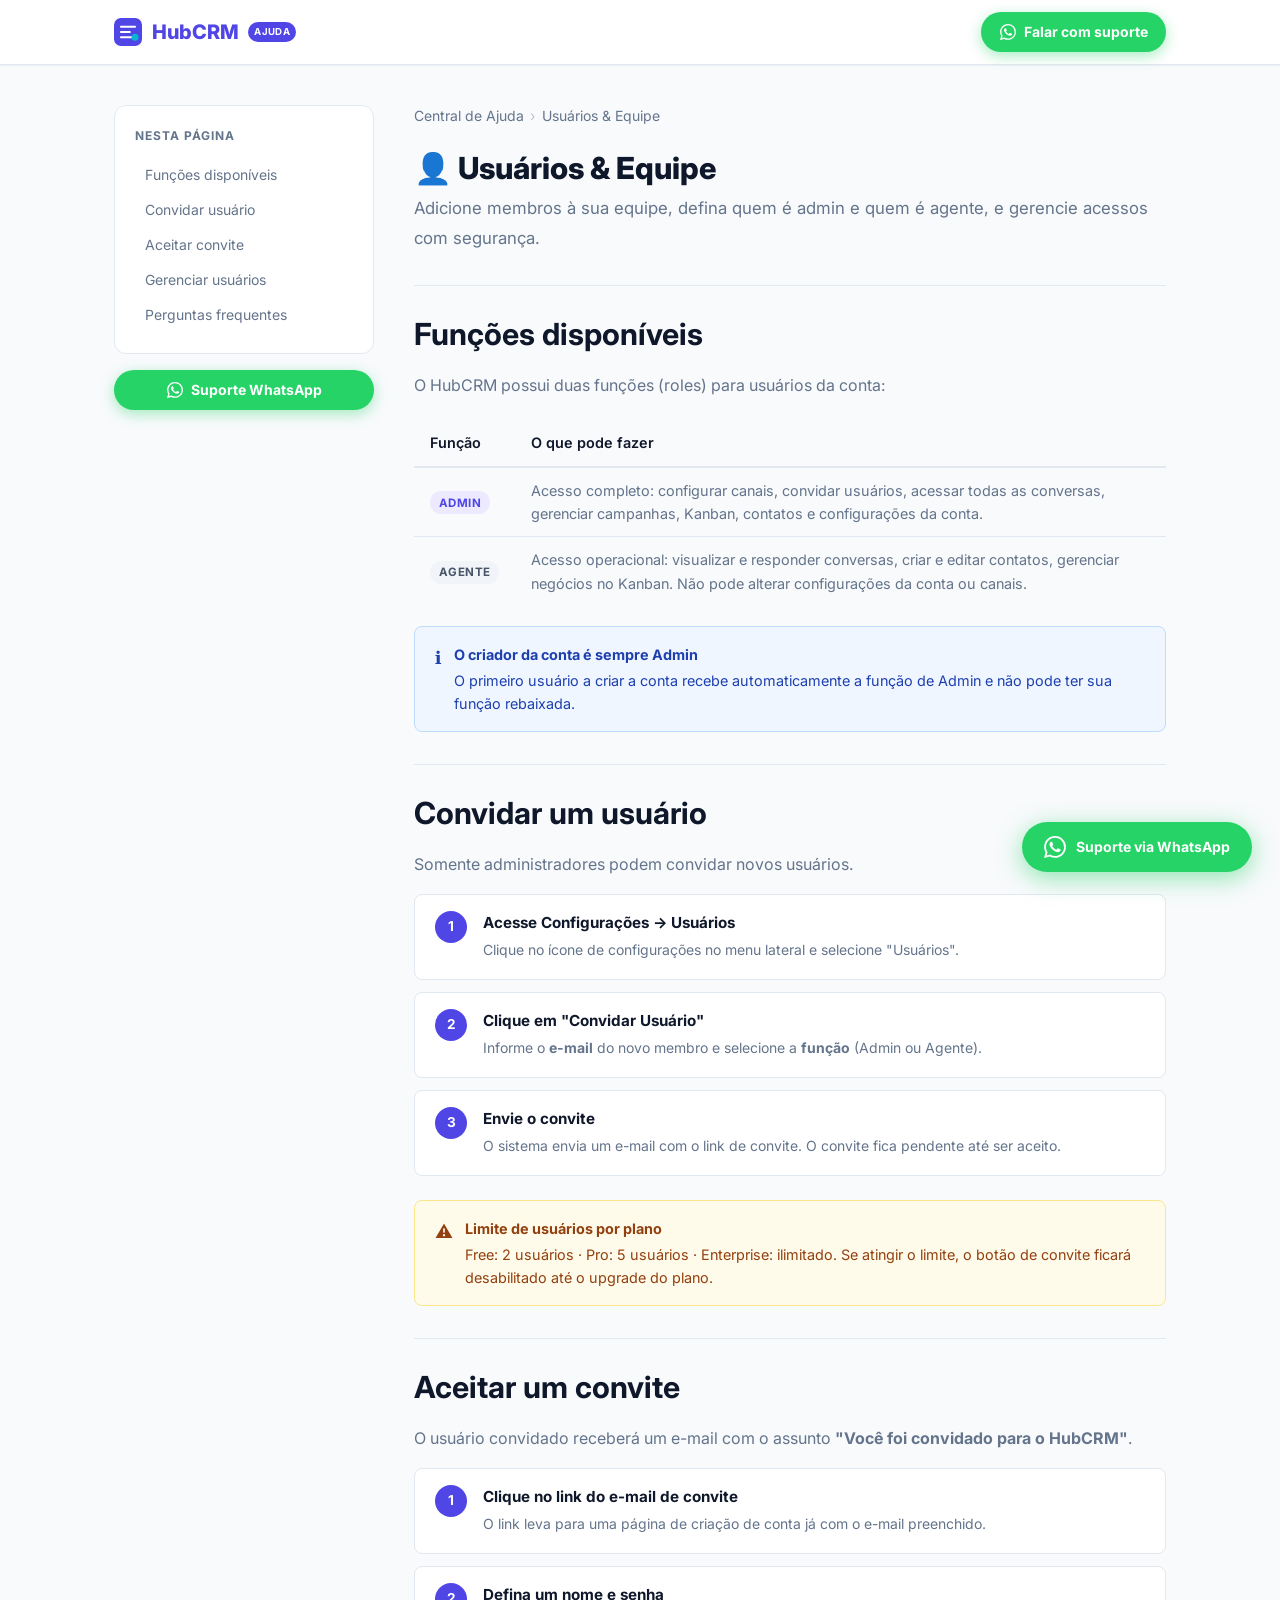
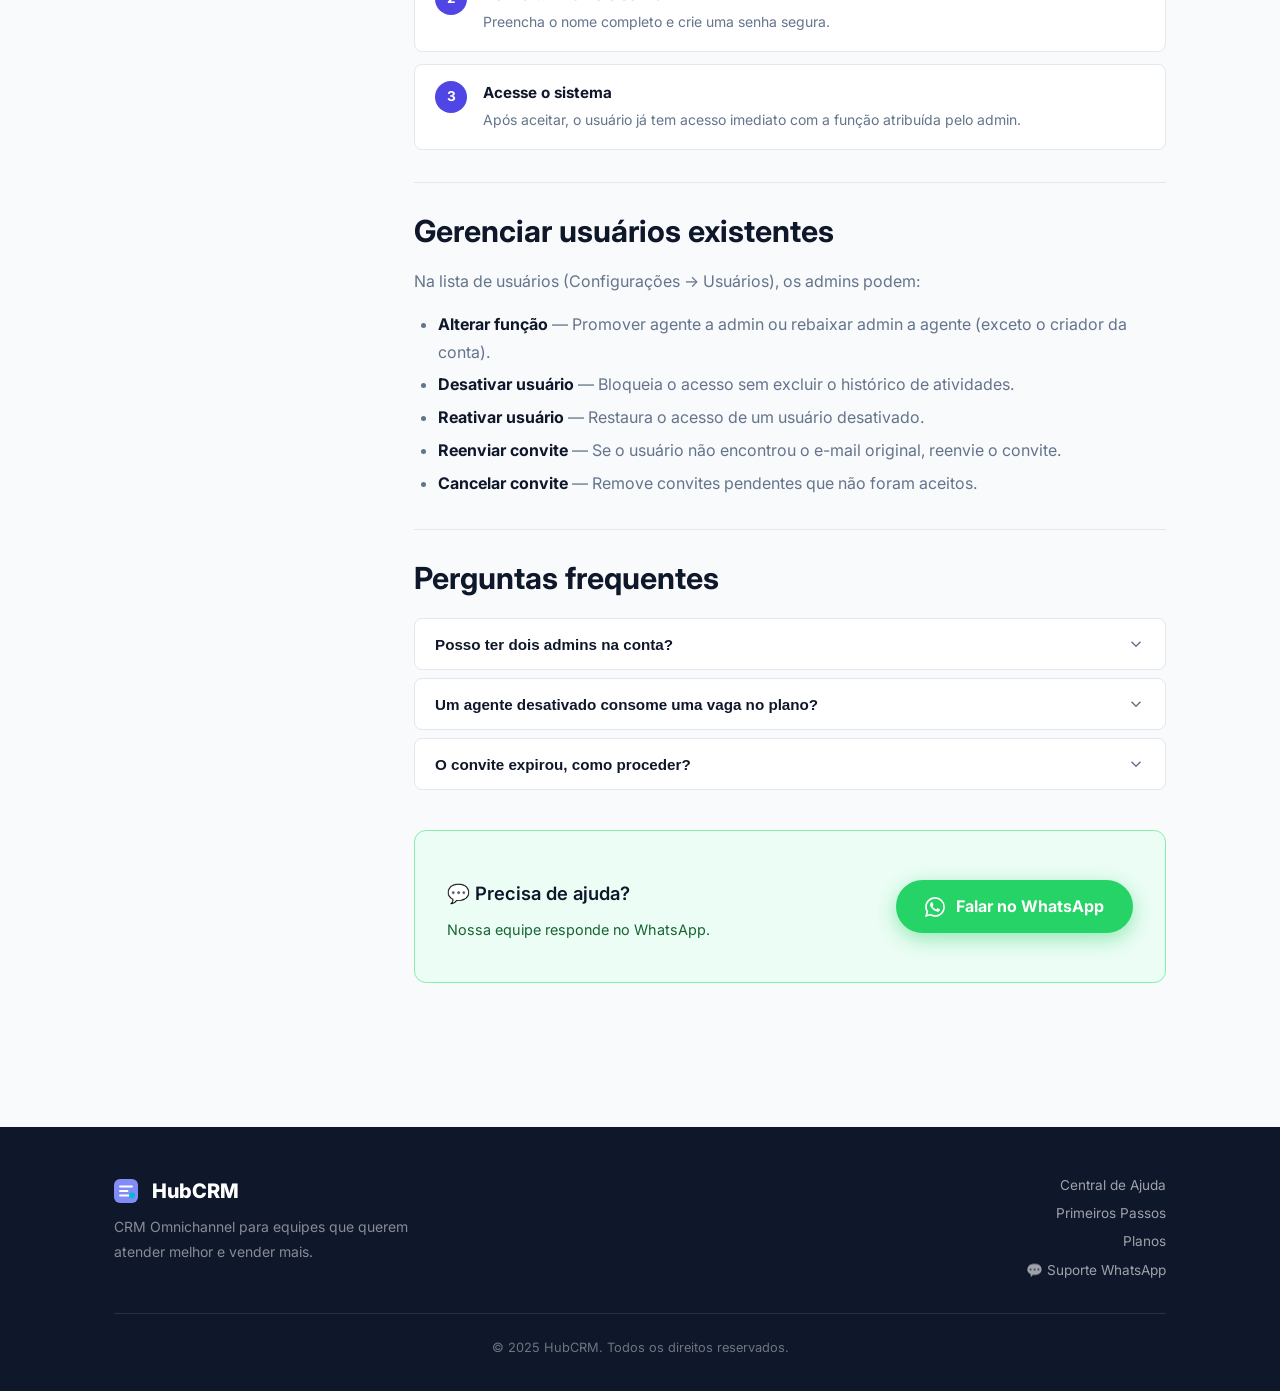
<file: usuarios.html>
<!DOCTYPE html>
<html lang="pt-BR">
<head>
  <meta charset="UTF-8" />
  <meta name="viewport" content="width=device-width, initial-scale=1.0" />
  <title>Usuários & Equipe — Central de Ajuda HubCRM</title>
  <meta name="description" content="Como convidar usuários, definir funções e gerenciar acessos no HubCRM." />
  <link rel="preconnect" href="https://fonts.googleapis.com" />
  <link rel="preconnect" href="https://fonts.gstatic.com" crossorigin />
  <link href="https://fonts.googleapis.com/css2?family=Inter:wght@400;500;600;700;800&display=swap" rel="stylesheet" />
  <link rel="stylesheet" href="assets/css/style.css" />
</head>
<body>

<header class="site-header">
  <div class="container">
    <div class="header-inner">
      <a href="index.html" class="logo">
        <svg width="28" height="28" viewBox="0 0 32 32" fill="none"><rect width="32" height="32" rx="8" fill="#4f46e5"/><path d="M8 10h16M8 16h10M8 22h13" stroke="white" stroke-width="2.5" stroke-linecap="round"/><circle cx="24" cy="22" r="4" fill="#06b6d4"/></svg>
        HubCRM <span class="logo-badge">Ajuda</span>
      </a>
      <nav class="header-nav">
        <a href="https://wa.me/5515991716525?text=Ol%C3%A1%21+Preciso+de+suporte+com+o+HubCRM." target="_blank" rel="noopener" class="btn-whatsapp">
          <svg width="16" height="16" viewBox="0 0 24 24" fill="currentColor"><path d="M17.472 14.382c-.297-.149-1.758-.867-2.03-.967-.273-.099-.471-.148-.67.15-.197.297-.767.966-.94 1.164-.173.199-.347.223-.644.075-.297-.15-1.255-.463-2.39-1.475-.883-.788-1.48-1.761-1.653-2.059-.173-.297-.018-.458.13-.606.134-.133.298-.347.446-.52.149-.174.198-.298.298-.497.099-.198.05-.371-.025-.52-.075-.149-.669-1.612-.916-2.207-.242-.579-.487-.5-.669-.51-.173-.008-.371-.01-.57-.01-.198 0-.52.074-.792.372-.272.297-1.04 1.016-1.04 2.479 0 1.462 1.065 2.875 1.213 3.074.149.198 2.096 3.2 5.077 4.487.709.306 1.262.489 1.694.625.712.227 1.36.195 1.871.118.571-.085 1.758-.719 2.006-1.413.248-.694.248-1.289.173-1.413-.074-.124-.272-.198-.57-.347m-5.421 7.403h-.004a9.87 9.87 0 01-5.031-1.378l-.361-.214-3.741.982.998-3.648-.235-.374a9.86 9.86 0 01-1.51-5.26c.001-5.45 4.436-9.884 9.888-9.884 2.64 0 5.122 1.03 6.988 2.898a9.825 9.825 0 012.893 6.994c-.003 5.45-4.437 9.884-9.885 9.884m8.413-18.297A11.815 11.815 0 0012.05 0C5.495 0 .16 5.335.157 11.892c0 2.096.547 4.142 1.588 5.945L.057 24l6.305-1.654a11.882 11.882 0 005.683 1.448h.005c6.554 0 11.89-5.335 11.893-11.893a11.821 11.821 0 00-3.48-8.413Z"/></svg>
          Falar com suporte
        </a>
      </nav>
    </div>
  </div>
</header>

<main>
  <div class="container">
    <div class="page-layout">
      <aside class="page-sidebar">
        <nav class="sidebar-nav">
          <h4>Nesta página</h4>
          <ul>
            <li><a href="#funcoes">Funções disponíveis</a></li>
            <li><a href="#convidar">Convidar usuário</a></li>
            <li><a href="#aceitar">Aceitar convite</a></li>
            <li><a href="#gerenciar">Gerenciar usuários</a></li>
            <li><a href="#faq">Perguntas frequentes</a></li>
          </ul>
        </nav>
        <div class="sidebar-whatsapp">
          <a href="https://wa.me/5515991716525?text=Ol%C3%A1%21+Preciso+de+suporte+com+o+HubCRM." target="_blank" rel="noopener" class="btn-whatsapp" style="width:100%;justify-content:center;">
            <svg width="16" height="16" viewBox="0 0 24 24" fill="currentColor"><path d="M17.472 14.382c-.297-.149-1.758-.867-2.03-.967-.273-.099-.471-.148-.67.15-.197.297-.767.966-.94 1.164-.173.199-.347.223-.644.075-.297-.15-1.255-.463-2.39-1.475-.883-.788-1.48-1.761-1.653-2.059-.173-.297-.018-.458.13-.606.134-.133.298-.347.446-.52.149-.174.198-.298.298-.497.099-.198.05-.371-.025-.52-.075-.149-.669-1.612-.916-2.207-.242-.579-.487-.5-.669-.51-.173-.008-.371-.01-.57-.01-.198 0-.52.074-.792.372-.272.297-1.04 1.016-1.04 2.479 0 1.462 1.065 2.875 1.213 3.074.149.198 2.096 3.2 5.077 4.487.709.306 1.262.489 1.694.625.712.227 1.36.195 1.871.118.571-.085 1.758-.719 2.006-1.413.248-.694.248-1.289.173-1.413-.074-.124-.272-.198-.57-.347m-5.421 7.403h-.004a9.87 9.87 0 01-5.031-1.378l-.361-.214-3.741.982.998-3.648-.235-.374a9.86 9.86 0 01-1.51-5.26c.001-5.45 4.436-9.884 9.888-9.884 2.64 0 5.122 1.03 6.988 2.898a9.825 9.825 0 012.893 6.994c-.003 5.45-4.437 9.884-9.885 9.884m8.413-18.297A11.815 11.815 0 0012.05 0C5.495 0 .16 5.335.157 11.892c0 2.096.547 4.142 1.588 5.945L.057 24l6.305-1.654a11.882 11.882 0 005.683 1.448h.005c6.554 0 11.89-5.335 11.893-11.893a11.821 11.821 0 00-3.48-8.413Z"/></svg>
            Suporte WhatsApp
          </a>
        </div>
      </aside>

      <div class="article-content">
        <div class="breadcrumb">
          <a href="index.html">Central de Ajuda</a>
          <span class="breadcrumb-sep">›</span>
          <span>Usuários & Equipe</span>
        </div>

        <h1 style="font-size:1.9rem;margin-bottom:.5rem;">👤 Usuários & Equipe</h1>
        <p style="font-size:1.05rem;margin-bottom:2rem;">Adicione membros à sua equipe, defina quem é admin e quem é agente, e gerencie acessos com segurança.</p>

        <h2 id="funcoes" data-section>Funções disponíveis</h2>
        <p>O HubCRM possui duas funções (roles) para usuários da conta:</p>

        <div class="table-wrap">
          <table>
            <thead>
              <tr>
                <th>Função</th>
                <th>O que pode fazer</th>
              </tr>
            </thead>
            <tbody>
              <tr>
                <td><span class="badge badge-pro">Admin</span></td>
                <td>Acesso completo: configurar canais, convidar usuários, acessar todas as conversas, gerenciar campanhas, Kanban, contatos e configurações da conta.</td>
              </tr>
              <tr>
                <td><span class="badge badge-free">Agente</span></td>
                <td>Acesso operacional: visualizar e responder conversas, criar e editar contatos, gerenciar negócios no Kanban. Não pode alterar configurações da conta ou canais.</td>
              </tr>
            </tbody>
          </table>
        </div>

        <div class="callout callout-info">
          <span class="callout-icon">ℹ️</span>
          <div class="callout-body">
            <strong>O criador da conta é sempre Admin</strong>
            O primeiro usuário a criar a conta recebe automaticamente a função de Admin e não pode ter sua função rebaixada.
          </div>
        </div>

        <h2 id="convidar" data-section>Convidar um usuário</h2>
        <p>Somente administradores podem convidar novos usuários.</p>

        <div class="steps">
          <div class="step">
            <div class="step-num">1</div>
            <div class="step-content">
              <h4>Acesse Configurações → Usuários</h4>
              <p>Clique no ícone de configurações no menu lateral e selecione "Usuários".</p>
            </div>
          </div>
          <div class="step">
            <div class="step-num">2</div>
            <div class="step-content">
              <h4>Clique em "Convidar Usuário"</h4>
              <p>Informe o <strong>e-mail</strong> do novo membro e selecione a <strong>função</strong> (Admin ou Agente).</p>
            </div>
          </div>
          <div class="step">
            <div class="step-num">3</div>
            <div class="step-content">
              <h4>Envie o convite</h4>
              <p>O sistema envia um e-mail com o link de convite. O convite fica pendente até ser aceito.</p>
            </div>
          </div>
        </div>

        <div class="callout callout-warning">
          <span class="callout-icon">⚠️</span>
          <div class="callout-body">
            <strong>Limite de usuários por plano</strong>
            Free: 2 usuários · Pro: 5 usuários · Enterprise: ilimitado. Se atingir o limite, o botão de convite ficará desabilitado até o upgrade do plano.
          </div>
        </div>

        <h2 id="aceitar" data-section>Aceitar um convite</h2>
        <p>O usuário convidado receberá um e-mail com o assunto <strong>"Você foi convidado para o HubCRM"</strong>.</p>

        <div class="steps">
          <div class="step">
            <div class="step-num">1</div>
            <div class="step-content">
              <h4>Clique no link do e-mail de convite</h4>
              <p>O link leva para uma página de criação de conta já com o e-mail preenchido.</p>
            </div>
          </div>
          <div class="step">
            <div class="step-num">2</div>
            <div class="step-content">
              <h4>Defina um nome e senha</h4>
              <p>Preencha o nome completo e crie uma senha segura.</p>
            </div>
          </div>
          <div class="step">
            <div class="step-num">3</div>
            <div class="step-content">
              <h4>Acesse o sistema</h4>
              <p>Após aceitar, o usuário já tem acesso imediato com a função atribuída pelo admin.</p>
            </div>
          </div>
        </div>

        <h2 id="gerenciar" data-section>Gerenciar usuários existentes</h2>
        <p>Na lista de usuários (Configurações → Usuários), os admins podem:</p>
        <ul>
          <li><strong>Alterar função</strong> — Promover agente a admin ou rebaixar admin a agente (exceto o criador da conta).</li>
          <li><strong>Desativar usuário</strong> — Bloqueia o acesso sem excluir o histórico de atividades.</li>
          <li><strong>Reativar usuário</strong> — Restaura o acesso de um usuário desativado.</li>
          <li><strong>Reenviar convite</strong> — Se o usuário não encontrou o e-mail original, reenvie o convite.</li>
          <li><strong>Cancelar convite</strong> — Remove convites pendentes que não foram aceitos.</li>
        </ul>

        <h2 id="faq" data-section>Perguntas frequentes</h2>
        <div class="faq-list">
          <div class="faq-item">
            <button class="faq-question">
              Posso ter dois admins na conta?
              <svg class="faq-arrow" width="18" height="18" fill="none" stroke="currentColor" stroke-width="2" viewBox="0 0 24 24"><path d="m6 9 6 6 6-6"/></svg>
            </button>
            <div class="faq-answer">
              <div class="faq-answer-inner">
                <p>Sim. Você pode ter múltiplos admins dentro do limite de usuários do seu plano. Basta convidar o usuário com a função "Admin".</p>
              </div>
            </div>
          </div>
          <div class="faq-item">
            <button class="faq-question">
              Um agente desativado consome uma vaga no plano?
              <svg class="faq-arrow" width="18" height="18" fill="none" stroke="currentColor" stroke-width="2" viewBox="0 0 24 24"><path d="m6 9 6 6 6-6"/></svg>
            </button>
            <div class="faq-answer">
              <div class="faq-answer-inner">
                <p>Não. Usuários desativados não contam no limite de usuários ativos do plano. Você pode desativar membros que saíram da equipe para liberar vagas sem perder o histórico.</p>
              </div>
            </div>
          </div>
          <div class="faq-item">
            <button class="faq-question">
              O convite expirou, como proceder?
              <svg class="faq-arrow" width="18" height="18" fill="none" stroke="currentColor" stroke-width="2" viewBox="0 0 24 24"><path d="m6 9 6 6 6-6"/></svg>
            </button>
            <div class="faq-answer">
              <div class="faq-answer-inner">
                <p>Acesse Configurações → Usuários, localize o convite pendente e clique em "Reenviar Convite". Um novo link será gerado e enviado ao e-mail.</p>
              </div>
            </div>
          </div>
        </div>

        <div class="support-banner" style="margin-top:2.5rem;">
          <div class="support-banner-text">
            <h3>💬 Precisa de ajuda?</h3>
            <p>Nossa equipe responde no WhatsApp.</p>
          </div>
          <a href="https://wa.me/5515991716525?text=Ol%C3%A1%21+Preciso+de+suporte+com+o+HubCRM." target="_blank" rel="noopener" class="btn-whatsapp btn-whatsapp-lg">
            <svg width="20" height="20" viewBox="0 0 24 24" fill="currentColor"><path d="M17.472 14.382c-.297-.149-1.758-.867-2.03-.967-.273-.099-.471-.148-.67.15-.197.297-.767.966-.94 1.164-.173.199-.347.223-.644.075-.297-.15-1.255-.463-2.39-1.475-.883-.788-1.48-1.761-1.653-2.059-.173-.297-.018-.458.13-.606.134-.133.298-.347.446-.52.149-.174.198-.298.298-.497.099-.198.05-.371-.025-.52-.075-.149-.669-1.612-.916-2.207-.242-.579-.487-.5-.669-.51-.173-.008-.371-.01-.57-.01-.198 0-.52.074-.792.372-.272.297-1.04 1.016-1.04 2.479 0 1.462 1.065 2.875 1.213 3.074.149.198 2.096 3.2 5.077 4.487.709.306 1.262.489 1.694.625.712.227 1.36.195 1.871.118.571-.085 1.758-.719 2.006-1.413.248-.694.248-1.289.173-1.413-.074-.124-.272-.198-.57-.347m-5.421 7.403h-.004a9.87 9.87 0 01-5.031-1.378l-.361-.214-3.741.982.998-3.648-.235-.374a9.86 9.86 0 01-1.51-5.26c.001-5.45 4.436-9.884 9.888-9.884 2.64 0 5.122 1.03 6.988 2.898a9.825 9.825 0 012.893 6.994c-.003 5.45-4.437 9.884-9.885 9.884m8.413-18.297A11.815 11.815 0 0012.05 0C5.495 0 .16 5.335.157 11.892c0 2.096.547 4.142 1.588 5.945L.057 24l6.305-1.654a11.882 11.882 0 005.683 1.448h.005c6.554 0 11.89-5.335 11.893-11.893a11.821 11.821 0 00-3.48-8.413Z"/></svg>
            Falar no WhatsApp
          </a>
        </div>
      </div>
    </div>
  </div>
</main>

<footer class="site-footer">
  <div class="container">
    <div class="footer-inner">
      <div class="footer-brand">
        <a href="index.html" class="logo" style="color:white;margin-bottom:.5rem;display:inline-flex;"><svg width="24" height="24" viewBox="0 0 32 32" fill="none"><rect width="32" height="32" rx="8" fill="#818cf8"/><path d="M8 10h16M8 16h10M8 22h13" stroke="white" stroke-width="2.5" stroke-linecap="round"/><circle cx="24" cy="22" r="4" fill="#06b6d4"/></svg>&nbsp;HubCRM</a>
        <p>CRM Omnichannel para equipes que querem atender melhor e vender mais.</p>
      </div>
      <div class="footer-links">
        <a href="index.html">Central de Ajuda</a>
        <a href="primeiros-passos.html">Primeiros Passos</a>
        <a href="planos.html">Planos</a>
        <a href="https://wa.me/5515991716525?text=Ol%C3%A1%21+Preciso+de+suporte+com+o+HubCRM." target="_blank" rel="noopener">💬 Suporte WhatsApp</a>
      </div>
    </div>
    <div class="footer-bottom">&copy; 2025 HubCRM. Todos os direitos reservados.</div>
  </div>
</footer>

<script src="assets/js/app.js"></script>
</body>
</html>
</file>
<file: assets/css/style.css>
/* ============================================
   HubCRM - Central de Ajuda
   GitHub Pages — Pure CSS
   ============================================ */

:root {
  --primary: #4f46e5;
  --primary-dark: #3730a3;
  --primary-light: #818cf8;
  --accent: #06b6d4;
  --whatsapp: #25d366;
  --whatsapp-dark: #128c7e;
  --bg: #f8fafc;
  --bg-white: #ffffff;
  --text: #0f172a;
  --text-muted: #64748b;
  --border: #e2e8f0;
  --card-shadow: 0 1px 3px rgba(0,0,0,.08), 0 1px 2px rgba(0,0,0,.05);
  --card-shadow-hover: 0 10px 25px rgba(79,70,229,.12), 0 4px 6px rgba(0,0,0,.05);
  --radius: 12px;
  --radius-sm: 8px;
}

*, *::before, *::after { box-sizing: border-box; margin: 0; padding: 0; }

html { scroll-behavior: smooth; }

body {
  font-family: 'Inter', system-ui, -apple-system, sans-serif;
  background: var(--bg);
  color: var(--text);
  line-height: 1.6;
  font-size: 16px;
}

/* ============ TYPOGRAPHY ============ */
h1 { font-size: clamp(1.8rem, 4vw, 2.75rem); font-weight: 800; line-height: 1.15; }
h2 { font-size: clamp(1.4rem, 3vw, 1.9rem); font-weight: 700; }
h3 { font-size: 1.15rem; font-weight: 600; }
p  { color: var(--text-muted); line-height: 1.75; }

a { color: var(--primary); text-decoration: none; }
a:hover { text-decoration: underline; }

/* ============ LAYOUT ============ */
.container { max-width: 1100px; margin: 0 auto; padding: 0 1.5rem; }
.wide      { max-width: 1280px; margin: 0 auto; padding: 0 1.5rem; }

/* ============ HEADER ============ */
.site-header {
  background: var(--bg-white);
  border-bottom: 1px solid var(--border);
  position: sticky;
  top: 0;
  z-index: 100;
  box-shadow: 0 1px 0 rgba(0,0,0,.04);
}

.header-inner {
  display: flex;
  align-items: center;
  justify-content: space-between;
  gap: 1rem;
  height: 64px;
}

.logo {
  display: flex;
  align-items: center;
  gap: .6rem;
  font-weight: 800;
  font-size: 1.25rem;
  color: var(--primary);
  text-decoration: none;
}

.logo svg { flex-shrink: 0; }

.logo-badge {
  background: var(--primary);
  color: white;
  font-size: .6rem;
  font-weight: 700;
  padding: 2px 6px;
  border-radius: 100px;
  letter-spacing: .04em;
  text-transform: uppercase;
}

.header-nav { display: flex; align-items: center; gap: .5rem; }

/* ============ WHATSAPP BUTTON — DESTAQUE ============ */
.btn-whatsapp {
  display: inline-flex;
  align-items: center;
  gap: .5rem;
  background: var(--whatsapp);
  color: white !important;
  font-weight: 700;
  font-size: .875rem;
  padding: .55rem 1.15rem;
  border-radius: 100px;
  text-decoration: none !important;
  transition: background .2s, transform .15s, box-shadow .2s;
  box-shadow: 0 4px 14px rgba(37,211,102,.4);
  white-space: nowrap;
}

.btn-whatsapp:hover {
  background: var(--whatsapp-dark);
  transform: translateY(-1px);
  box-shadow: 0 6px 20px rgba(37,211,102,.5);
  text-decoration: none !important;
}

.btn-whatsapp svg { flex-shrink: 0; }

/* Versão grande para blocos de suporte */
.btn-whatsapp-lg {
  font-size: 1rem;
  padding: .85rem 1.8rem;
  gap: .7rem;
  box-shadow: 0 6px 20px rgba(37,211,102,.45);
}

/* ============ HERO ============ */
.hero {
  background: linear-gradient(135deg, var(--primary) 0%, #7c3aed 100%);
  color: white;
  padding: 4rem 0 3.5rem;
  text-align: center;
}

.hero h1 { color: white; margin-bottom: .75rem; }
.hero p   { color: rgba(255,255,255,.8); font-size: 1.15rem; max-width: 600px; margin: 0 auto 2rem; }

/* ============ SEARCH ============ */
.search-wrap {
  max-width: 560px;
  margin: 0 auto;
  position: relative;
}

.search-wrap input {
  width: 100%;
  padding: 1rem 1.25rem 1rem 3rem;
  border: none;
  border-radius: 100px;
  font-size: 1rem;
  outline: none;
  box-shadow: 0 4px 20px rgba(0,0,0,.15);
}

.search-icon {
  position: absolute;
  left: 1.1rem;
  top: 50%;
  transform: translateY(-50%);
  color: var(--text-muted);
  pointer-events: none;
}

/* ============ SUPPORT BANNER ============ */
.support-banner {
  background: #ecfdf5;
  border: 1.5px solid #86efac;
  border-radius: var(--radius);
  padding: 1.5rem 2rem;
  display: flex;
  align-items: center;
  justify-content: space-between;
  gap: 1.5rem;
  flex-wrap: wrap;
  margin: 2.5rem 0;
}

.support-banner-text h3 { color: #15803d; margin-bottom: .25rem; }
.support-banner-text p  { color: #166534; font-size: .9rem; }
.support-banner-text p strong { color: #15803d; }

/* ============ SECTION ============ */
.section { padding: 3rem 0; }
.section-title { margin-bottom: .5rem; }
.section-subtitle { color: var(--text-muted); margin-bottom: 2rem; }

/* ============ CARDS GRID ============ */
.grid-3 {
  display: grid;
  grid-template-columns: repeat(auto-fill, minmax(300px, 1fr));
  gap: 1.25rem;
}

.grid-2 {
  display: grid;
  grid-template-columns: repeat(auto-fill, minmax(340px, 1fr));
  gap: 1.25rem;
}

/* ============ TOPIC CARD ============ */
.topic-card {
  background: var(--bg-white);
  border: 1px solid var(--border);
  border-radius: var(--radius);
  padding: 1.5rem;
  text-decoration: none !important;
  display: block;
  transition: box-shadow .2s, transform .2s, border-color .2s;
}

.topic-card:hover {
  box-shadow: var(--card-shadow-hover);
  transform: translateY(-3px);
  border-color: var(--primary-light);
  text-decoration: none !important;
}

.topic-card .card-icon {
  width: 48px;
  height: 48px;
  border-radius: 12px;
  display: flex;
  align-items: center;
  justify-content: center;
  font-size: 1.5rem;
  margin-bottom: 1rem;
}

.topic-card h3 { color: var(--text); margin-bottom: .35rem; }
.topic-card p  { font-size: .9rem; color: var(--text-muted); }

.topic-card .card-links {
  margin-top: 1.1rem;
  display: flex;
  flex-wrap: wrap;
  gap: .4rem;
}

.topic-card .card-link-tag {
  font-size: .78rem;
  color: var(--primary);
  background: #ede9fe;
  padding: .2rem .6rem;
  border-radius: 100px;
  font-weight: 500;
}

/* ============ BREADCRUMB ============ */
.breadcrumb {
  font-size: .875rem;
  color: var(--text-muted);
  margin-bottom: 1.5rem;
  display: flex;
  align-items: center;
  gap: .4rem;
}

.breadcrumb a { color: var(--text-muted); }
.breadcrumb a:hover { color: var(--primary); }
.breadcrumb-sep { opacity: .4; }

/* ============ PAGE LAYOUT ============ */
.page-layout {
  display: grid;
  grid-template-columns: 260px 1fr;
  gap: 2.5rem;
  align-items: start;
  padding: 2.5rem 0;
}

@media (max-width: 860px) {
  .page-layout { grid-template-columns: 1fr; }
  .page-sidebar { display: none; }
}

/* ============ SIDEBAR TOC ============ */
.page-sidebar {
  position: sticky;
  top: 80px;
}

.sidebar-nav {
  background: var(--bg-white);
  border: 1px solid var(--border);
  border-radius: var(--radius);
  padding: 1.25rem;
}

.sidebar-nav h4 {
  font-size: .75rem;
  font-weight: 700;
  color: var(--text-muted);
  text-transform: uppercase;
  letter-spacing: .08em;
  margin-bottom: .75rem;
}

.sidebar-nav ul { list-style: none; }

.sidebar-nav ul li a {
  display: block;
  font-size: .875rem;
  color: var(--text-muted);
  padding: .4rem .6rem;
  border-radius: 6px;
  transition: background .15s, color .15s;
}

.sidebar-nav ul li a:hover,
.sidebar-nav ul li a.active {
  background: #ede9fe;
  color: var(--primary);
  text-decoration: none;
}

.sidebar-whatsapp {
  margin-top: 1rem;
}

/* ============ ARTICLE CONTENT ============ */
.article-content h2 {
  color: var(--text);
  margin: 2rem 0 .75rem;
  padding-top: 1.5rem;
  border-top: 1px solid var(--border);
}

.article-content h2:first-child { border-top: none; margin-top: 0; padding-top: 0; }

.article-content h3 {
  color: var(--text);
  margin: 1.5rem 0 .5rem;
}

.article-content p { margin-bottom: 1rem; }

.article-content ul, .article-content ol {
  padding-left: 1.5rem;
  margin-bottom: 1rem;
  color: var(--text-muted);
}

.article-content li { margin-bottom: .35rem; line-height: 1.7; }
.article-content li strong { color: var(--text); }

/* ============ STEP CARDS ============ */
.steps {
  display: flex;
  flex-direction: column;
  gap: .75rem;
  margin: 1rem 0 1.5rem;
}

.step {
  display: flex;
  gap: 1rem;
  align-items: flex-start;
  background: var(--bg-white);
  border: 1px solid var(--border);
  border-radius: var(--radius-sm);
  padding: 1rem 1.25rem;
}

.step-num {
  min-width: 32px;
  height: 32px;
  border-radius: 50%;
  background: var(--primary);
  color: white;
  font-weight: 700;
  font-size: .85rem;
  display: flex;
  align-items: center;
  justify-content: center;
  flex-shrink: 0;
}

.step-content h4 { font-size: .95rem; margin-bottom: .2rem; }
.step-content p  { font-size: .875rem; margin: 0; }

/* ============ CALLOUT / ALERT ============ */
.callout {
  border-radius: var(--radius-sm);
  padding: 1rem 1.25rem;
  display: flex;
  gap: .75rem;
  margin: 1.25rem 0;
  font-size: .9rem;
}

.callout-icon { font-size: 1.1rem; flex-shrink: 0; margin-top: .1rem; }
.callout-body { color: inherit; }
.callout-body strong { display: block; margin-bottom: .2rem; }

.callout-info    { background: #eff6ff; border: 1px solid #bfdbfe; color: #1e40af; }
.callout-tip     { background: #f0fdf4; border: 1px solid #86efac; color: #15803d; }
.callout-warning { background: #fffbeb; border: 1px solid #fde68a; color: #92400e; }
.callout-danger  { background: #fef2f2; border: 1px solid #fecaca; color: #991b1b; }

/* ============ TABLE ============ */
.table-wrap { overflow-x: auto; margin: 1.25rem 0; }

table {
  width: 100%;
  border-collapse: collapse;
  font-size: .9rem;
}

th {
  background: var(--bg);
  color: var(--text);
  font-weight: 600;
  text-align: left;
  padding: .75rem 1rem;
  border-bottom: 2px solid var(--border);
}

td {
  padding: .7rem 1rem;
  border-bottom: 1px solid var(--border);
  color: var(--text-muted);
}

tr:last-child td { border-bottom: none; }

/* ============ BADGE ============ */
.badge {
  display: inline-block;
  font-size: .72rem;
  font-weight: 700;
  padding: .15rem .55rem;
  border-radius: 100px;
  text-transform: uppercase;
  letter-spacing: .04em;
}

.badge-free       { background: #f1f5f9; color: #475569; }
.badge-pro        { background: #ede9fe; color: var(--primary); }
.badge-enterprise { background: #fef3c7; color: #92400e; }
.badge-green      { background: #dcfce7; color: #16a34a; }
.badge-blue       { background: #dbeafe; color: #1d4ed8; }

/* ============ FOOTER ============ */
.site-footer {
  background: var(--text);
  color: rgba(255,255,255,.7);
  padding: 3rem 0 2rem;
  margin-top: 4rem;
  font-size: .875rem;
}

.footer-inner {
  display: grid;
  grid-template-columns: 1fr auto;
  gap: 2rem;
  align-items: start;
}

@media (max-width: 600px) {
  .footer-inner { grid-template-columns: 1fr; }
}

.footer-brand .logo { color: white; margin-bottom: .5rem; }
.footer-brand p { color: rgba(255,255,255,.5); max-width: 340px; }

.footer-links {
  display: flex;
  flex-direction: column;
  gap: .4rem;
  text-align: right;
}

@media (max-width: 600px) {
  .footer-links { text-align: left; }
}

.footer-links a { color: rgba(255,255,255,.6); font-size: .85rem; }
.footer-links a:hover { color: white; text-decoration: none; }

.footer-bottom {
  border-top: 1px solid rgba(255,255,255,.1);
  margin-top: 2rem;
  padding-top: 1.5rem;
  text-align: center;
  color: rgba(255,255,255,.4);
  font-size: .8rem;
}

/* ============ WHATSAPP FLOAT ============ */
.wpp-float {
  position: fixed;
  bottom: 1.75rem;
  right: 1.75rem;
  z-index: 999;
  animation: wppPulse 2.5s infinite;
}

.wpp-float a {
  display: flex;
  align-items: center;
  gap: .6rem;
  background: var(--whatsapp);
  color: white !important;
  font-weight: 700;
  font-size: .875rem;
  padding: .85rem 1.4rem;
  border-radius: 100px;
  text-decoration: none !important;
  box-shadow: 0 6px 24px rgba(37,211,102,.5);
  transition: background .2s, transform .15s;
}

.wpp-float a:hover {
  background: var(--whatsapp-dark);
  transform: scale(1.04);
  text-decoration: none !important;
}

@keyframes wppPulse {
  0%   { box-shadow: 0 0 0 0 rgba(37,211,102,.5); }
  70%  { box-shadow: 0 0 0 12px rgba(37,211,102,0); }
  100% { box-shadow: 0 0 0 0 rgba(37,211,102,0); }
}

/* Tooltip do float */
.wpp-float a::before {
  content: attr(data-tooltip);
  position: absolute;
  right: calc(100% + .75rem);
  background: rgba(0,0,0,.75);
  color: white;
  padding: .35rem .75rem;
  border-radius: 6px;
  font-size: .78rem;
  white-space: nowrap;
  opacity: 0;
  pointer-events: none;
  transition: opacity .2s;
}

.wpp-float a:hover::before { opacity: 1; }

/* ============ FAQ ACCORDION ============ */
.faq-list { display: flex; flex-direction: column; gap: .5rem; margin: 1rem 0; }

.faq-item {
  background: var(--bg-white);
  border: 1px solid var(--border);
  border-radius: var(--radius-sm);
  overflow: hidden;
}

.faq-question {
  width: 100%;
  background: none;
  border: none;
  text-align: left;
  padding: 1rem 1.25rem;
  font-size: .95rem;
  font-weight: 600;
  color: var(--text);
  cursor: pointer;
  display: flex;
  align-items: center;
  justify-content: space-between;
  gap: 1rem;
  transition: background .15s;
}

.faq-question:hover { background: #f8fafc; }

.faq-arrow {
  transition: transform .25s;
  flex-shrink: 0;
  color: var(--text-muted);
}

.faq-item.open .faq-arrow { transform: rotate(180deg); }

.faq-answer {
  max-height: 0;
  overflow: hidden;
  transition: max-height .3s ease;
}

.faq-item.open .faq-answer { max-height: 600px; }

.faq-answer-inner {
  padding: 0 1.25rem 1rem;
  font-size: .9rem;
  color: var(--text-muted);
  line-height: 1.7;
}

.faq-answer-inner p { margin-bottom: .5rem; }
.faq-answer-inner ul { padding-left: 1.25rem; }
.faq-answer-inner li { margin-bottom: .25rem; }

/* ============ SEARCH RESULTS ============ */
#search-results {
  background: var(--bg-white);
  border: 1px solid var(--border);
  border-radius: var(--radius);
  margin-top: 1.5rem;
  overflow: hidden;
  display: none;
}

.search-result-item {
  display: block;
  padding: 1rem 1.5rem;
  border-bottom: 1px solid var(--border);
  text-decoration: none;
  transition: background .15s;
}

.search-result-item:last-child { border-bottom: none; }
.search-result-item:hover { background: var(--bg); text-decoration: none; }
.search-result-item h4 { color: var(--text); font-size: .95rem; margin-bottom: .2rem; }
.search-result-item p  { font-size: .82rem; color: var(--text-muted); margin: 0; }
.search-result-item em { font-style: normal; background: #fef3c7; border-radius: 3px; padding: 1px 3px; }

/* ============ ICON COLORS ============ */
.ic-purple  { background: #ede9fe; }
.ic-blue    { background: #dbeafe; }
.ic-green   { background: #dcfce7; }
.ic-orange  { background: #ffedd5; }
.ic-rose    { background: #ffe4e6; }
.ic-cyan    { background: #cffafe; }
.ic-amber   { background: #fef3c7; }
.ic-indigo  { background: #e0e7ff; }

/* ============ HERO HOME CARDS ============ */
.quick-actions {
  display: flex;
  gap: .75rem;
  flex-wrap: wrap;
  justify-content: center;
  margin-top: 1.75rem;
}

.quick-action-btn {
  display: inline-flex;
  align-items: center;
  gap: .5rem;
  background: rgba(255,255,255,.15);
  color: white !important;
  padding: .5rem 1.1rem;
  border-radius: 100px;
  font-size: .875rem;
  font-weight: 500;
  border: 1px solid rgba(255,255,255,.25);
  cursor: pointer;
  text-decoration: none !important;
  transition: background .2s;
}

.quick-action-btn:hover {
  background: rgba(255,255,255,.25);
  text-decoration: none !important;
}

/* ============ RESPONSIVE ============ */
@media (max-width: 640px) {
  .hero { padding: 2.5rem 0 2rem; }
  .grid-3, .grid-2 { grid-template-columns: 1fr; }
  .support-banner { flex-direction: column; text-align: center; }
  .footer-inner { grid-template-columns: 1fr; }
  .footer-links { text-align: left; }
  .wpp-float a span { display: none; }
  .wpp-float a { padding: .9rem; border-radius: 50%; }
}

/* ============ UTILITY ============ */
.text-center { text-align: center; }
.mb-0 { margin-bottom: 0; }
.mb-1 { margin-bottom: .5rem; }
.mb-2 { margin-bottom: 1rem; }
.mt-2 { margin-top: 1rem; }
.gap-sm { gap: .5rem; }
.flex { display: flex; }
.items-center { align-items: center; }
.justify-between { justify-content: space-between; }
.flex-wrap { flex-wrap: wrap; }
</file>
